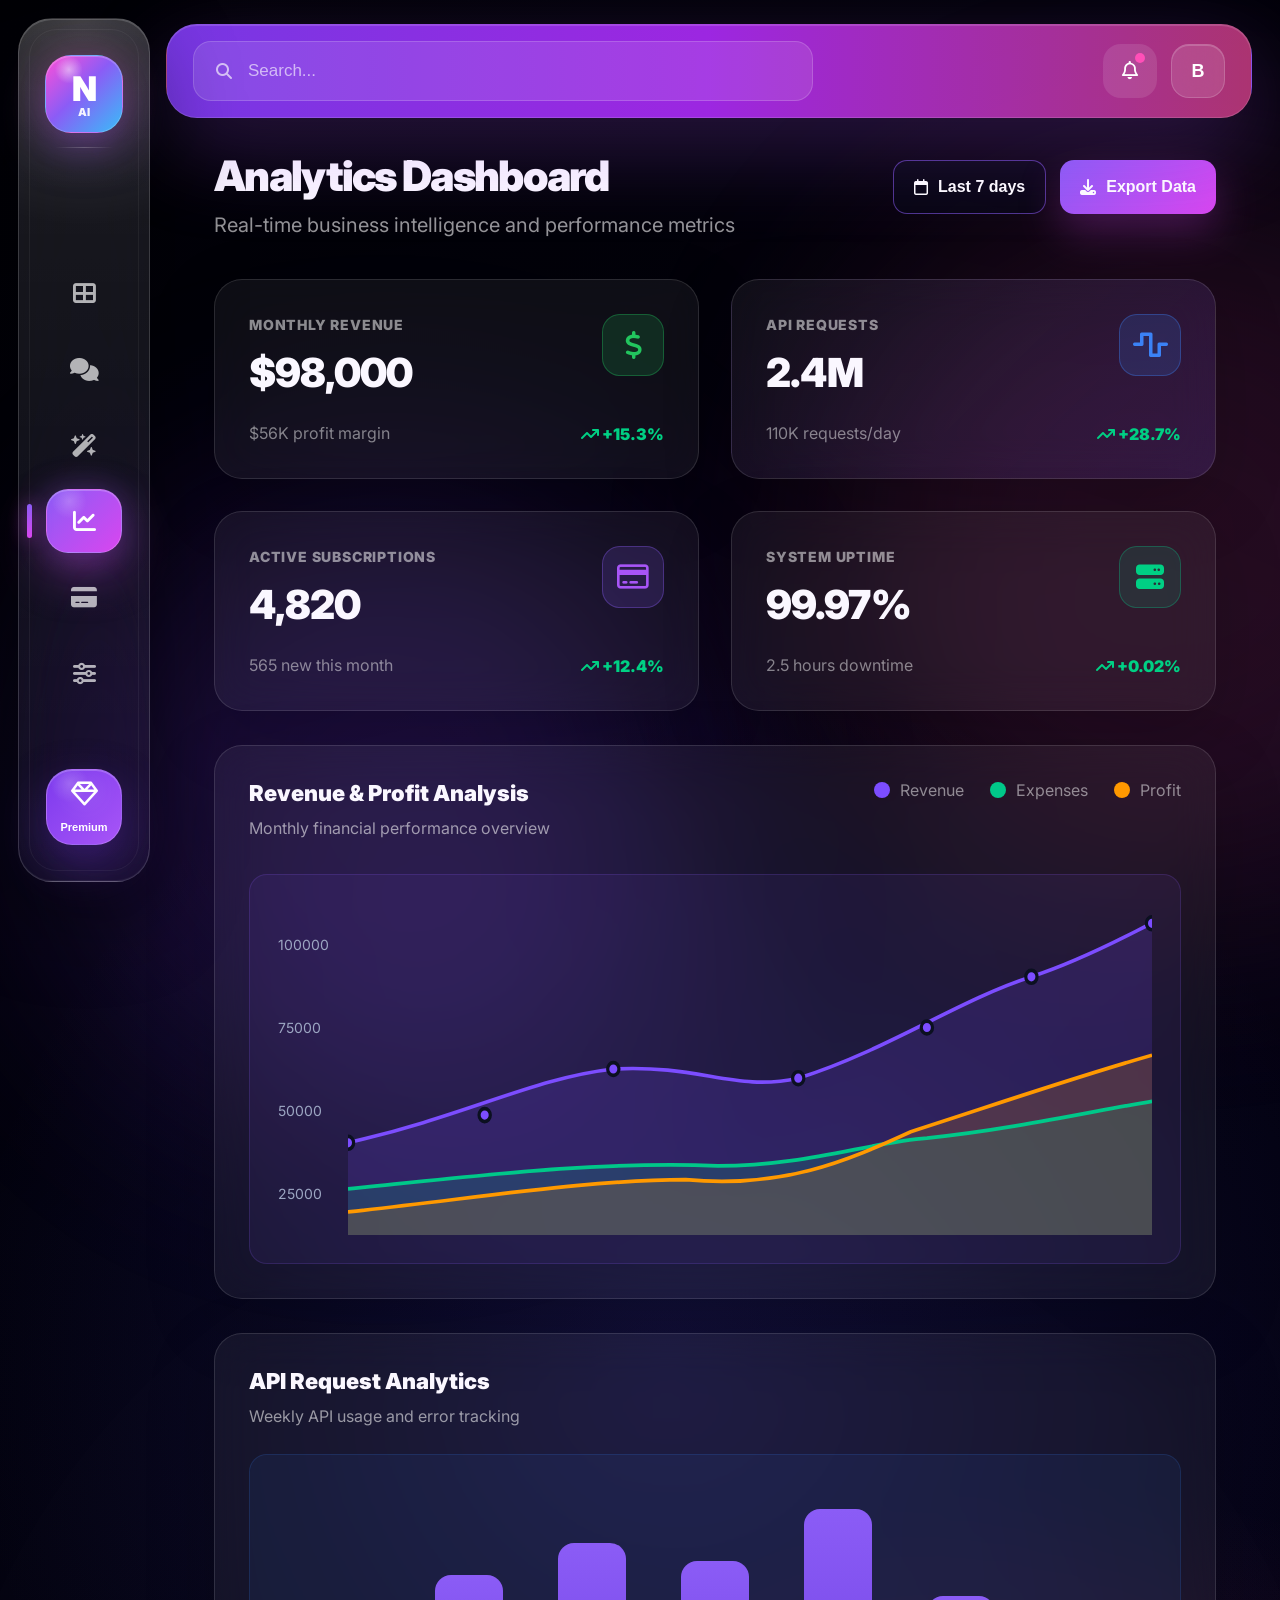
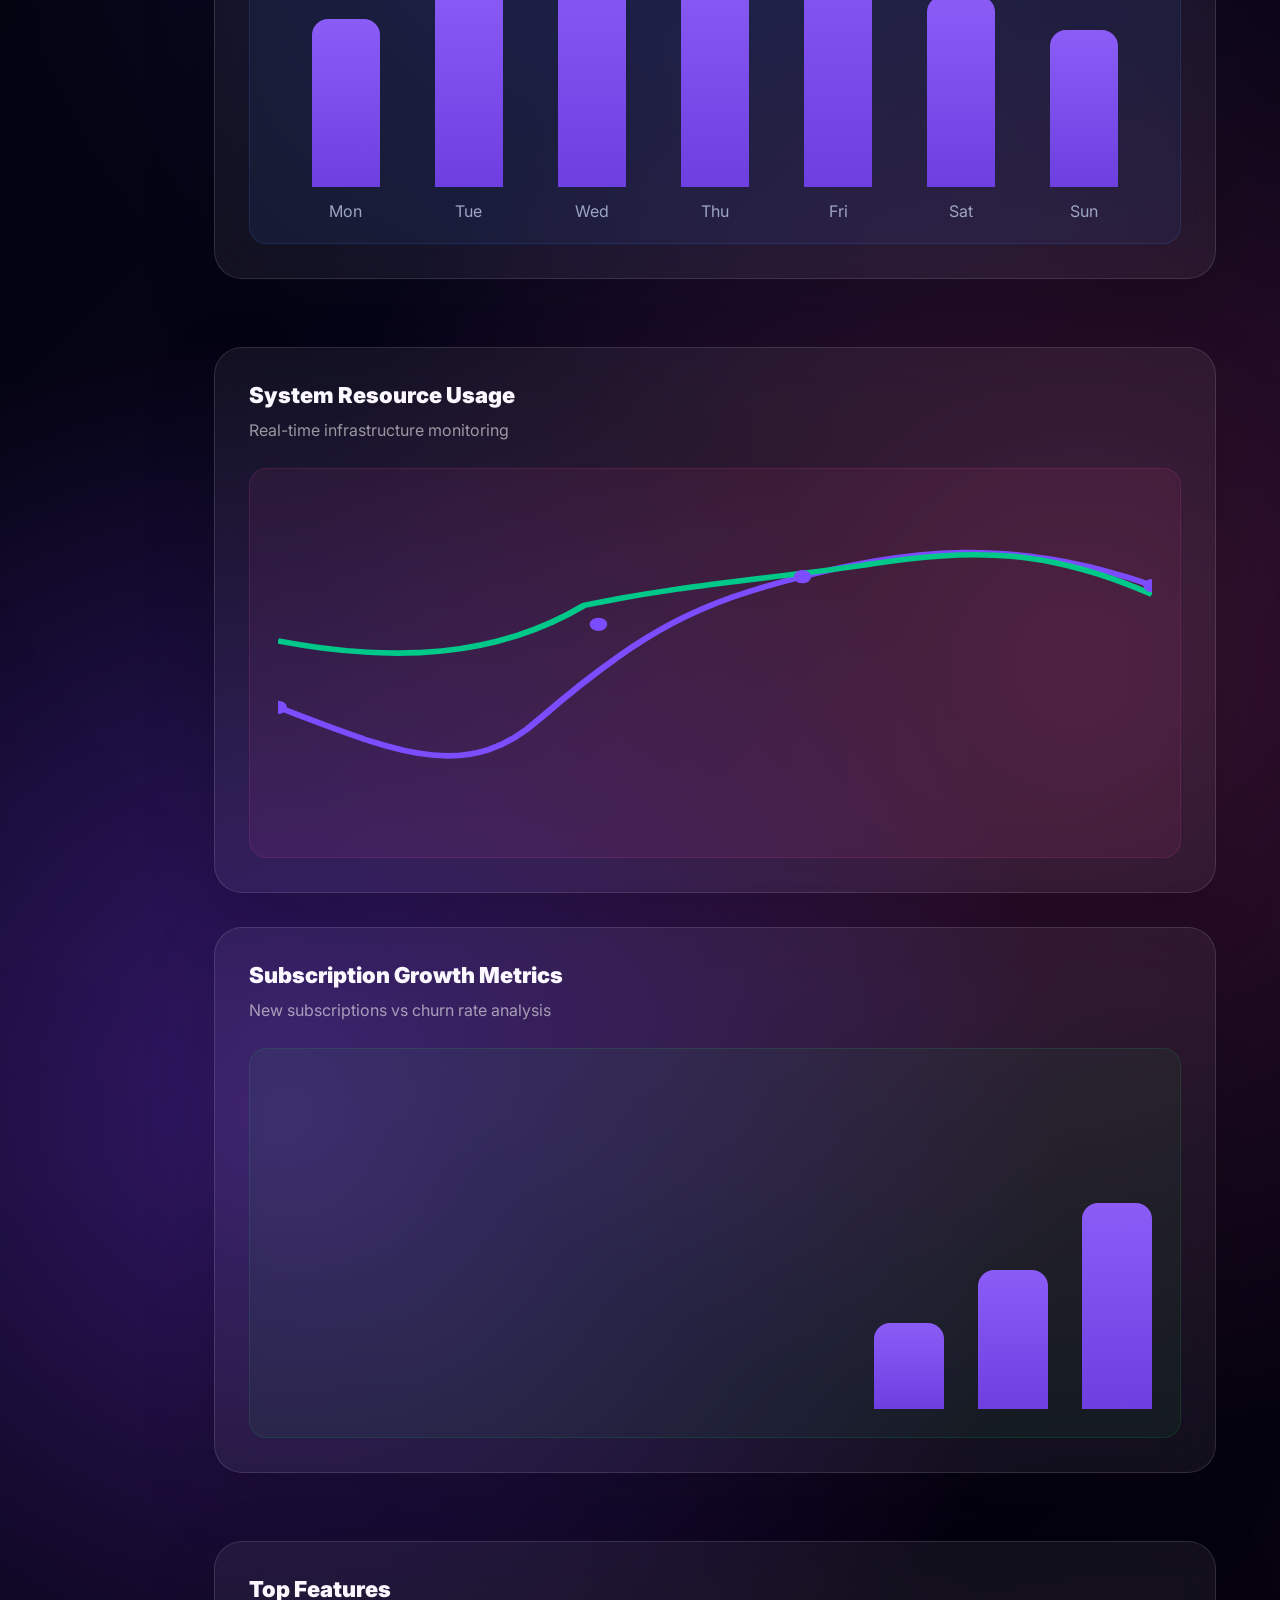
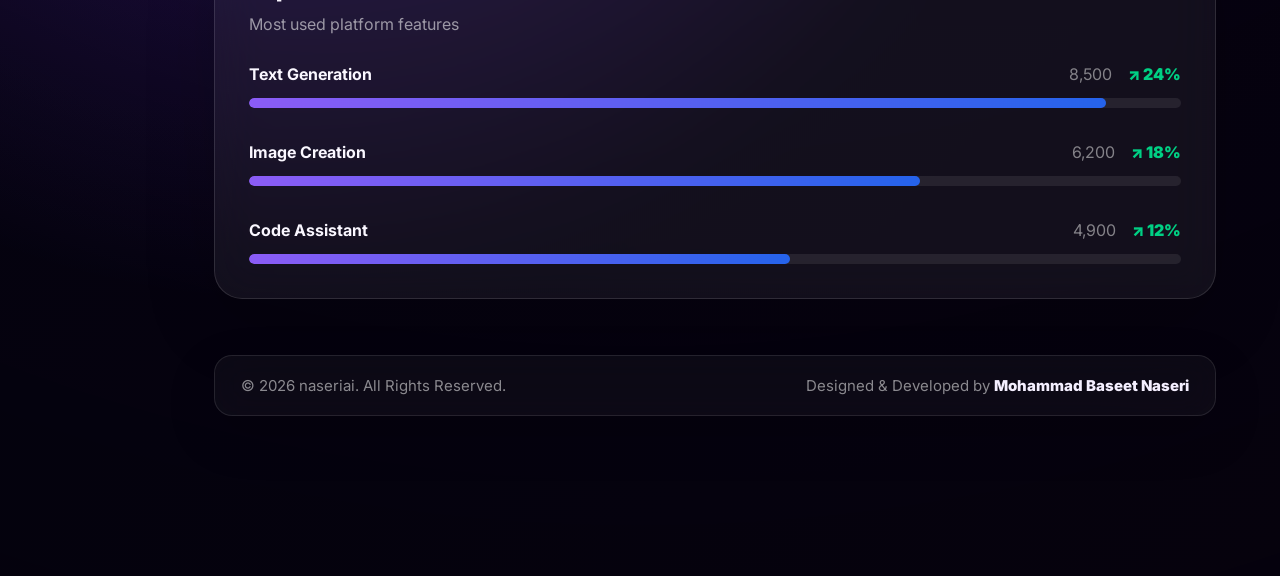
<file: analytics.html>
<!DOCTYPE html>
<html lang="en">
<head>
  <meta charset="UTF-8" />
  <meta name="viewport" content="width=device-width, initial-scale=1.0" />
  <title>NASERI AI - Analytics Dashboard</title>

  <link rel="stylesheet" href="css/style.css" />
  <link rel="stylesheet" href="css/analytics.css" />
  <link href="https://cdnjs.cloudflare.com/ajax/libs/font-awesome/6.5.2/css/all.min.css" rel="stylesheet">
  <link rel="stylesheet" href="css/global-chat-history.css" />
</head>

<body>
  <div class="analytics-app">
    <div class="analytics-grid-bg"></div>
    <div class="analytics-blob left"></div>
    <div class="analytics-blob right"></div>

    <aside class="sidebar">
      <div class="logo" onclick="safeHome()" title="Home">
        <strong>N</strong>
        <span>AI</span>
      </div>

      <nav class="nav">
        <button data-label="Dashboard" onclick="goPage('dashboard.html')"><i class="fa-solid fa-table-cells-large"></i><small>Dashboard</small></button>
        <button data-label="Chat" onclick="openGlobalChatHistory(event)"><i class="fa-solid fa-comments"></i><small>Chat</small></button>
        <button data-label="Content Tools" onclick="goPage('content-tools.html')"><i class="fa-solid fa-wand-magic-sparkles"></i><small>Content Tools</small></button>
        <button class="active" data-label="Analytics" onclick="goPage('analytics.html')"><i class="fa-solid fa-chart-line"></i><small>Analytics</small></button>
        <button data-label="Subscription" onclick="goPage('subscription.html')"><i class="fa-solid fa-credit-card"></i><small>Subscription</small></button>
        <button data-label="Settings" onclick="goPage('settings.html')"><i class="fa-solid fa-sliders"></i><small>Settings</small></button>
      </nav>

      <button class="premium">
        <i class="fa-regular fa-gem"></i>
        <small>Premium</small>
      </button>
    </aside>

    <header class="analytics-topbar">
      <button class="analytics-menu" id="mobileMenuBtn">
        <i class="fa-solid fa-bars"></i>
      </button>

      <div class="analytics-search">
        <i class="fa-solid fa-magnifying-glass"></i>
        <input type="text" placeholder="Search..." />
      </div>

      <div class="analytics-top-actions">
        <button class="icon-btn"><i class="fa-regular fa-bell"></i><span></span></button>
        <button class="avatar">B</button>
      </div>
    </header>

    <aside class="analytics-mobile-drawer" id="mobileDrawer">
      <div class="drawer-header">
        <div class="mobile-logo">
          <strong>N</strong>
          <span>AI</span>
        </div>

        <button id="closeMobileDrawer">
          <i class="fa-solid fa-xmark"></i>
        </button>
      </div>

      <div class="drawer-search">
        <i class="fa-solid fa-magnifying-glass"></i>
        <input type="text" placeholder="Search analytics..." />
      </div>

      <nav class="drawer-nav">
        <button onclick="goPage('dashboard.html')"><i class="fa-solid fa-table-cells-large"></i> Dashboard</button>
        <button onclick="openGlobalChatHistory(event)"><i class="fa-solid fa-comments"></i> Chat</button>
        <button onclick="goPage('content-tools.html')"><i class="fa-solid fa-wand-magic-sparkles"></i> Content Tools</button>
        <button class="active" onclick="goPage('analytics.html')"><i class="fa-solid fa-chart-line"></i> Analytics</button>
        <button onclick="goPage('subscription.html')"><i class="fa-solid fa-credit-card"></i> Subscription</button>
        <button onclick="goPage('settings.html')"><i class="fa-solid fa-sliders"></i> Settings</button>
      </nav>
    </aside>

    <div class="drawer-overlay" id="drawerOverlay"></div>

    <main class="analytics-main">
      <section class="analytics-title-row">
        <div>
          <h1>Analytics Dashboard</h1>
          <p>Real-time business intelligence and performance metrics</p>
        </div>

        <div class="analytics-actions">
          <button class="outline-btn">
            <i class="fa-regular fa-calendar"></i>
            Last 7 days
          </button>

          <button class="primary-btn" id="exportData">
            <i class="fa-solid fa-download"></i>
            Export Data
          </button>
        </div>
      </section>

      <section class="analytics-metrics">
        <article class="analytics-card">
          <div>
            <span>MONTHLY REVENUE</span>
            <strong>$98,000</strong>
            <p>$56K profit margin</p>
          </div>
          <div class="analytics-icon green"><i class="fa-solid fa-dollar-sign"></i></div>
          <small class="positive"><i class="fa-solid fa-arrow-trend-up"></i> +15.3%</small>
        </article>

        <article class="analytics-card purple">
          <div>
            <span>API REQUESTS</span>
            <strong>2.4M</strong>
            <p>110K requests/day</p>
          </div>
          <div class="analytics-icon blue"><i class="fa-solid fa-wave-square"></i></div>
          <small class="positive"><i class="fa-solid fa-arrow-trend-up"></i> +28.7%</small>
        </article>

        <article class="analytics-card">
          <div>
            <span>ACTIVE SUBSCRIPTIONS</span>
            <strong>4,820</strong>
            <p>565 new this month</p>
          </div>
          <div class="analytics-icon purple-icon"><i class="fa-regular fa-credit-card"></i></div>
          <small class="positive"><i class="fa-solid fa-arrow-trend-up"></i> +12.4%</small>
        </article>

        <article class="analytics-card">
          <div>
            <span>SYSTEM UPTIME</span>
            <strong>99.97%</strong>
            <p>2.5 hours downtime</p>
          </div>
          <div class="analytics-icon cyan"><i class="fa-solid fa-server"></i></div>
          <small class="positive"><i class="fa-solid fa-arrow-trend-up"></i> +0.02%</small>
        </article>
      </section>

      <section class="analytics-panel revenue-panel">
        <div class="analytics-panel-head">
          <div>
            <h2>Revenue & Profit Analysis</h2>
            <p>Monthly financial performance overview</p>
          </div>

          <div class="legend">
            <span><i class="rev"></i> Revenue</span>
            <span><i class="exp"></i> Expenses</span>
            <span><i class="prof"></i> Profit</span>
          </div>
        </div>

        <div class="interactive-chart" id="revenueChart">
          <div class="tooltip" id="chartTooltip">Jan — Revenue $44K</div>
          <div class="axis-y">
            <span>100000</span>
            <span>75000</span>
            <span>50000</span>
            <span>25000</span>
          </div>

          <svg viewBox="0 0 1000 360" preserveAspectRatio="none">
            <path class="area revenue-area" d="M0,260 C150,230 230,190 330,180 C440,175 480,205 560,190 C670,160 760,105 850,80 C920,60 980,30 1000,22 L1000,360 L0,360 Z"></path>
            <path class="area expenses-area" d="M0,310 C170,295 310,280 460,285 C570,285 645,260 720,255 C830,245 930,225 1000,215 L1000,360 L0,360 Z"></path>
            <path class="area profit-area" d="M0,335 C160,320 300,300 420,300 C540,310 620,280 700,248 C800,220 900,190 1000,165 L1000,360 L0,360 Z"></path>

            <path class="line revenue-line" d="M0,260 C150,230 230,190 330,180 C440,175 480,205 560,190 C670,160 760,105 850,80 C920,60 980,30 1000,22"></path>
            <path class="line expenses-line" d="M0,310 C170,295 310,280 460,285 C570,285 645,260 720,255 C830,245 930,225 1000,215"></path>
            <path class="line profit-line" d="M0,335 C160,320 300,300 420,300 C540,310 620,280 700,248 C800,220 900,190 1000,165"></path>

            <g class="chart-points">
              <circle data-month="Jan" data-revenue="$44K" cx="0" cy="260" r="7"></circle>
              <circle data-month="Feb" data-revenue="$52K" cx="170" cy="230" r="7"></circle>
              <circle data-month="Mar" data-revenue="$61K" cx="330" cy="180" r="7"></circle>
              <circle data-month="Apr" data-revenue="$58K" cx="560" cy="190" r="7"></circle>
              <circle data-month="May" data-revenue="$72K" cx="720" cy="135" r="7"></circle>
              <circle data-month="Jun" data-revenue="$86K" cx="850" cy="80" r="7"></circle>
              <circle data-month="Jul" data-revenue="$101K" cx="1000" cy="22" r="7"></circle>
            </g>
          </svg>
        </div>
      </section>

      <section class="analytics-two-grid">
        <article class="analytics-panel">
          <div class="analytics-panel-head">
            <div>
              <h2>API Request Analytics</h2>
              <p>Weekly API usage and error tracking</p>
            </div>
          </div>

          <div class="bar-widget">
            <div class="bar" style="height:58%"><span>Mon</span></div>
            <div class="bar" style="height:73%"><span>Tue</span></div>
            <div class="bar" style="height:84%"><span>Wed</span></div>
            <div class="bar" style="height:78%"><span>Thu</span></div>
            <div class="bar" style="height:96%"><span>Fri</span></div>
            <div class="bar" style="height:66%"><span>Sat</span></div>
            <div class="bar" style="height:54%"><span>Sun</span></div>
          </div>
        </article>

        <article class="analytics-panel">
          <div class="analytics-panel-head">
            <div>
              <h2>System Resource Usage</h2>
              <p>Real-time infrastructure monitoring</p>
            </div>
          </div>

          <div class="resource-chart">
            <svg viewBox="0 0 600 300" preserveAspectRatio="none">
              <path class="resource-purple" d="M0,190 C80,230 130,260 180,200 C250,120 290,95 360,72 C430,48 505,35 600,80"></path>
              <path class="resource-green" d="M0,130 C80,150 150,145 210,98 C275,80 330,75 400,62 C480,45 530,48 600,88"></path>
              <circle cx="0" cy="190" r="6"></circle>
              <circle cx="220" cy="115" r="6"></circle>
              <circle cx="360" cy="72" r="6"></circle>
              <circle cx="600" cy="80" r="6"></circle>
            </svg>
          </div>
        </article>
      </section>

      <section class="analytics-two-grid bottom">
        <article class="analytics-panel">
          <div class="analytics-panel-head">
            <div>
              <h2>Subscription Growth Metrics</h2>
              <p>New subscriptions vs churn rate analysis</p>
            </div>
          </div>

          <div class="growth-box">
            <div class="growth-bar small"></div>
            <div class="growth-bar medium"></div>
            <div class="growth-bar large"></div>
          </div>
        </article>

        <article class="analytics-panel features">
          <div class="analytics-panel-head">
            <div>
              <h2>Top Features</h2>
              <p>Most used platform features</p>
            </div>
          </div>

          <div class="feature-list">
            <div class="feature-row">
              <div><strong>Text Generation</strong><span>8,500</span><em>↗ 24%</em></div>
              <i><b style="width:92%"></b></i>
            </div>
            <div class="feature-row">
              <div><strong>Image Creation</strong><span>6,200</span><em>↗ 18%</em></div>
              <i><b style="width:72%"></b></i>
            </div>
            <div class="feature-row">
              <div><strong>Code Assistant</strong><span>4,900</span><em>↗ 12%</em></div>
              <i><b style="width:58%"></b></i>
            </div>
          </div>
        </article>
      </section>

      <footer class="site-footer">
        <span>© 2026 naseriai. All Rights Reserved.</span>
        <span>Designed &amp; Developed by <strong>Mohammad Baseet Naseri</strong></span>
      </footer>

    </main>
  </div>

  <script src="js/analytics.js"></script>
  
  <script src="js/safe-navigation.js"></script>
  <script src="js/professional-sidebar.js"></script>
  <script src="js/global-chat-history.js"></script>
  <script src="js/chat-navigation-guard.js"></script>
  <script src="js/spa-router.js"></script>
</body>
</html>
</file>
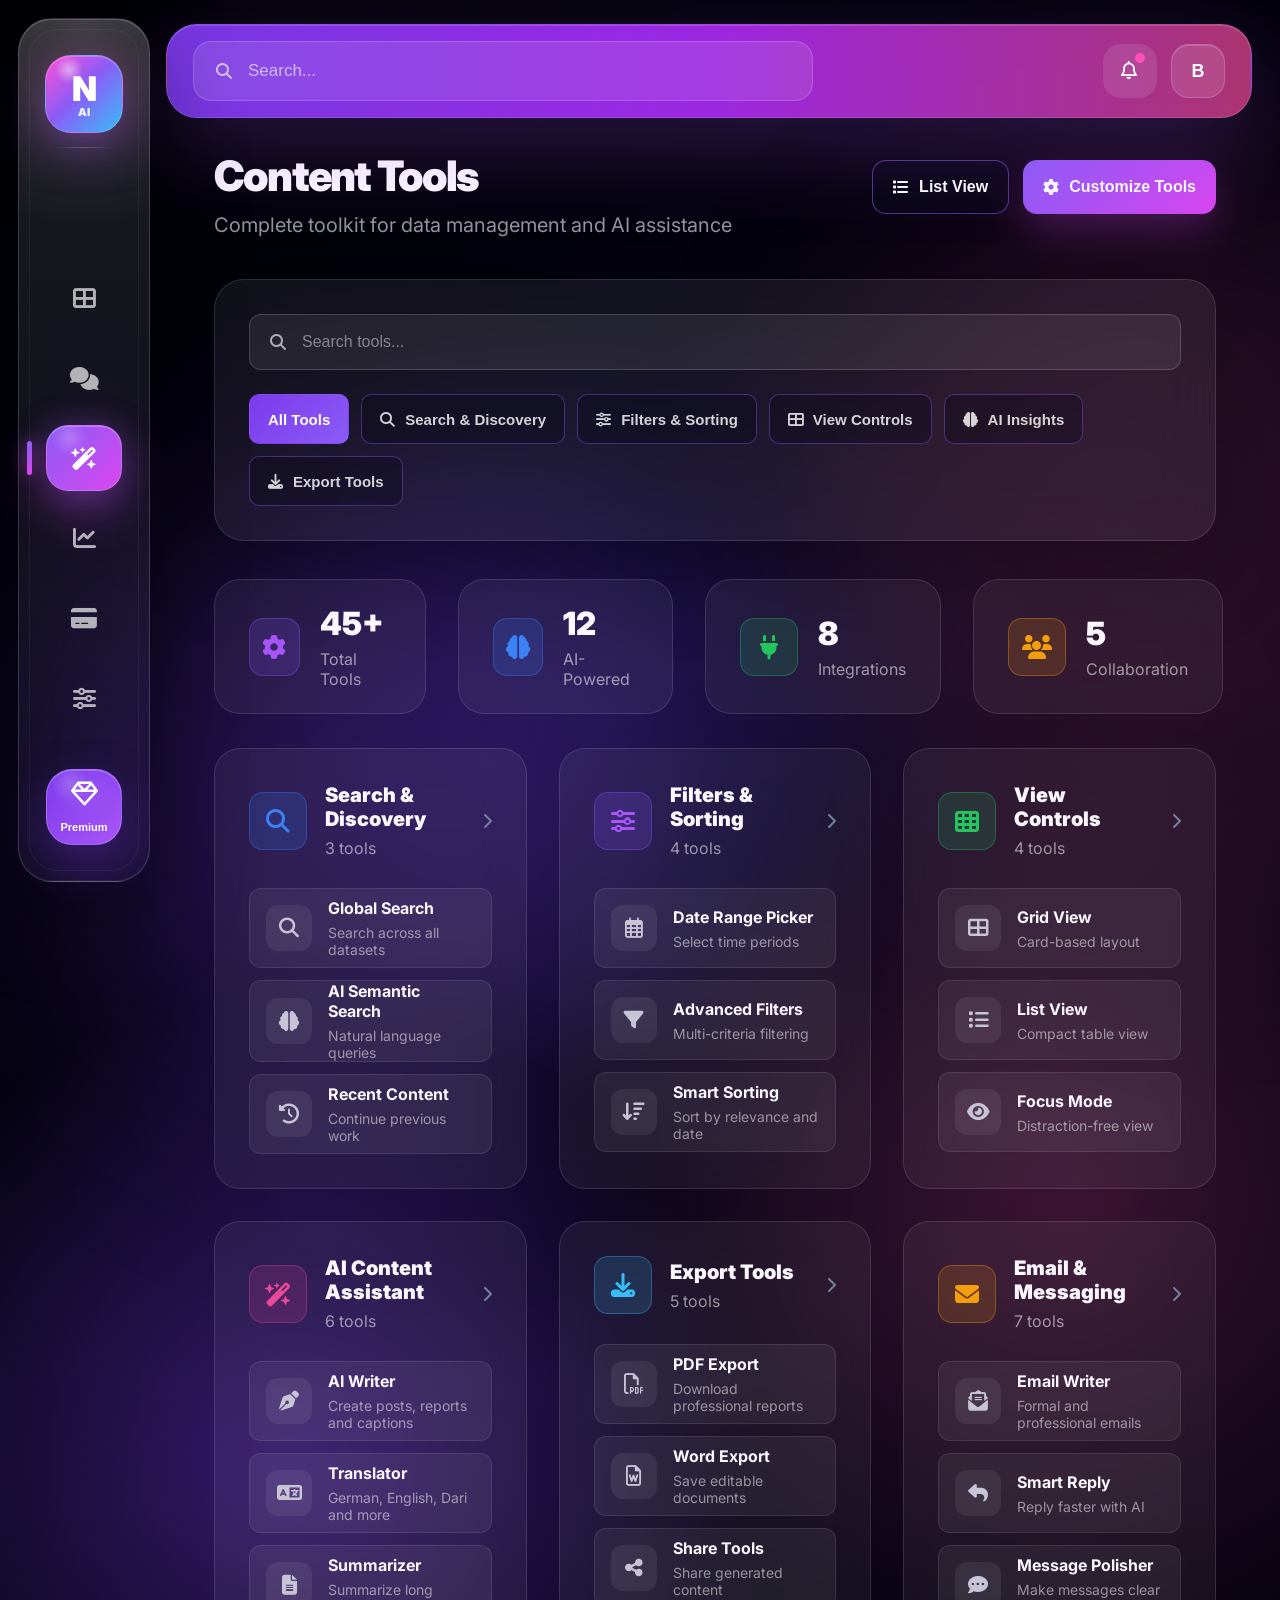
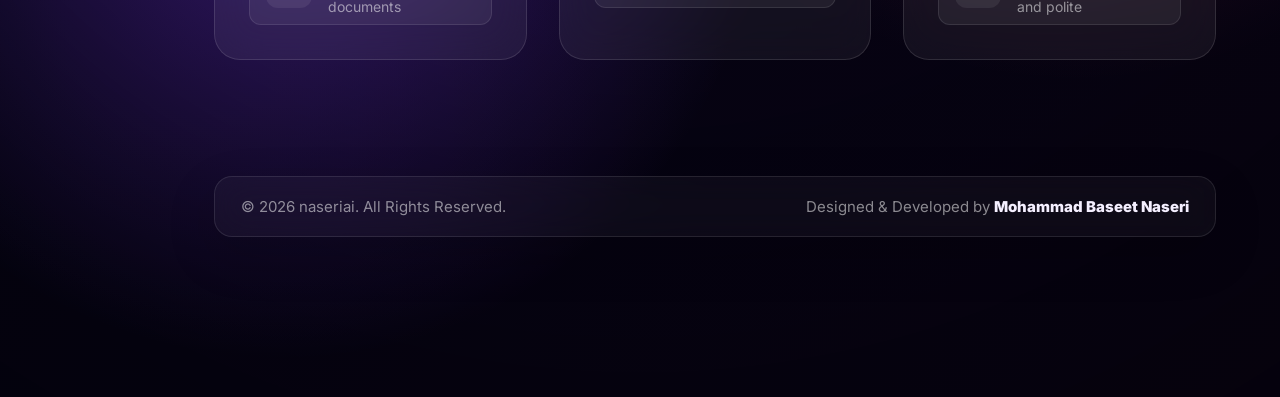
<file: content-tools.html>
<!DOCTYPE html>
<html lang="en">
<head>
  <meta charset="UTF-8" />
  <meta name="viewport" content="width=device-width, initial-scale=1.0" />
  <title>NASERI AI - Content Tools</title>

  <link rel="stylesheet" href="css/style.css" />
  <link rel="stylesheet" href="css/content-tools.css" />
  <link href="https://cdnjs.cloudflare.com/ajax/libs/font-awesome/6.5.2/css/all.min.css" rel="stylesheet">
  <link rel="stylesheet" href="css/global-chat-history.css" />
</head>

<body>
  <div class="content-app">
    <div class="content-grid"></div>
    <div class="content-blob left"></div>
    <div class="content-blob right"></div>

    <aside class="sidebar">
      <div class="logo" onclick="safeHome()" title="Home">
        <strong>N</strong>
        <span>AI</span>
      </div>

      <nav class="nav">
        <button data-label="Dashboard" onclick="goPage('dashboard.html')"><i class="fa-solid fa-table-cells-large"></i><small>Dashboard</small></button>
        <button data-label="Chat" onclick="openGlobalChatHistory(event)"><i class="fa-solid fa-comments"></i><small>Chat</small></button>
        <button class="active" data-label="Content Tools" onclick="goPage('content-tools.html')"><i class="fa-solid fa-wand-magic-sparkles"></i><small>Content Tools</small></button>
        <button data-label="Analytics" onclick="goPage('analytics.html')"><i class="fa-solid fa-chart-line"></i><small>Analytics</small></button>
        <button data-label="Subscription" onclick="goPage('subscription.html')"><i class="fa-solid fa-credit-card"></i><small>Subscription</small></button>
        <button data-label="Settings" onclick="goPage('settings.html')"><i class="fa-solid fa-sliders"></i><small>Settings</small></button>
      </nav>

      <button class="premium">
        <i class="fa-regular fa-gem"></i>
        <small>Premium</small>
      </button>
    </aside>

    <header class="content-topbar">
      <button class="content-menu" id="mobileMenuBtn">
        <i class="fa-solid fa-bars"></i>
      </button>

      <div class="content-search">
        <i class="fa-solid fa-magnifying-glass"></i>
        <input id="toolSearch" type="text" placeholder="Search..." />
      </div>

      <div class="content-top-actions">
        <button class="icon-btn"><i class="fa-regular fa-bell"></i><span></span></button>
        <button class="avatar">B</button>
      </div>
    </header>

    <aside class="content-mobile-drawer" id="mobileDrawer">
      <div class="drawer-header">
        <div class="mobile-logo">
          <strong>N</strong>
          <span>AI</span>
        </div>

        <button id="closeMobileDrawer">
          <i class="fa-solid fa-xmark"></i>
        </button>
      </div>

      <div class="drawer-search">
        <i class="fa-solid fa-magnifying-glass"></i>
        <input type="text" placeholder="Search tools..." />
      </div>

      <nav class="drawer-nav">
        <button onclick="goPage('dashboard.html')"><i class="fa-solid fa-table-cells-large"></i> Dashboard</button>
        <button onclick="openGlobalChatHistory(event)"><i class="fa-solid fa-comments"></i> Chat</button>
        <button class="active" onclick="goPage('content-tools.html')"><i class="fa-solid fa-wand-magic-sparkles"></i> Content Tools</button>
        <button onclick="goPage('analytics.html')"><i class="fa-solid fa-chart-line"></i> Analytics</button>
        <button onclick="goPage('subscription.html')"><i class="fa-solid fa-credit-card"></i> Subscription</button>
        <button onclick="goPage('settings.html')"><i class="fa-solid fa-sliders"></i> Settings</button>
      </nav>
    </aside>

    <div class="drawer-overlay" id="drawerOverlay"></div>

    <main class="content-main">
      <section class="content-title-row">
        <div>
          <h1>Content Tools</h1>
          <p>Complete toolkit for data management and AI assistance</p>
        </div>

        <div class="content-actions">
          <button class="outline-btn" id="listViewBtn">
            <i class="fa-solid fa-list"></i>
            List View
          </button>

          <button class="primary-btn">
            <i class="fa-solid fa-gear"></i>
            Customize Tools
          </button>
        </div>
      </section>

      <section class="tools-filter-panel">
        <div class="big-search">
          <i class="fa-solid fa-magnifying-glass"></i>
          <input id="bigToolSearch" type="text" placeholder="Search tools..." />
        </div>

        <div class="filter-tabs">
          <button class="active" data-filter="all">All Tools</button>
          <button data-filter="search"><i class="fa-solid fa-magnifying-glass"></i> Search & Discovery</button>
          <button data-filter="filters"><i class="fa-solid fa-sliders"></i> Filters & Sorting</button>
          <button data-filter="view"><i class="fa-solid fa-table-cells-large"></i> View Controls</button>
          <button data-filter="ai"><i class="fa-solid fa-brain"></i> AI Insights</button>
          <button data-filter="export"><i class="fa-solid fa-download"></i> Export Tools</button>
        </div>
      </section>

      <section class="stats-grid">
        <div class="stat-card">
          <div class="stat-icon purple"><i class="fa-solid fa-gear"></i></div>
          <div>
            <strong>45+</strong>
            <span>Total Tools</span>
          </div>
        </div>

        <div class="stat-card">
          <div class="stat-icon blue"><i class="fa-solid fa-brain"></i></div>
          <div>
            <strong>12</strong>
            <span>AI-Powered</span>
          </div>
        </div>

        <div class="stat-card">
          <div class="stat-icon green"><i class="fa-solid fa-plug"></i></div>
          <div>
            <strong>8</strong>
            <span>Integrations</span>
          </div>
        </div>

        <div class="stat-card">
          <div class="stat-icon amber"><i class="fa-solid fa-users"></i></div>
          <div>
            <strong>5</strong>
            <span>Collaboration</span>
          </div>
        </div>
      </section>

      <section class="tool-groups" id="toolGroups">
        <article class="group-card" data-category="search">
          <div class="group-head">
            <div class="group-icon blue"><i class="fa-solid fa-magnifying-glass"></i></div>
            <div>
              <h3>Search & Discovery</h3>
              <p>3 tools</p>
            </div>
            <i class="fa-solid fa-chevron-right"></i>
          </div>

          <div class="tool-list">
            <div class="tool-row">
              <span><i class="fa-solid fa-magnifying-glass"></i></span>
              <div><strong>Global Search</strong><p>Search across all datasets</p></div>
            </div>

            <div class="tool-row">
              <span><i class="fa-solid fa-brain"></i></span>
              <div><strong>AI Semantic Search</strong><p>Natural language queries</p></div>
            </div>

            <div class="tool-row">
              <span><i class="fa-solid fa-clock-rotate-left"></i></span>
              <div><strong>Recent Content</strong><p>Continue previous work</p></div>
            </div>
          </div>
        </article>

        <article class="group-card" data-category="filters">
          <div class="group-head">
            <div class="group-icon purple"><i class="fa-solid fa-sliders"></i></div>
            <div>
              <h3>Filters & Sorting</h3>
              <p>4 tools</p>
            </div>
            <i class="fa-solid fa-chevron-right"></i>
          </div>

          <div class="tool-list">
            <div class="tool-row">
              <span><i class="fa-regular fa-calendar-days"></i></span>
              <div><strong>Date Range Picker</strong><p>Select time periods</p></div>
            </div>

            <div class="tool-row">
              <span><i class="fa-solid fa-filter"></i></span>
              <div><strong>Advanced Filters</strong><p>Multi-criteria filtering</p></div>
            </div>

            <div class="tool-row">
              <span><i class="fa-solid fa-arrow-down-wide-short"></i></span>
              <div><strong>Smart Sorting</strong><p>Sort by relevance and date</p></div>
            </div>
          </div>
        </article>

        <article class="group-card" data-category="view">
          <div class="group-head">
            <div class="group-icon green"><i class="fa-solid fa-table-cells"></i></div>
            <div>
              <h3>View Controls</h3>
              <p>4 tools</p>
            </div>
            <i class="fa-solid fa-chevron-right"></i>
          </div>

          <div class="tool-list">
            <div class="tool-row">
              <span><i class="fa-solid fa-table-cells-large"></i></span>
              <div><strong>Grid View</strong><p>Card-based layout</p></div>
            </div>

            <div class="tool-row">
              <span><i class="fa-solid fa-list"></i></span>
              <div><strong>List View</strong><p>Compact table view</p></div>
            </div>

            <div class="tool-row">
              <span><i class="fa-solid fa-eye"></i></span>
              <div><strong>Focus Mode</strong><p>Distraction-free view</p></div>
            </div>
          </div>
        </article>

        <article class="group-card" data-category="ai">
          <div class="group-head">
            <div class="group-icon pink"><i class="fa-solid fa-wand-magic-sparkles"></i></div>
            <div>
              <h3>AI Content Assistant</h3>
              <p>6 tools</p>
            </div>
            <i class="fa-solid fa-chevron-right"></i>
          </div>

          <div class="tool-list">
            <div class="tool-row">
              <span><i class="fa-solid fa-pen-nib"></i></span>
              <div><strong>AI Writer</strong><p>Create posts, reports and captions</p></div>
            </div>

            <div class="tool-row">
              <span><i class="fa-solid fa-language"></i></span>
              <div><strong>Translator</strong><p>German, English, Dari and more</p></div>
            </div>

            <div class="tool-row">
              <span><i class="fa-solid fa-file-lines"></i></span>
              <div><strong>Summarizer</strong><p>Summarize long documents</p></div>
            </div>
          </div>
        </article>

        <article class="group-card" data-category="export">
          <div class="group-head">
            <div class="group-icon cyan"><i class="fa-solid fa-download"></i></div>
            <div>
              <h3>Export Tools</h3>
              <p>5 tools</p>
            </div>
            <i class="fa-solid fa-chevron-right"></i>
          </div>

          <div class="tool-list">
            <div class="tool-row">
              <span><i class="fa-regular fa-file-pdf"></i></span>
              <div><strong>PDF Export</strong><p>Download professional reports</p></div>
            </div>

            <div class="tool-row">
              <span><i class="fa-regular fa-file-word"></i></span>
              <div><strong>Word Export</strong><p>Save editable documents</p></div>
            </div>

            <div class="tool-row">
              <span><i class="fa-solid fa-share-nodes"></i></span>
              <div><strong>Share Tools</strong><p>Share generated content</p></div>
            </div>
          </div>
        </article>

        <article class="group-card" data-category="ai">
          <div class="group-head">
            <div class="group-icon amber"><i class="fa-solid fa-envelope"></i></div>
            <div>
              <h3>Email & Messaging</h3>
              <p>7 tools</p>
            </div>
            <i class="fa-solid fa-chevron-right"></i>
          </div>

          <div class="tool-list">
            <div class="tool-row">
              <span><i class="fa-solid fa-envelope-open-text"></i></span>
              <div><strong>Email Writer</strong><p>Formal and professional emails</p></div>
            </div>

            <div class="tool-row">
              <span><i class="fa-solid fa-reply"></i></span>
              <div><strong>Smart Reply</strong><p>Reply faster with AI</p></div>
            </div>

            <div class="tool-row">
              <span><i class="fa-solid fa-comment-dots"></i></span>
              <div><strong>Message Polisher</strong><p>Make messages clear and polite</p></div>
            </div>
          </div>
        </article>
      </section>

      <footer class="site-footer">
        <span>© 2026 naseriai. All Rights Reserved.</span>
        <span>Designed &amp; Developed by <strong>Mohammad Baseet Naseri</strong></span>
      </footer>

    </main>
  </div>

  <script src="js/content-tools.js"></script>

  <script src="js/safe-navigation.js"></script>
  <script src="js/professional-sidebar.js"></script>
  <script src="js/global-chat-history.js"></script>
  <script src="js/chat-navigation-guard.js"></script>
  <script src="js/spa-router.js"></script>
</body>
</html>
</file>
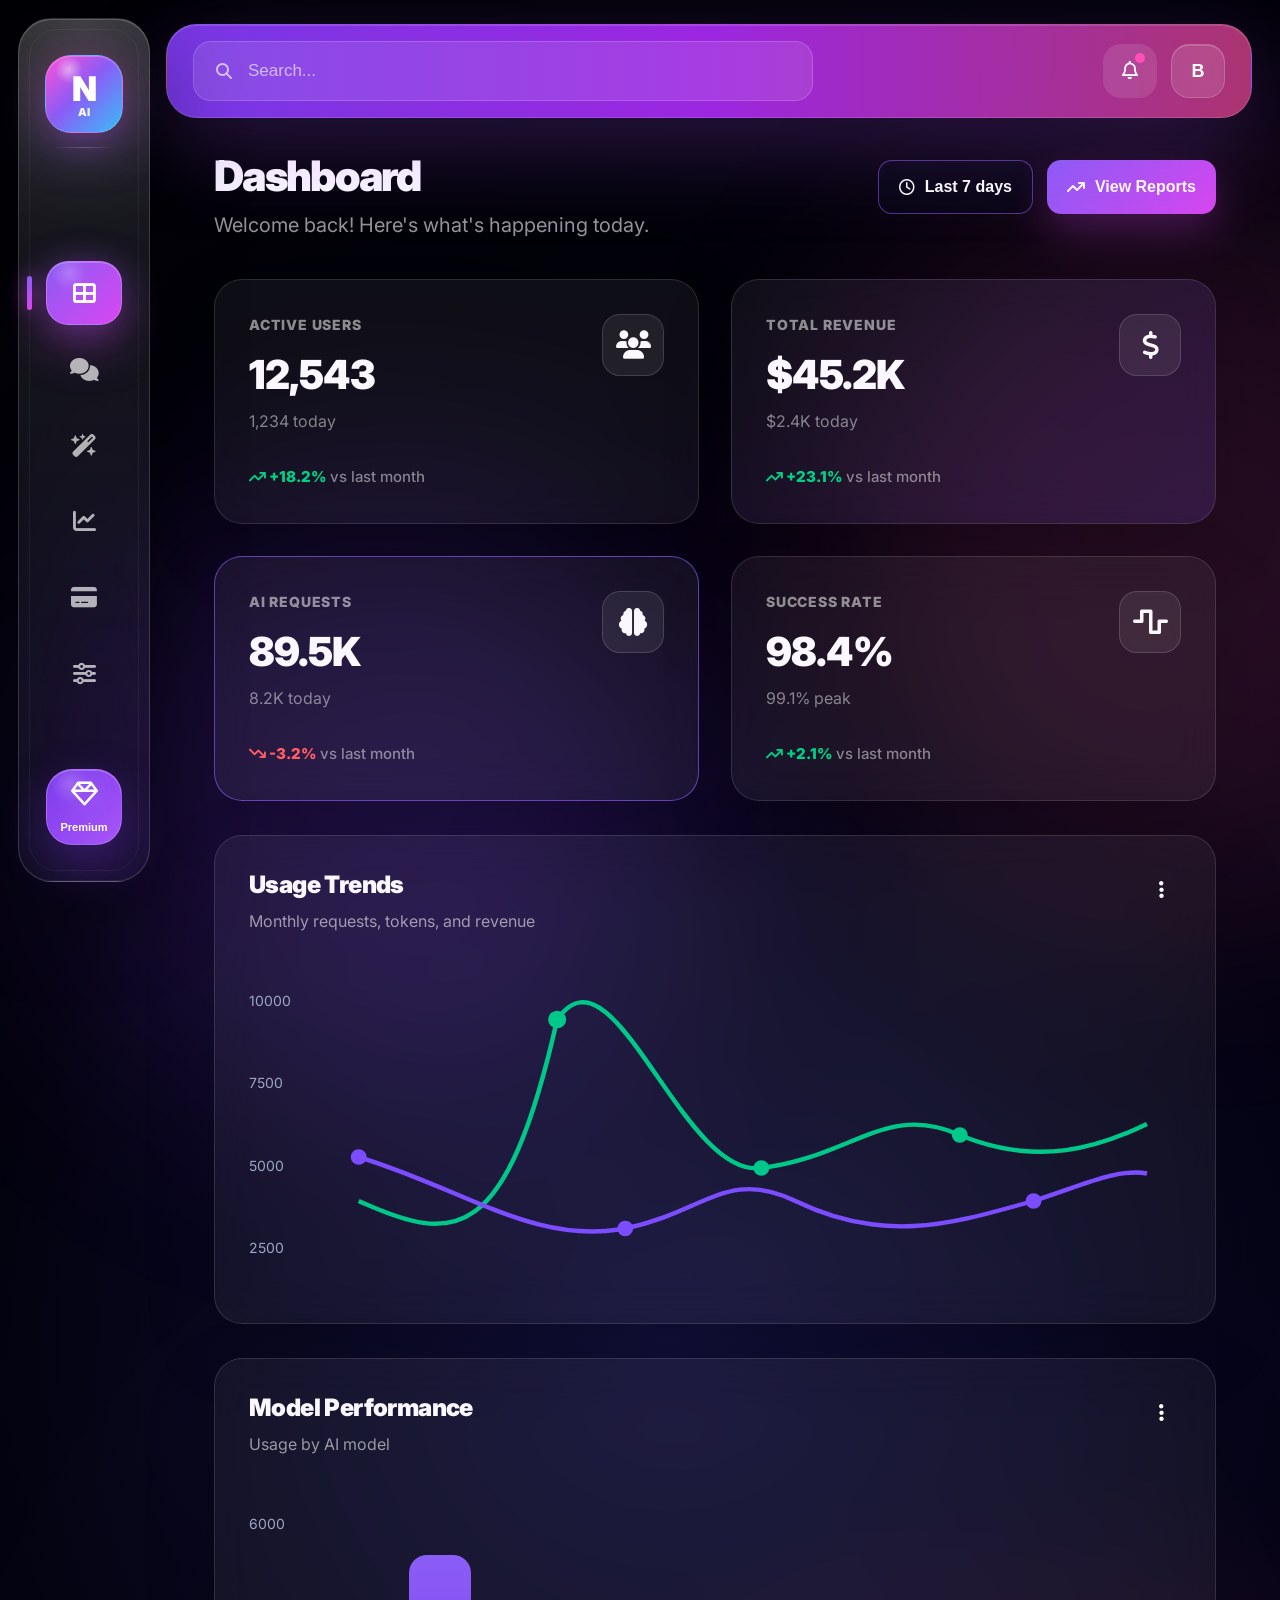
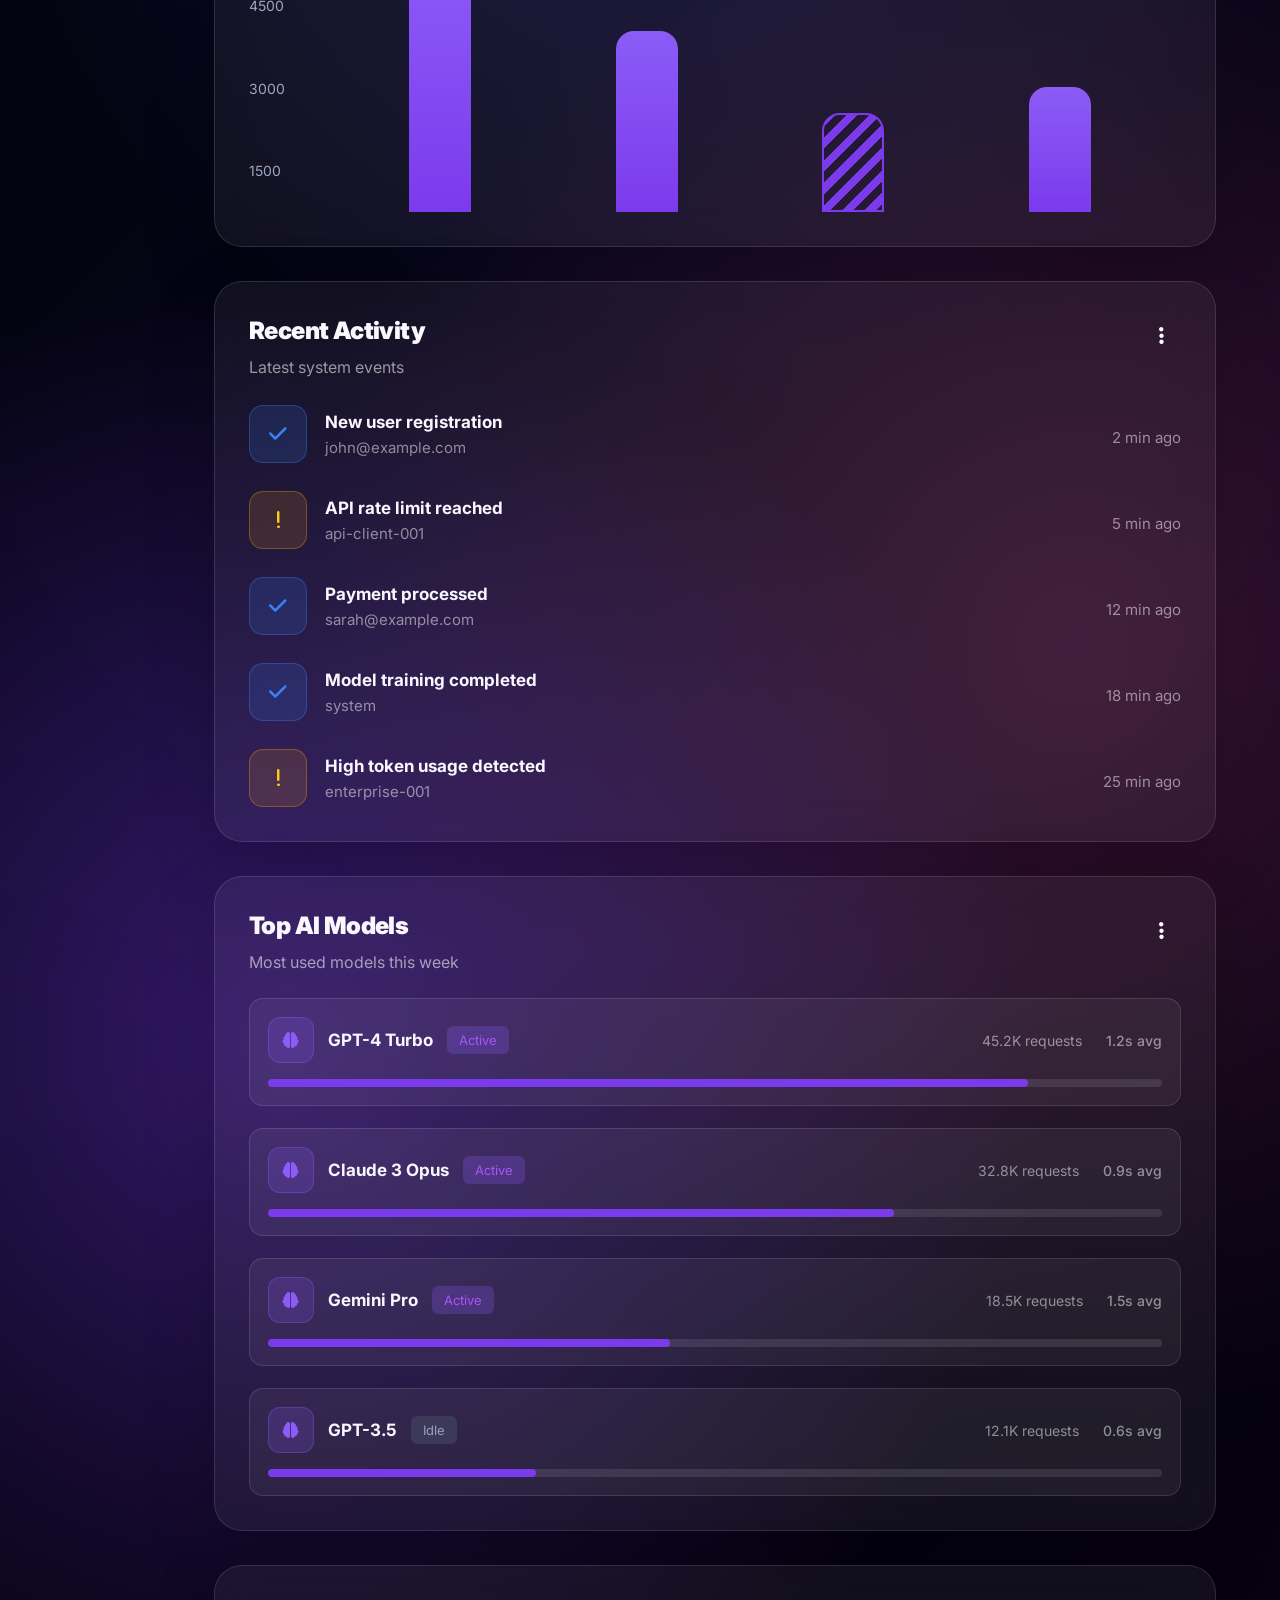
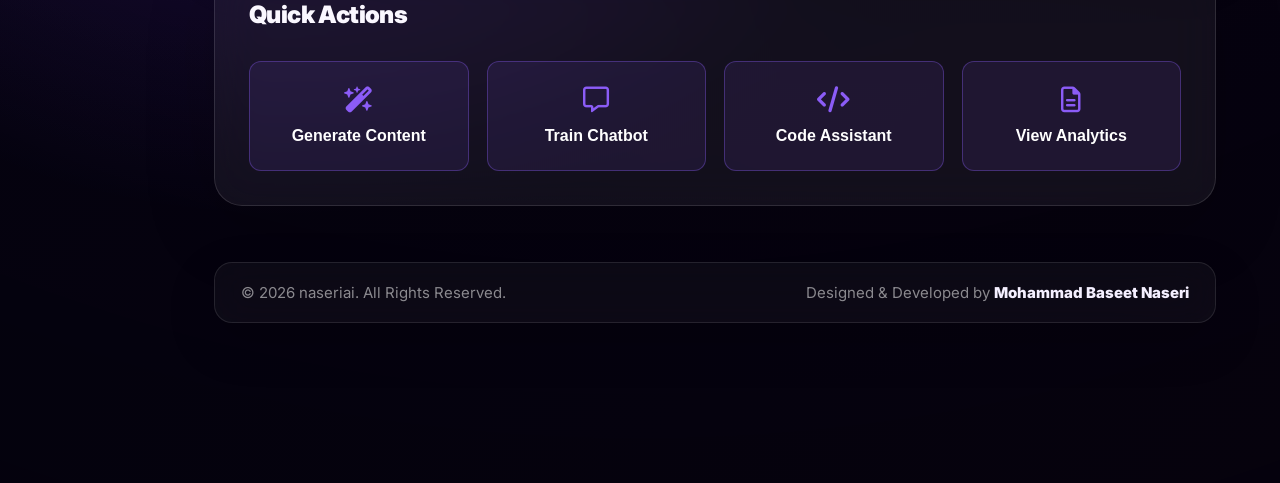
<file: dashboard.html>
<!DOCTYPE html>
<html lang="en">
<head>
  <meta charset="UTF-8" />
  <meta name="viewport" content="width=device-width, initial-scale=1.0" />
  <title>NASERI AI - Dashboard</title>

  <link rel="stylesheet" href="css/style.css" />
  <link rel="stylesheet" href="css/dashboard.css" />
  <link href="https://cdnjs.cloudflare.com/ajax/libs/font-awesome/6.5.2/css/all.min.css" rel="stylesheet">
  <link rel="stylesheet" href="css/global-chat-history.css" />
</head>

<body>
  <div class="dashboard-app">
    <div class="dash-grid"></div>
    <div class="dash-blob left"></div>
    <div class="dash-blob right"></div>

    <aside class="sidebar">
      <div class="logo" onclick="safeHome()" title="Home">
        <strong>N</strong>
        <span>AI</span>
      </div>

      <nav class="nav">
        <button class="active" data-label="Dashboard" onclick="goPage('dashboard.html')"><i class="fa-solid fa-table-cells-large"></i><small>Dashboard</small></button>
        <button data-label="Chat" onclick="openGlobalChatHistory(event)"><i class="fa-solid fa-comments"></i><small>Chat</small></button>
        <button data-label="Content Tools" onclick="goPage('content-tools.html')"><i class="fa-solid fa-wand-magic-sparkles"></i><small>Content Tools</small></button>
        <button data-label="Analytics" onclick="goPage('analytics.html')"><i class="fa-solid fa-chart-line"></i><small>Analytics</small></button>
        <button data-label="Subscription" onclick="goPage('subscription.html')"><i class="fa-solid fa-credit-card"></i><small>Subscription</small></button>
        <button data-label="Settings" onclick="goPage('settings.html')"><i class="fa-solid fa-sliders"></i><small>Settings</small></button>
      </nav>

      <button class="premium">
        <i class="fa-regular fa-gem"></i>
        <small>Premium</small>
      </button>
    </aside>

    <header class="dash-topbar">
      <button class="dash-menu" id="mobileMenuBtn">
        <i class="fa-solid fa-bars"></i>
      </button>

      <div class="dash-search">
        <i class="fa-solid fa-magnifying-glass"></i>
        <input type="text" placeholder="Search..." />
      </div>

      <div class="dash-top-actions">
        <button class="icon-btn"><i class="fa-regular fa-bell"></i><span></span></button>
        <button class="avatar">B</button>
      </div>
    </header>

    <aside class="dash-mobile-drawer" id="mobileDrawer">
      <div class="drawer-header">
        <div class="mobile-logo">
          <strong>N</strong>
          <span>AI</span>
        </div>

        <button id="closeMobileDrawer">
          <i class="fa-solid fa-xmark"></i>
        </button>
      </div>

      <div class="drawer-search">
        <i class="fa-solid fa-magnifying-glass"></i>
        <input type="text" placeholder="Search dashboard..." />
      </div>

      <nav class="drawer-nav">
        <button class="active" onclick="goPage('dashboard.html')"><i class="fa-solid fa-table-cells-large"></i> Dashboard</button>
        <button onclick="openGlobalChatHistory(event)"><i class="fa-solid fa-comments"></i> Chat</button>
        <button onclick="goPage('content-tools.html')"><i class="fa-solid fa-wand-magic-sparkles"></i> Content Tools</button>
        <button onclick="goPage('analytics.html')"><i class="fa-solid fa-chart-line"></i> Analytics</button>
        <button onclick="goPage('subscription.html')"><i class="fa-solid fa-credit-card"></i> Subscription</button>
        <button onclick="goPage('settings.html')"><i class="fa-solid fa-sliders"></i> Settings</button>
      </nav>
    </aside>

    <div class="drawer-overlay" id="drawerOverlay"></div>

    <main class="dashboard-main">
      <section class="dashboard-title-row">
        <div>
          <h1>Dashboard</h1>
          <p>Welcome back! Here's what's happening today.</p>
        </div>

        <div class="dashboard-actions">
          <button class="outline-btn">
            <i class="fa-regular fa-clock"></i>
            Last 7 days
          </button>

          <button class="primary-btn">
            <i class="fa-solid fa-arrow-trend-up"></i>
            View Reports
          </button>
        </div>
      </section>

      <section class="metrics-grid">
        <article class="metric-card">
          <div>
            <span>ACTIVE USERS</span>
            <strong>12,543</strong>
            <p>1,234 today</p>
            <small class="up"><i class="fa-solid fa-arrow-trend-up"></i> +18.2% <em>vs last month</em></small>
          </div>
          <div class="metric-icon"><i class="fa-solid fa-users"></i></div>
        </article>

        <article class="metric-card purple">
          <div>
            <span>TOTAL REVENUE</span>
            <strong>$45.2K</strong>
            <p>$2.4K today</p>
            <small class="up"><i class="fa-solid fa-arrow-trend-up"></i> +23.1% <em>vs last month</em></small>
          </div>
          <div class="metric-icon"><i class="fa-solid fa-dollar-sign"></i></div>
        </article>

        <article class="metric-card active-border">
          <div>
            <span>AI REQUESTS</span>
            <strong>89.5K</strong>
            <p>8.2K today</p>
            <small class="down"><i class="fa-solid fa-arrow-trend-down"></i> -3.2% <em>vs last month</em></small>
          </div>
          <div class="metric-icon"><i class="fa-solid fa-brain"></i></div>
        </article>

        <article class="metric-card">
          <div>
            <span>SUCCESS RATE</span>
            <strong>98.4%</strong>
            <p>99.1% peak</p>
            <small class="up"><i class="fa-solid fa-arrow-trend-up"></i> +2.1% <em>vs last month</em></small>
          </div>
          <div class="metric-icon"><i class="fa-solid fa-wave-square"></i></div>
        </article>
      </section>

      <section class="charts-grid">
        <article class="dash-panel large">
          <div class="panel-header">
            <div>
              <h2>Usage Trends</h2>
              <p>Monthly requests, tokens, and revenue</p>
            </div>
            <button><i class="fa-solid fa-ellipsis-vertical"></i></button>
          </div>

          <div class="line-chart">
            <div class="chart-y">
              <span>10000</span>
              <span>7500</span>
              <span>5000</span>
              <span>2500</span>
            </div>
            <svg viewBox="0 0 760 300" preserveAspectRatio="none">
              <path class="green-line" d="M35,220 C120,260 165,260 210,55 C260,-20 320,200 390,190 C470,180 500,130 565,160 C635,190 690,170 730,150"></path>
              <path class="purple-line" d="M35,180 C130,210 190,260 270,245 C340,230 360,190 420,220 C500,260 560,240 630,220 C675,205 705,190 730,195"></path>

              <circle class="green-dot" cx="210" cy="55" r="8"></circle>
              <circle class="green-dot" cx="390" cy="190" r="7"></circle>
              <circle class="green-dot" cx="565" cy="160" r="7"></circle>
              <circle class="purple-dot" cx="35" cy="180" r="7"></circle>
              <circle class="purple-dot" cx="270" cy="245" r="7"></circle>
              <circle class="purple-dot" cx="630" cy="220" r="7"></circle>
            </svg>
          </div>
        </article>

        <article class="dash-panel">
          <div class="panel-header">
            <div>
              <h2>Model Performance</h2>
              <p>Usage by AI model</p>
            </div>
            <button><i class="fa-solid fa-ellipsis-vertical"></i></button>
          </div>

          <div class="bar-chart">
            <div class="bar-y">
              <span>6000</span>
              <span>4500</span>
              <span>3000</span>
              <span>1500</span>
            </div>

            <div class="bars">
              <div class="bar" style="height:78%"></div>
              <div class="bar" style="height:55%"></div>
              <div class="bar striped" style="height:30%"></div>
              <div class="bar" style="height:38%"></div>
            </div>
          </div>
        </article>
      </section>

      <section class="bottom-grid">
        <article class="dash-panel activity-panel">
          <div class="panel-header">
            <div>
              <h2>Recent Activity</h2>
              <p>Latest system events</p>
            </div>
            <button><i class="fa-solid fa-ellipsis-vertical"></i></button>
          </div>

          <div class="activity-list">
            <div class="activity-item">
              <span class="activity-icon blue"><i class="fa-solid fa-check"></i></span>
              <div><strong>New user registration</strong><p>john@example.com</p></div>
              <time>2 min ago</time>
            </div>

            <div class="activity-item">
              <span class="activity-icon amber"><i class="fa-solid fa-exclamation"></i></span>
              <div><strong>API rate limit reached</strong><p>api-client-001</p></div>
              <time>5 min ago</time>
            </div>

            <div class="activity-item">
              <span class="activity-icon blue"><i class="fa-solid fa-check"></i></span>
              <div><strong>Payment processed</strong><p>sarah@example.com</p></div>
              <time>12 min ago</time>
            </div>

            <div class="activity-item">
              <span class="activity-icon blue"><i class="fa-solid fa-check"></i></span>
              <div><strong>Model training completed</strong><p>system</p></div>
              <time>18 min ago</time>
            </div>

            <div class="activity-item">
              <span class="activity-icon amber"><i class="fa-solid fa-exclamation"></i></span>
              <div><strong>High token usage detected</strong><p>enterprise-001</p></div>
              <time>25 min ago</time>
            </div>
          </div>
        </article>

        <article class="dash-panel models-panel">
          <div class="panel-header">
            <div>
              <h2>Top AI Models</h2>
              <p>Most used models this week</p>
            </div>
            <button><i class="fa-solid fa-ellipsis-vertical"></i></button>
          </div>

          <div class="model-list">
            <div class="model-row">
              <div class="model-top">
                <div class="model-name">
                  <span><i class="fa-solid fa-brain"></i></span>
                  <strong>GPT-4 Turbo</strong>
                  <em>Active</em>
                </div>
                <p>45.2K requests <b>1.2s avg</b></p>
              </div>
              <div class="progress"><i style="width:85%"></i></div>
            </div>

            <div class="model-row">
              <div class="model-top">
                <div class="model-name">
                  <span><i class="fa-solid fa-brain"></i></span>
                  <strong>Claude 3 Opus</strong>
                  <em>Active</em>
                </div>
                <p>32.8K requests <b>0.9s avg</b></p>
              </div>
              <div class="progress"><i style="width:70%"></i></div>
            </div>

            <div class="model-row">
              <div class="model-top">
                <div class="model-name">
                  <span><i class="fa-solid fa-brain"></i></span>
                  <strong>Gemini Pro</strong>
                  <em>Active</em>
                </div>
                <p>18.5K requests <b>1.5s avg</b></p>
              </div>
              <div class="progress"><i style="width:45%"></i></div>
            </div>

            <div class="model-row">
              <div class="model-top">
                <div class="model-name">
                  <span><i class="fa-solid fa-brain"></i></span>
                  <strong>GPT-3.5</strong>
                  <em class="idle">Idle</em>
                </div>
                <p>12.1K requests <b>0.6s avg</b></p>
              </div>
              <div class="progress"><i style="width:30%"></i></div>
            </div>
          </div>
        </article>
      </section>

      <section class="quick-actions">
        <h2>Quick Actions</h2>

        <div class="quick-grid">
          <button onclick="goPage('content-tools.html')">
            <i class="fa-solid fa-wand-magic-sparkles"></i>
            Generate Content
          </button>

          <button onclick="goPage('index.html')">
            <i class="fa-regular fa-message"></i>
            Train Chatbot
          </button>

          <button>
            <i class="fa-solid fa-code"></i>
            Code Assistant
          </button>

          <button>
            <i class="fa-regular fa-file-lines"></i>
            View Analytics
          </button>
        </div>
      </section>

      <footer class="site-footer">
        <span>© 2026 naseriai. All Rights Reserved.</span>
        <span>Designed &amp; Developed by <strong>Mohammad Baseet Naseri</strong></span>
      </footer>

    </main>
  </div>

  <script src="js/dashboard.js"></script>

  <script src="js/safe-navigation.js"></script>
  <script src="js/professional-sidebar.js"></script>
  <script src="js/global-chat-history.js"></script>
  <script src="js/chat-navigation-guard.js"></script>
  <script src="js/spa-router.js"></script>
</body>
</html>
</file>
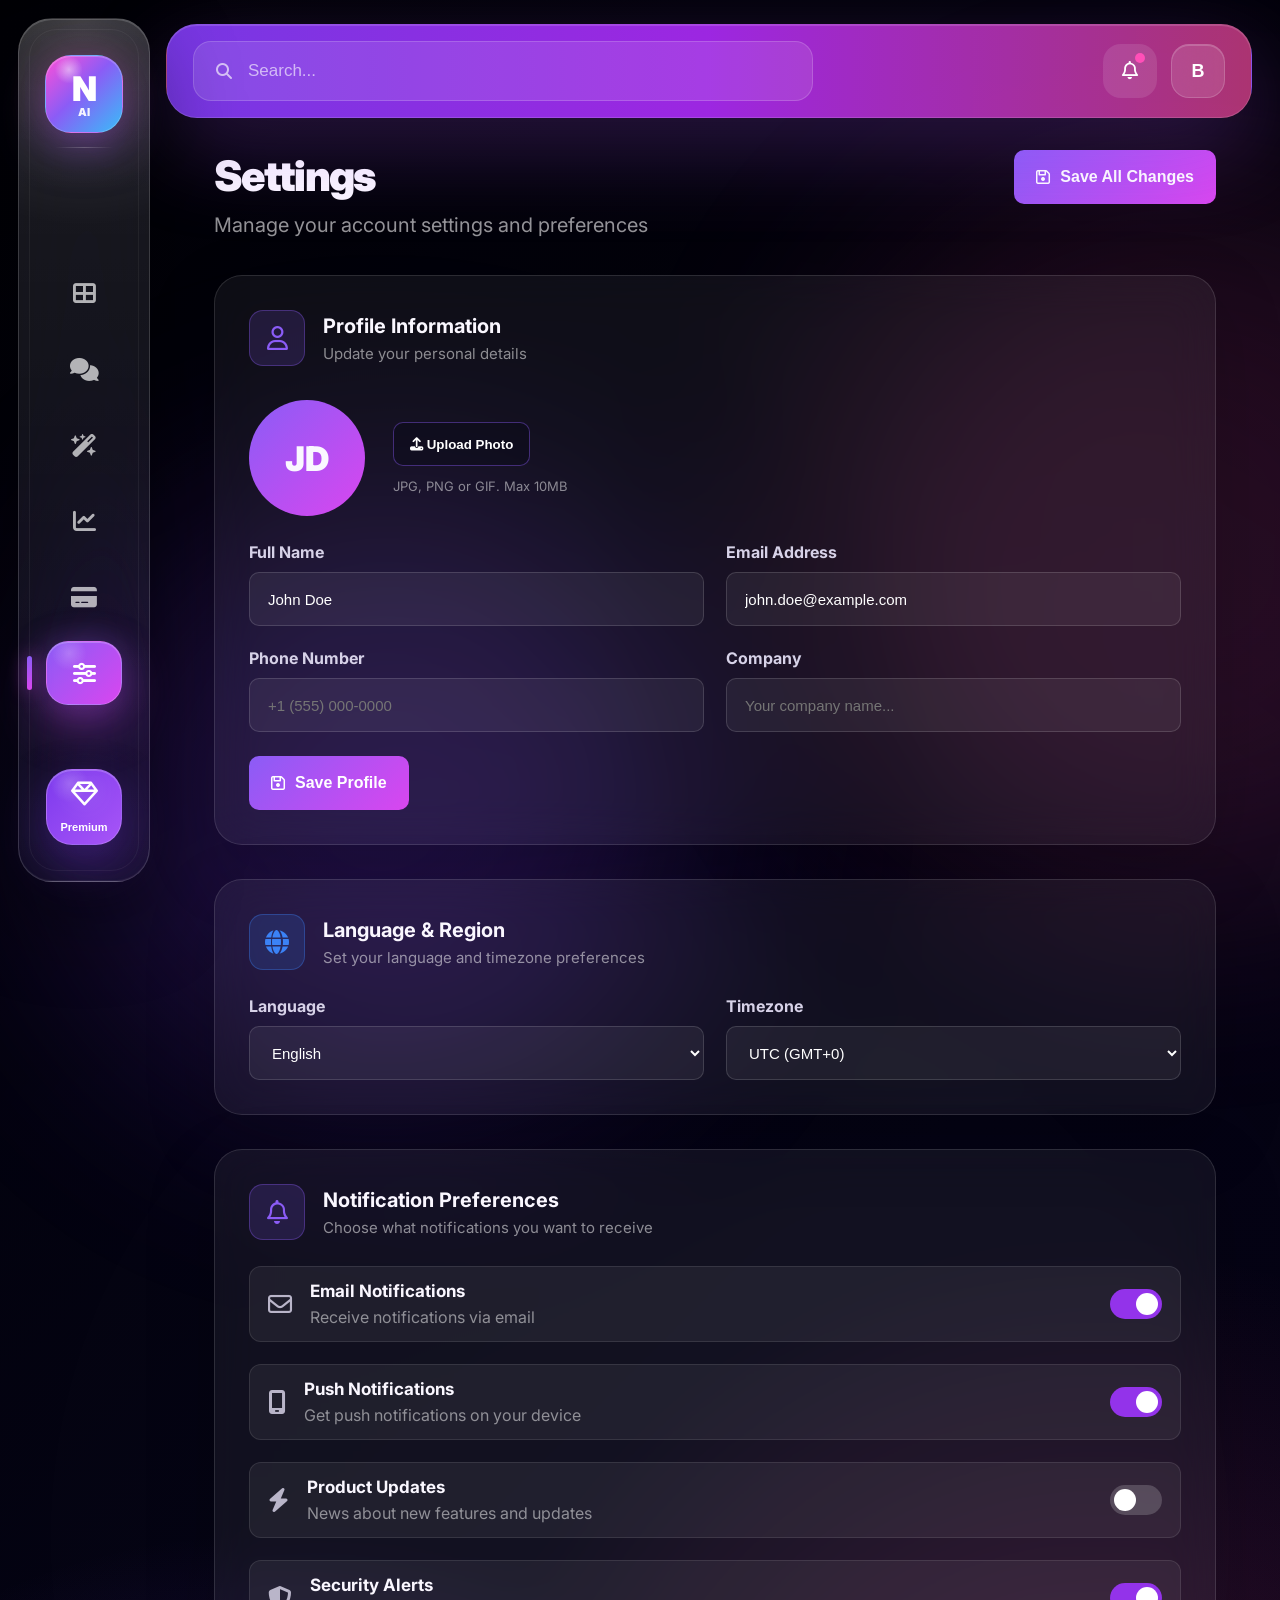
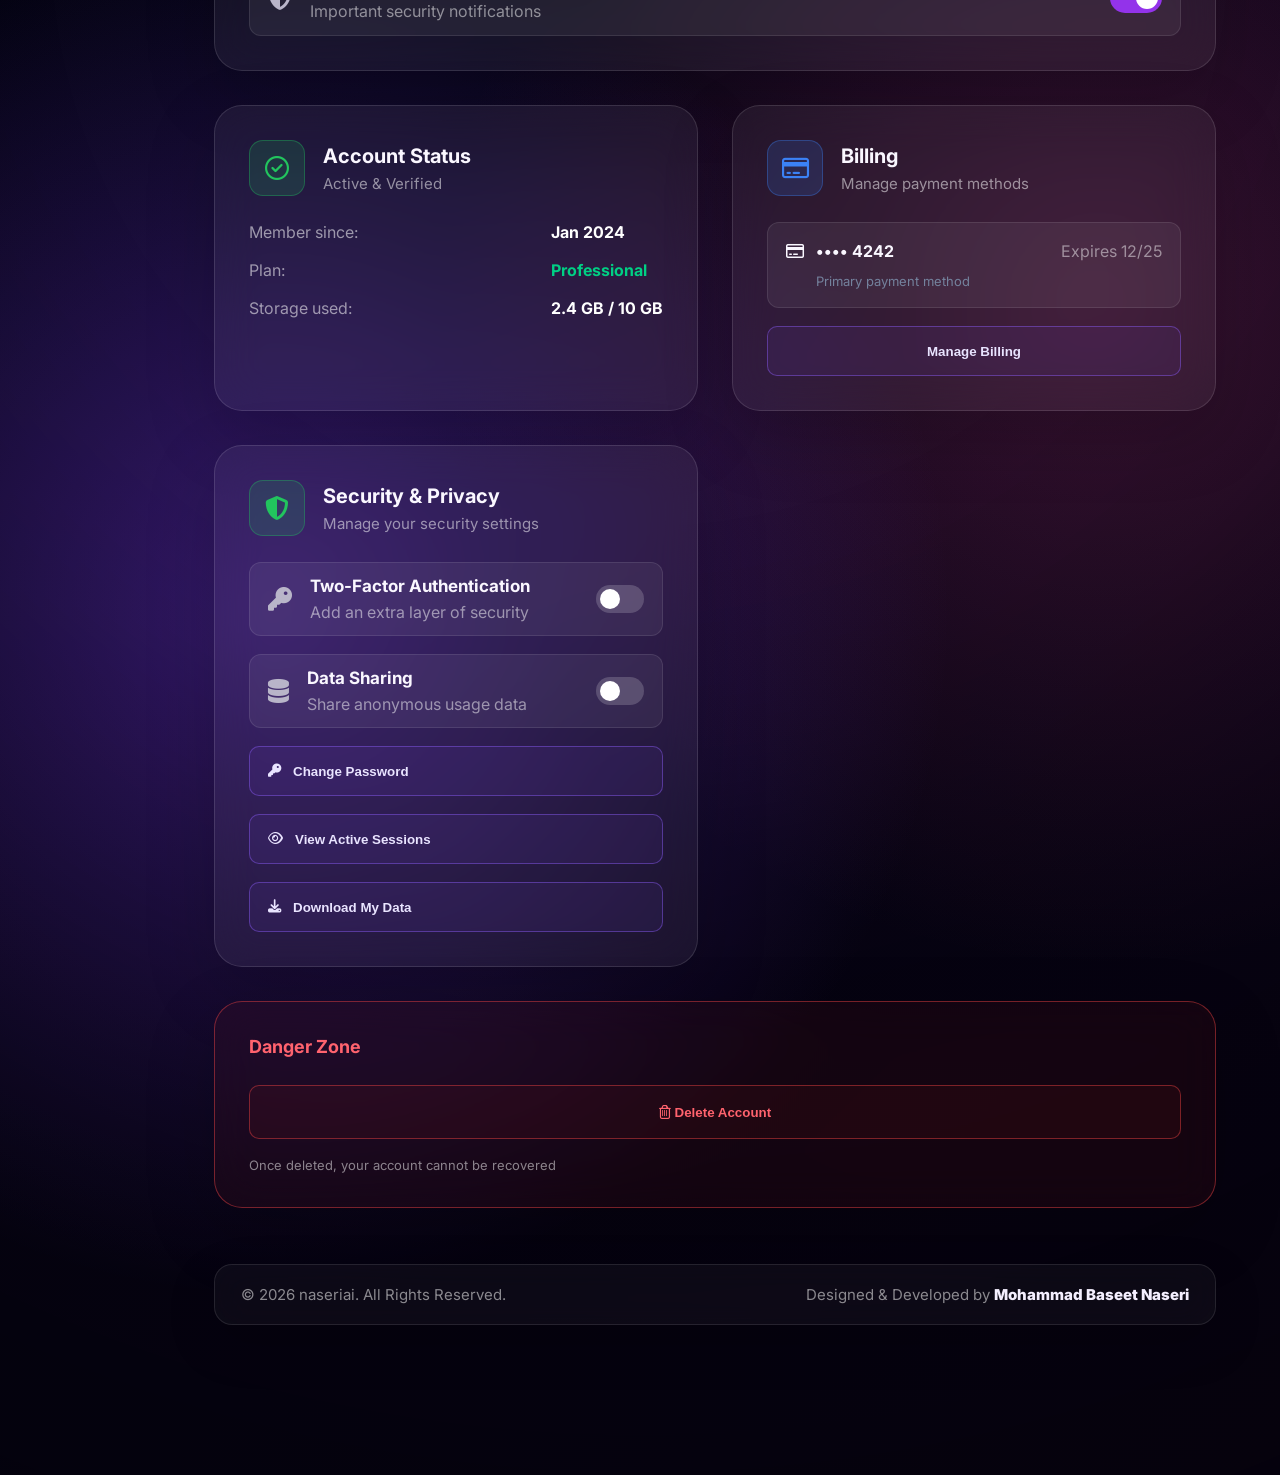
<file: settings.html>
<!DOCTYPE html>
<html lang="en">
<head>
  <meta charset="UTF-8" />
  <meta name="viewport" content="width=device-width, initial-scale=1.0" />
  <title>NASERI AI - Settings</title>

  <link rel="stylesheet" href="css/style.css" />
  <link rel="stylesheet" href="css/settings.css" />
  <link href="https://cdnjs.cloudflare.com/ajax/libs/font-awesome/6.5.2/css/all.min.css" rel="stylesheet">
  <link rel="stylesheet" href="css/global-chat-history.css" />
</head>

<body>
  <div class="settings-app">
    <div class="settings-grid-bg"></div>
    <div class="settings-blob left"></div>
    <div class="settings-blob right"></div>

    <aside class="sidebar">
      <div class="logo" onclick="safeHome()" title="Home">
        <strong>N</strong>
        <span>AI</span>
      </div>

      <nav class="nav">
        <button data-label="Dashboard" onclick="goPage('dashboard.html')"><i class="fa-solid fa-table-cells-large"></i><small>Dashboard</small></button>
        <button data-label="Chat" onclick="openGlobalChatHistory(event)"><i class="fa-solid fa-comments"></i><small>Chat</small></button>
        <button data-label="Content Tools" onclick="goPage('content-tools.html')"><i class="fa-solid fa-wand-magic-sparkles"></i><small>Content Tools</small></button>
        <button data-label="Analytics" onclick="goPage('analytics.html')"><i class="fa-solid fa-chart-line"></i><small>Analytics</small></button>
        <button data-label="Subscription" onclick="goPage('subscription.html')"><i class="fa-solid fa-credit-card"></i><small>Subscription</small></button>
        <button class="active" data-label="Settings" onclick="goPage('settings.html')"><i class="fa-solid fa-sliders"></i><small>Settings</small></button>
      </nav>

      <button class="premium">
        <i class="fa-regular fa-gem"></i>
        <small>Premium</small>
      </button>
    </aside>

    <header class="settings-topbar">
      <button class="settings-menu" id="mobileMenuBtn">
        <i class="fa-solid fa-bars"></i>
      </button>

      <div class="settings-search">
        <i class="fa-solid fa-magnifying-glass"></i>
        <input type="text" placeholder="Search..." />
      </div>

      <div class="settings-top-actions">
        <button class="icon-btn"><i class="fa-regular fa-bell"></i><span></span></button>
        <button class="avatar">B</button>
      </div>
    </header>

    <aside class="settings-mobile-drawer" id="mobileDrawer">
      <div class="drawer-header">
        <div class="mobile-logo">
          <strong>N</strong>
          <span>AI</span>
        </div>

        <button id="closeMobileDrawer">
          <i class="fa-solid fa-xmark"></i>
        </button>
      </div>

      <div class="drawer-search">
        <i class="fa-solid fa-magnifying-glass"></i>
        <input type="text" placeholder="Search settings..." />
      </div>

      <nav class="drawer-nav">
        <button onclick="goPage('dashboard.html')"><i class="fa-solid fa-table-cells-large"></i> Dashboard</button>
        <button onclick="openGlobalChatHistory(event)"><i class="fa-solid fa-comments"></i> Chat</button>
        <button onclick="goPage('content-tools.html')"><i class="fa-solid fa-wand-magic-sparkles"></i> Content Tools</button>
        <button onclick="goPage('analytics.html')"><i class="fa-solid fa-chart-line"></i> Analytics</button>
        <button onclick="goPage('subscription.html')"><i class="fa-solid fa-credit-card"></i> Subscription</button>
        <button class="active"><i class="fa-solid fa-sliders"></i> Settings</button>
      </nav>
    </aside>

    <div class="drawer-overlay" id="drawerOverlay"></div>

    <main class="settings-main">
      <section class="settings-title-row">
        <div>
          <h1>Settings</h1>
          <p>Manage your account settings and preferences</p>
        </div>

        <button class="save-all">
          <i class="fa-regular fa-floppy-disk"></i>
          Save All Changes
        </button>
      </section>

      <section class="settings-layout">
        <div class="settings-left">
          <article class="settings-card profile-card">
            <div class="settings-card-head">
              <span class="settings-icon purple"><i class="fa-regular fa-user"></i></span>
              <div>
                <h2>Profile Information</h2>
                <p>Update your personal details</p>
              </div>
            </div>

            <div class="avatar-upload">
              <div class="big-avatar">JD</div>
              <div>
                <button class="upload-btn"><i class="fa-solid fa-upload"></i> Upload Photo</button>
                <p>JPG, PNG or GIF. Max 10MB</p>
              </div>
            </div>

            <div class="profile-grid">
              <label>
                Full Name
                <input class="profile-field" type="text" value="John Doe">
              </label>

              <label>
                Email Address
                <input class="profile-field" type="email" value="john.doe@example.com">
              </label>

              <label>
                Phone Number
                <input class="profile-field" type="text" placeholder="+1 (555) 000-0000">
              </label>

              <label>
                Company
                <input class="profile-field" type="text" placeholder="Your company name...">
              </label>
            </div>

            <button class="save-profile"><i class="fa-regular fa-floppy-disk"></i> Save Profile</button>
          </article>

          <article class="settings-card">
            <div class="settings-card-head">
              <span class="settings-icon blue"><i class="fa-solid fa-globe"></i></span>
              <div>
                <h2>Language & Region</h2>
                <p>Set your language and timezone preferences</p>
              </div>
            </div>

            <div class="select-grid">
              <label>
                Language
                <select>
                  <option>English</option>
                  <option>German</option>
                  <option>Dari / Farsi</option>
                </select>
              </label>

              <label>
                Timezone
                <select>
                  <option>UTC (GMT+0)</option>
                  <option>Europe/Berlin</option>
                  <option>Asia/Kabul</option>
                </select>
              </label>
            </div>
          </article>

          <article class="settings-card">
            <div class="settings-card-head">
              <span class="settings-icon purple"><i class="fa-regular fa-bell"></i></span>
              <div>
                <h2>Notification Preferences</h2>
                <p>Choose what notifications you want to receive</p>
              </div>
            </div>

            <div class="setting-list">
              <div class="setting-row">
                <i class="fa-regular fa-envelope"></i>
                <div><strong>Email Notifications</strong><p>Receive notifications via email</p></div>
                <label class="switch"><input type="checkbox" checked><span></span></label>
              </div>

              <div class="setting-row">
                <i class="fa-solid fa-mobile-screen"></i>
                <div><strong>Push Notifications</strong><p>Get push notifications on your device</p></div>
                <label class="switch"><input type="checkbox" checked><span></span></label>
              </div>

              <div class="setting-row">
                <i class="fa-solid fa-bolt"></i>
                <div><strong>Product Updates</strong><p>News about new features and updates</p></div>
                <label class="switch"><input type="checkbox"><span></span></label>
              </div>

              <div class="setting-row">
                <i class="fa-solid fa-shield-halved"></i>
                <div><strong>Security Alerts</strong><p>Important security notifications</p></div>
                <label class="switch"><input type="checkbox" checked><span></span></label>
              </div>
            </div>
          </article>
        </div>

        <aside class="settings-right">
          <article class="settings-side-card account-status">
            <div class="settings-card-head">
              <span class="settings-icon green"><i class="fa-regular fa-circle-check"></i></span>
              <div>
                <h2>Account Status</h2>
                <p>Active & Verified</p>
              </div>
            </div>

            <div class="status-list">
              <span>Member since:</span><strong>Jan 2024</strong>
              <span>Plan:</span><strong class="success">Professional</strong>
              <span>Storage used:</span><strong>2.4 GB / 10 GB</strong>
            </div>
          </article>

          <article class="settings-side-card">
            <div class="settings-card-head">
              <span class="settings-icon blue"><i class="fa-regular fa-credit-card"></i></span>
              <div>
                <h2>Billing</h2>
                <p>Manage payment methods</p>
              </div>
            </div>

            <div class="billing-method">
              <i class="fa-regular fa-credit-card"></i>
              <strong>•••• 4242</strong>
              <span>Expires 12/25</span>
              <p>Primary payment method</p>
            </div>

            <button class="outline-wide">Manage Billing</button>
          </article>

          <article class="settings-side-card">
            <div class="settings-card-head">
              <span class="settings-icon green"><i class="fa-solid fa-shield-halved"></i></span>
              <div>
                <h2>Security & Privacy</h2>
                <p>Manage your security settings</p>
              </div>
            </div>

            <div class="privacy-list">
              <div class="setting-row compact">
                <i class="fa-solid fa-key"></i>
                <div><strong>Two-Factor Authentication</strong><p>Add an extra layer of security</p></div>
                <label class="switch small"><input type="checkbox"><span></span></label>
              </div>

              <div class="setting-row compact">
                <i class="fa-solid fa-database"></i>
                <div><strong>Data Sharing</strong><p>Share anonymous usage data</p></div>
                <label class="switch small"><input type="checkbox"><span></span></label>
              </div>

              <button class="outline-action"><i class="fa-solid fa-key"></i> Change Password</button>
              <button class="outline-action"><i class="fa-regular fa-eye"></i> View Active Sessions</button>
              <button class="outline-action"><i class="fa-solid fa-download"></i> Download My Data</button>
            </div>
          </article>

          <article class="danger-zone">
            <h2>Danger Zone</h2>
            <button><i class="fa-regular fa-trash-can"></i> Delete Account</button>
            <p>Once deleted, your account cannot be recovered</p>
          </article>
        </aside>
      </section>

      <footer class="site-footer">
        <span>© 2026 naseriai. All Rights Reserved.</span>
        <span>Designed &amp; Developed by <strong>Mohammad Baseet Naseri</strong></span>
      </footer>

    </main>
  </div>

  <script src="js/settings.js"></script>
  
  <script src="js/safe-navigation.js"></script>
  <script src="js/professional-sidebar.js"></script>
  <script src="js/global-chat-history.js"></script>
  <script src="js/chat-navigation-guard.js"></script>
  <script src="js/spa-router.js"></script>
</body>
</html>
</file>
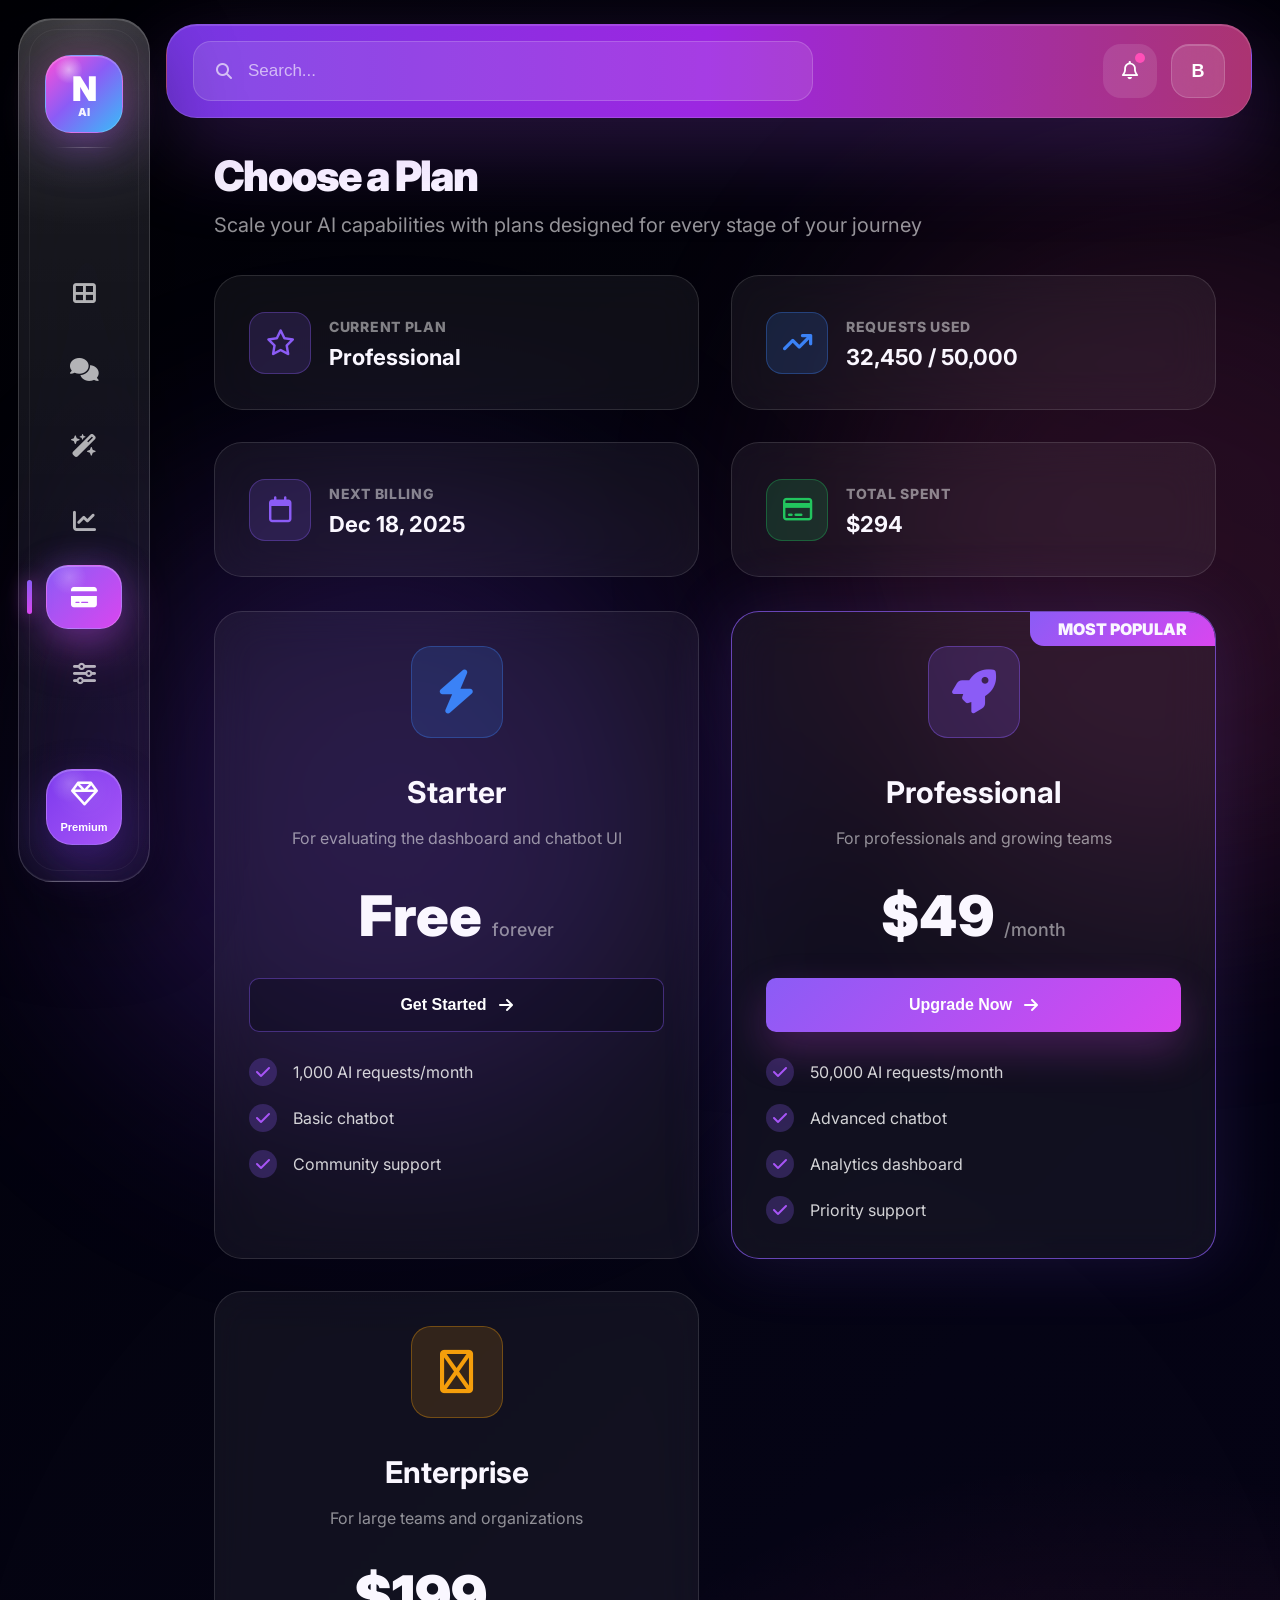
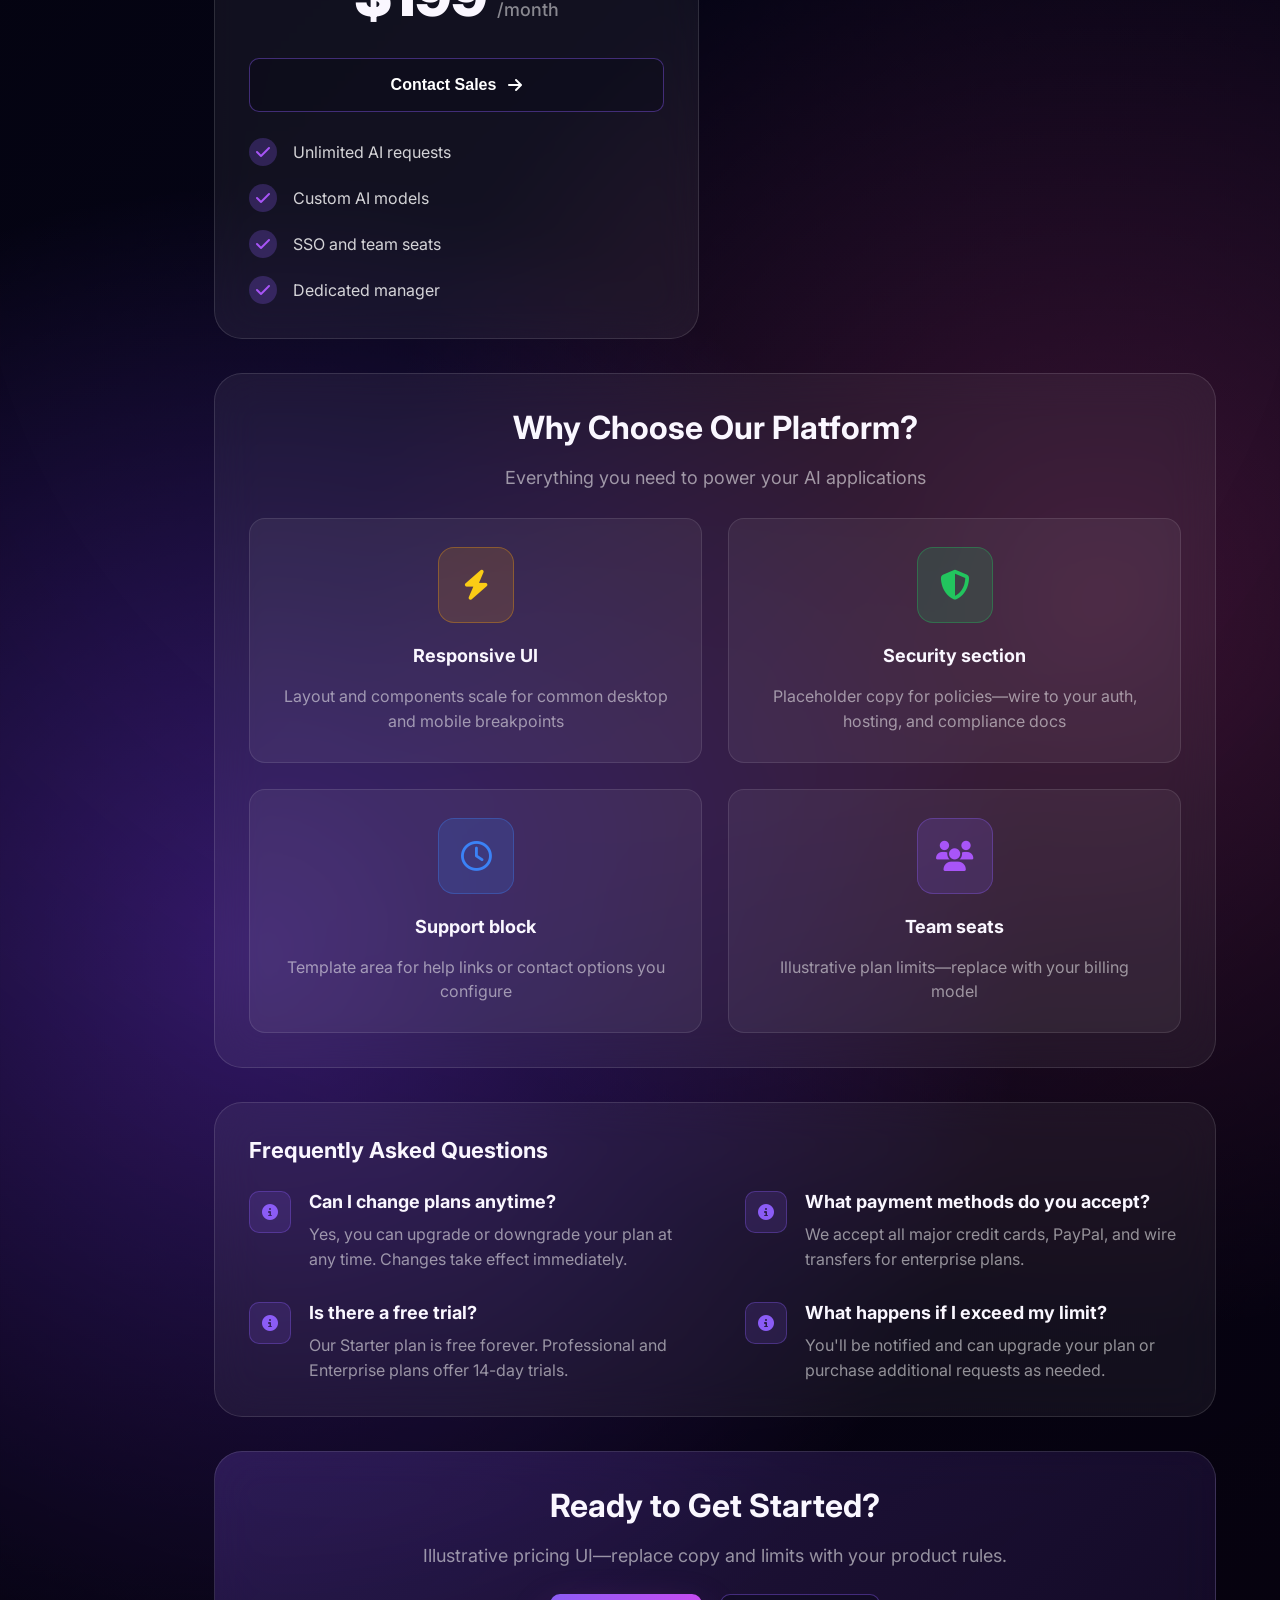
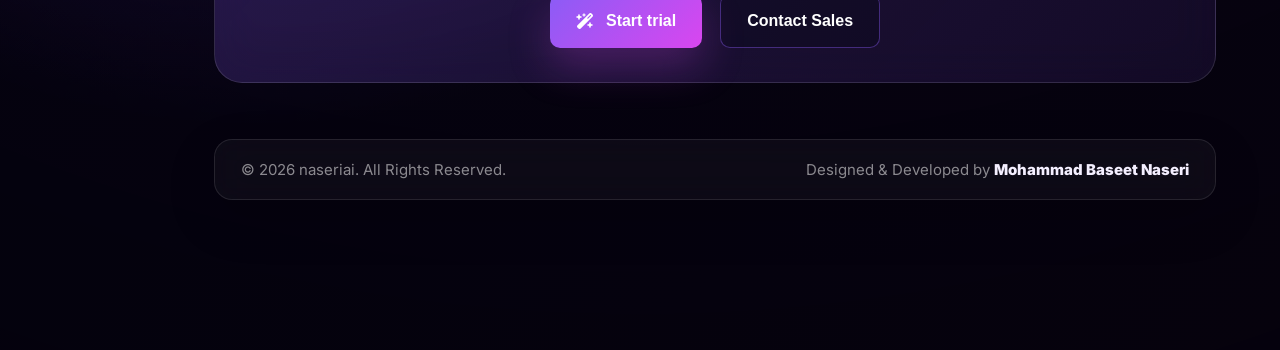
<file: subscription.html>
<!DOCTYPE html>
<html lang="en">
<head>
  <meta charset="UTF-8" />
  <meta name="viewport" content="width=device-width, initial-scale=1.0" />
  <title>NASERI AI - Subscription</title>

  <link rel="stylesheet" href="css/style.css" />
  <link rel="stylesheet" href="css/subscription.css" />
  <link href="https://cdnjs.cloudflare.com/ajax/libs/font-awesome/6.5.2/css/all.min.css" rel="stylesheet">
  <link rel="stylesheet" href="css/global-chat-history.css" />
</head>

<body>
  <div class="subscription-app">
    <div class="sub-grid"></div>
    <div class="sub-blob left"></div>
    <div class="sub-blob right"></div>

    <aside class="sidebar">
      <div class="logo" onclick="safeHome()" title="Home">
        <strong>N</strong>
        <span>AI</span>
      </div>

      <nav class="nav">
        <button data-label="Dashboard" onclick="goPage('dashboard.html')"><i class="fa-solid fa-table-cells-large"></i><small>Dashboard</small></button>
        <button data-label="Chat" onclick="openGlobalChatHistory(event)"><i class="fa-solid fa-comments"></i><small>Chat</small></button>
        <button data-label="Content Tools" onclick="goPage('content-tools.html')"><i class="fa-solid fa-wand-magic-sparkles"></i><small>Content Tools</small></button>
        <button data-label="Analytics" onclick="goPage('analytics.html')"><i class="fa-solid fa-chart-line"></i><small>Analytics</small></button>
        <button class="active" data-label="Subscription" onclick="goPage('subscription.html')"><i class="fa-solid fa-credit-card"></i><small>Subscription</small></button>
        <button data-label="Settings" onclick="goPage('settings.html')"><i class="fa-solid fa-sliders"></i><small>Settings</small></button>
      </nav>

      <button class="premium">
        <i class="fa-regular fa-gem"></i>
        <small>Premium</small>
      </button>
    </aside>

    <header class="sub-topbar">
      <button class="sub-menu" id="mobileMenuBtn">
        <i class="fa-solid fa-bars"></i>
      </button>

      <div class="sub-search">
        <i class="fa-solid fa-magnifying-glass"></i>
        <input type="text" placeholder="Search..." />
      </div>

      <div class="sub-top-actions">
        <button class="icon-btn"><i class="fa-regular fa-bell"></i><span></span></button>
        <button class="avatar">B</button>
      </div>
    </header>

    <aside class="sub-mobile-drawer" id="mobileDrawer">
      <div class="drawer-header">
        <div class="mobile-logo">
          <strong>N</strong>
          <span>AI</span>
        </div>

        <button id="closeMobileDrawer">
          <i class="fa-solid fa-xmark"></i>
        </button>
      </div>

      <div class="drawer-search">
        <i class="fa-solid fa-magnifying-glass"></i>
        <input type="text" placeholder="Search..." />
      </div>

      <nav class="drawer-nav">
        <button onclick="goPage('dashboard.html')"><i class="fa-solid fa-table-cells-large"></i> Dashboard</button>
        <button onclick="openGlobalChatHistory(event)"><i class="fa-solid fa-comments"></i> Chat</button>
        <button onclick="goPage('content-tools.html')"><i class="fa-solid fa-wand-magic-sparkles"></i> Content Tools</button>
        <button onclick="goPage('analytics.html')"><i class="fa-solid fa-chart-line"></i> Analytics</button>
        <button class="active" onclick="goPage('subscription.html')"><i class="fa-solid fa-credit-card"></i> Subscription</button>
        <button onclick="goPage('settings.html')"><i class="fa-solid fa-sliders"></i> Settings</button>
      </nav>
    </aside>

    <div class="drawer-overlay" id="drawerOverlay"></div>

    <main class="sub-main">
      <section class="sub-title">
        <h1>Choose a Plan</h1>
        <p>Scale your AI capabilities with plans designed for every stage of your journey</p>
      </section>

      <section class="sub-stats">
        <article>
          <span class="stat-icon purple"><i class="fa-regular fa-star"></i></span>
          <div><small>CURRENT PLAN</small><strong>Professional</strong></div>
        </article>
        <article>
          <span class="stat-icon blue"><i class="fa-solid fa-arrow-trend-up"></i></span>
          <div><small>REQUESTS USED</small><strong>32,450 / 50,000</strong></div>
        </article>
        <article>
          <span class="stat-icon purple"><i class="fa-regular fa-calendar"></i></span>
          <div><small>NEXT BILLING</small><strong>Dec 18, 2025</strong></div>
        </article>
        <article>
          <span class="stat-icon green"><i class="fa-regular fa-credit-card"></i></span>
          <div><small>TOTAL SPENT</small><strong>$294</strong></div>
        </article>
      </section>

      <section class="plans-grid">
        <article class="plan-card">
          <div class="plan-icon blue"><i class="fa-solid fa-bolt"></i></div>
          <h2>Starter</h2>
          <p>For evaluating the dashboard and chatbot UI</p>
          <div class="price">Free <span>forever</span></div>
          <button class="outline-plan">Get Started <i class="fa-solid fa-arrow-right"></i></button>
          <ul>
            <li><i class="fa-solid fa-check"></i> 1,000 AI requests/month</li>
            <li><i class="fa-solid fa-check"></i> Basic chatbot</li>
            <li><i class="fa-solid fa-check"></i> Community support</li>
          </ul>
        </article>

        <article class="plan-card popular">
          <div class="popular-badge">MOST POPULAR</div>
          <div class="plan-icon purple"><i class="fa-solid fa-rocket"></i></div>
          <h2>Professional</h2>
          <p>For professionals and growing teams</p>
          <div class="price">$49 <span>/month</span></div>
          <button class="primary-plan">Upgrade Now <i class="fa-solid fa-arrow-right"></i></button>
          <ul>
            <li><i class="fa-solid fa-check"></i> 50,000 AI requests/month</li>
            <li><i class="fa-solid fa-check"></i> Advanced chatbot</li>
            <li><i class="fa-solid fa-check"></i> Analytics dashboard</li>
            <li><i class="fa-solid fa-check"></i> Priority support</li>
          </ul>
        </article>

        <article class="plan-card">
          <div class="plan-icon amber"><i class="fa-regular fa-crown"></i></div>
          <h2>Enterprise</h2>
          <p>For large teams and organizations</p>
          <div class="price">$199 <span>/month</span></div>
          <button class="outline-plan">Contact Sales <i class="fa-solid fa-arrow-right"></i></button>
          <ul>
            <li><i class="fa-solid fa-check"></i> Unlimited AI requests</li>
            <li><i class="fa-solid fa-check"></i> Custom AI models</li>
            <li><i class="fa-solid fa-check"></i> SSO and team seats</li>
            <li><i class="fa-solid fa-check"></i> Dedicated manager</li>
          </ul>
        </article>
      </section>

      <section class="why-section">
        <h2>Why Choose Our Platform?</h2>
        <p>Everything you need to power your AI applications</p>

        <div class="why-grid">
          <article><span class="amber"><i class="fa-solid fa-bolt"></i></span><h3>Responsive UI</h3><p>Layout and components scale for common desktop and mobile breakpoints</p></article>
          <article><span class="green"><i class="fa-solid fa-shield-halved"></i></span><h3>Security section</h3><p>Placeholder copy for policies—wire to your auth, hosting, and compliance docs</p></article>
          <article><span class="blue"><i class="fa-regular fa-clock"></i></span><h3>Support block</h3><p>Template area for help links or contact options you configure</p></article>
          <article><span class="purple"><i class="fa-solid fa-users"></i></span><h3>Team seats</h3><p>Illustrative plan limits—replace with your billing model</p></article>
        </div>
      </section>

      <section class="faq-section">
        <h2>Frequently Asked Questions</h2>

        <div class="faq-grid">
          <div class="faq-item"><i class="fa-solid fa-circle-info"></i><div><h3>Can I change plans anytime?</h3><p>Yes, you can upgrade or downgrade your plan at any time. Changes take effect immediately.</p></div></div>
          <div class="faq-item"><i class="fa-solid fa-circle-info"></i><div><h3>What payment methods do you accept?</h3><p>We accept all major credit cards, PayPal, and wire transfers for enterprise plans.</p></div></div>
          <div class="faq-item"><i class="fa-solid fa-circle-info"></i><div><h3>Is there a free trial?</h3><p>Our Starter plan is free forever. Professional and Enterprise plans offer 14-day trials.</p></div></div>
          <div class="faq-item"><i class="fa-solid fa-circle-info"></i><div><h3>What happens if I exceed my limit?</h3><p>You'll be notified and can upgrade your plan or purchase additional requests as needed.</p></div></div>
        </div>
      </section>

      <section class="cta-section">
        <h2>Ready to Get Started?</h2>
        <p>Illustrative pricing UI—replace copy and limits with your product rules.</p>
        <div>
          <button class="primary-plan"><i class="fa-solid fa-wand-magic-sparkles"></i> Start trial</button>
          <button class="outline-plan">Contact Sales</button>
        </div>
      </section>

      <footer class="site-footer">
        <span>© 2026 naseriai. All Rights Reserved.</span>
        <span>Designed &amp; Developed by <strong>Mohammad Baseet Naseri</strong></span>
      </footer>

    </main>
  </div>

  <script src="js/subscription.js"></script>
  
  <script src="js/safe-navigation.js"></script>
  <script src="js/professional-sidebar.js"></script>
  <script src="js/global-chat-history.js"></script>
  <script src="js/chat-navigation-guard.js"></script>
  <script src="js/spa-router.js"></script>
</body>
</html>
</file>
<file: css/style.css>
@import url('https://fonts.googleapis.com/css2?family=Inter:wght@300;400;500;600;700;800;900&display=swap');

*{margin:0;padding:0;box-sizing:border-box}
:root{--text:#faf7ff;--muted:#a7a1b8;--purple:#8b5cf6;--pink:#ec4899;--blue:#4f46e5;--cyan:#38bdf8;--glass:rgba(255,255,255,.075);--line:rgba(168,85,247,.28)}
body{width:100%;min-height:100vh;font-family:'Inter',sans-serif;background:#020207;color:var(--text);overflow:hidden}

/* PAGE LOADER */
.page-loader{position:fixed;inset:0;z-index:999;background:radial-gradient(circle at 50% 40%,rgba(124,58,237,.28),transparent 28%),radial-gradient(circle at 70% 70%,rgba(236,72,153,.18),transparent 30%),#03030b;display:flex;flex-direction:column;align-items:center;justify-content:center;transition:opacity .8s ease,visibility .8s ease}
.page-loader.hide{opacity:0;visibility:hidden}
.loader-orb{position:relative;width:150px;height:150px;display:grid;place-items:center}
.loader-ring{position:absolute;border-radius:50%;border:1px solid rgba(139,92,246,.35)}
.loader-ring.ring-1{width:130px;height:130px;animation:spin 2.2s linear infinite}
.loader-ring.ring-2{width:95px;height:95px;border-color:rgba(236,72,153,.45);animation:spinReverse 1.7s linear infinite}
.loader-core{width:62px;height:62px;border-radius:50%;background:linear-gradient(135deg,#8b5cf6,#ec4899,#38bdf8);box-shadow:0 0 45px rgba(236,72,153,.65);animation:pulseGlow 1.7s ease-in-out infinite}
.loader-text{margin-top:22px;text-align:center}.loader-text span{font-size:22px;font-weight:900;letter-spacing:1px}.loader-text p{margin-top:8px;color:rgba(255,255,255,.58);font-size:14px}
.loader-line{margin-top:24px;width:260px;height:4px;border-radius:999px;background:rgba(255,255,255,.09);overflow:hidden}.loader-line span{display:block;height:100%;width:45%;border-radius:999px;background:linear-gradient(90deg,#8b5cf6,#ec4899);animation:loadingLine 1.4s ease-in-out infinite}
@keyframes loadingLine{0%{transform:translateX(-110%)}100%{transform:translateX(240%)}}

/* APP */
.app{position:relative;width:100vw;height:100vh;overflow:hidden;opacity:0;transform:scale(.985);transition:opacity .9s ease,transform .9s ease;background:radial-gradient(circle at 20% 74%,rgba(100,42,202,.52),transparent 25%),radial-gradient(circle at 86% 64%,rgba(236,72,153,.28),transparent 28%),radial-gradient(circle at 53% 39%,rgba(79,70,229,.22),transparent 26%),linear-gradient(135deg,#020209 0%,#050415 48%,#090314 100%)}
.app.show{opacity:1;transform:scale(1)}
.app::after{content:"";position:absolute;inset:0;z-index:1;pointer-events:none;background:radial-gradient(circle at center,transparent 35%,rgba(0,0,0,.35) 100%),linear-gradient(180deg,rgba(255,255,255,.03),transparent 18%)}
.grid{position:absolute;inset:0;z-index:1;opacity:.28;pointer-events:none;background:linear-gradient(90deg,rgba(255,255,255,.018) 1px,transparent 1px),linear-gradient(rgba(255,255,255,.018) 1px,transparent 1px);background-size:78px 78px;mask-image:linear-gradient(to bottom,transparent,black 10%,black 88%,transparent)}
.blob{position:absolute;border-radius:999px;filter:blur(120px);pointer-events:none;z-index:0}.blob-left{width:640px;height:640px;left:70px;bottom:-180px;background:#7c3aed;opacity:.35}.blob-right{width:760px;height:760px;right:-260px;top:170px;background:#ec4899;opacity:.22}.blob-center{width:520px;height:520px;left:43%;top:150px;background:#2563eb;opacity:.14}

/* SIDEBAR */
.sidebar{position:absolute;z-index:20;left:20px;top:18px;bottom:18px;width:132px;border-radius:34px;background:linear-gradient(180deg,rgba(255,255,255,.125),rgba(255,255,255,.035));border:1px solid rgba(255,255,255,.13);backdrop-filter:blur(34px);-webkit-backdrop-filter:blur(34px);box-shadow:0 38px 100px rgba(0,0,0,.48),inset 0 1px 0 rgba(255,255,255,.16);display:flex;flex-direction:column;align-items:center;justify-content:space-between;padding:28px 0}
.logo{width:70px;height:70px;border-radius:22px;display:grid;place-items:center;background:radial-gradient(circle at 30% 18%,rgba(255,255,255,.45),transparent 18%),linear-gradient(135deg,#ff4fd8,#8b5cf6 54%,#38bdf8);box-shadow:0 0 40px rgba(236,72,153,.45),inset 0 1px 0 rgba(255,255,255,.34)}
.logo strong{grid-area:1/1;font-size:34px;line-height:.8;font-weight:900;transform:translateY(-5px)}.logo span{grid-area:1/1;font-size:11px;font-weight:900;transform:translateY(18px);color:#f5d9ff}
.nav{display:flex;flex-direction:column;gap:10px;align-items:center}.nav button{width:76px;height:70px;border:0;border-radius:22px;background:transparent;color:rgba(255,255,255,.70);display:flex;flex-direction:column;justify-content:center;align-items:center;gap:6px;font-size:23px;transition:.25s ease}.nav button small{font-size:12px;font-weight:700}.nav button:hover{background:rgba(255,255,255,.075);color:white;transform:translateY(-3px)}.nav button.active{color:white;background:linear-gradient(135deg,#7c3aed,#d946ef);box-shadow:0 0 32px rgba(217,70,239,.50)}
.premium{width:72px;height:74px;border:0;border-radius:24px;background:linear-gradient(135deg,#8b5cf6,#5b21b6);color:white;box-shadow:0 20px 55px rgba(124,58,237,.45);display:flex;flex-direction:column;align-items:center;justify-content:center;gap:6px;font-size:27px}.premium small{font-size:11px;font-weight:800}

/* TOPBAR */
.topbar{position:absolute;z-index:16;top:24px;left:166px;right:28px;height:94px;border-radius:31px;background:linear-gradient(90deg,rgba(124,58,237,.96),rgba(178,44,255,.88),rgba(236,72,153,.72));border:1px solid rgba(255,255,255,.14);display:flex;justify-content:space-between;align-items:center;padding:0 26px;box-shadow:0 30px 90px rgba(168,85,247,.25),inset 0 1px 0 rgba(255,255,255,.14)}
.search{width:700px;height:62px;border-radius:19px;background:rgba(255,255,255,.105);border:1px solid rgba(255,255,255,.17);display:flex;align-items:center;gap:16px;padding:0 22px;color:rgba(255,255,255,.65)}.search input{flex:1;border:0;outline:0;background:transparent;color:white;font-size:17px}.search input::placeholder{color:rgba(255,255,255,.62)}.search kbd{padding:5px 12px;border-radius:11px;background:rgba(255,255,255,.08);border:1px solid rgba(255,255,255,.12);font-size:13px;color:#ddd6fe}
.top-actions{display:flex;align-items:center;gap:14px}.top-actions button{width:54px;height:54px;border:0;border-radius:18px;background:rgba(255,255,255,.105);color:white;font-size:20px;transition:.25s ease}.top-actions button:hover{background:rgba(255,255,255,.18);transform:translateY(-2px)}.notification{position:relative}.notification span{position:absolute;top:9px;right:12px;width:10px;height:10px;border-radius:50%;background:#ff4fb8;box-shadow:0 0 14px #ff4fb8}.avatar{background:linear-gradient(135deg,#8b5cf6,#ec4899)!important;font-weight:900}

/* MAIN */
.main{position:relative;z-index:8;height:100vh;margin-left:166px;padding:152px 64px 0 48px}.hero{display:flex;justify-content:space-between;align-items:flex-start}.badge{height:36px;display:inline-flex;align-items:center;gap:9px;border-radius:999px;padding:0 16px;background:rgba(255,255,255,.06);border:1px solid rgba(255,255,255,.12);font-size:14px;font-weight:800;color:#f4ecff;margin-bottom:22px}.badge i{color:#fbbf24}.hero h1{margin:0;font-size:62px;line-height:.95;letter-spacing:-3px;font-weight:900;background:linear-gradient(135deg,#fff,#eee7ff 45%,#b855ff);-webkit-background-clip:text;-webkit-text-fill-color:transparent}.hero p{max-width:540px;margin-top:22px;color:rgba(255,255,255,.66);font-size:20px;line-height:1.6}.actions{display:flex;gap:14px;margin-top:54px}.actions button{height:56px;padding:0 24px;border:1px solid rgba(255,255,255,.13);border-radius:16px;background:rgba(255,255,255,.055);color:white;display:flex;align-items:center;gap:10px;font-size:16px;font-weight:850;backdrop-filter:blur(18px);transition:.25s ease}.actions button:hover{transform:translateY(-3px);border-color:rgba(236,72,153,.48)}

/* ORB */
.orb-stage{height:395px;display:flex;flex-direction:column;justify-content:center;align-items:center;position:relative;transition:.35s ease}.orb-stage.hide{opacity:0;visibility:hidden;transform:scale(.96) translateY(-20px);height:0;overflow:hidden}
.orb-system{width:440px;height:315px;display:grid;place-items:center;position:relative;transform:translateY(-35px)}.stars{position:absolute;inset:-30px;opacity:.45;background-image:radial-gradient(circle,rgba(255,255,255,.8) 1px,transparent 1px),radial-gradient(circle,rgba(236,72,153,.85) 1px,transparent 1px),radial-gradient(circle,rgba(139,92,246,.9) 1px,transparent 1px);background-size:90px 100px,120px 95px,70px 85px;mask-image:radial-gradient(circle,black 0%,transparent 72%)}
.orbit{position:absolute;border-radius:50%;border:1px solid rgba(139,92,246,.24)}.orbit-1{width:250px;height:250px;animation:spin 16s linear infinite;border-color:rgba(139,92,246,.42)}.orbit-2{width:300px;height:300px;border-color:rgba(236,72,153,.28);animation:spinReverse 22s linear infinite}.orbit-3{width:350px;height:350px;border-style:dashed;border-color:rgba(139,92,246,.25);animation:spin 32s linear infinite}.orbit-4{width:285px;height:92px;border-color:rgba(236,72,153,.55);transform:rotate(-15deg);box-shadow:0 0 32px rgba(236,72,153,.22)}
.sat{position:absolute;width:12px;height:12px;border-radius:50%;background:#ec4899;box-shadow:0 0 22px #ec4899;z-index:5;animation:pulse 1.8s infinite}.sat-1{top:58px;right:92px}.sat-2{top:106px;right:75px;animation-delay:.25s}.sat-3{top:160px;right:94px;animation-delay:.5s}.sat-4{top:139px;left:82px;background:#4f46e5;box-shadow:0 0 22px #4f46e5;animation-delay:.75s}
.orb-light{width:260px;height:260px;border-radius:50%;position:absolute;background:radial-gradient(circle,rgba(236,72,153,.30),transparent 70%);filter:blur(24px);animation:pulseGlow 4.5s ease-in-out infinite}.orb{width:172px;height:172px;border-radius:50%;position:relative;z-index:4;background:radial-gradient(circle at 30% 24%,rgba(255,255,255,.72) 0 4%,rgba(255,255,255,.14) 12%,transparent 25%),radial-gradient(circle at 74% 76%,rgba(56,189,248,.38),transparent 30%),linear-gradient(135deg,#4f46e5,#7c3aed 38%,#ec4899 74%,#ff4db8);box-shadow:0 0 80px rgba(236,72,153,.55),0 0 140px rgba(124,58,237,.32),inset 0 0 42px rgba(255,255,255,.22);animation:floatOrb 5s ease-in-out infinite}.orb-shine{position:absolute;width:80px;height:52px;border-radius:50%;background:rgba(255,255,255,.17);left:34px;top:27px;filter:blur(4px);transform:rotate(-34deg)}.orb-ring-line{position:absolute;width:270px;height:90px;left:50%;top:50%;transform:translate(-50%,-50%) rotate(-15deg);border-radius:50%;border:1px solid rgba(236,72,153,.55);box-shadow:0 0 30px rgba(236,72,153,.25)}
.floor-ring{position:absolute;border-radius:50%;bottom:-2px}.ring-a{width:350px;height:74px;border:1px solid rgba(236,72,153,.30);box-shadow:0 0 45px rgba(236,72,153,.22)}.ring-b{width:250px;height:48px;border:1px solid rgba(139,92,246,.30)}
.listening-status{margin-top:18px;display:flex;align-items:center;gap:13px;font-size:15px;font-weight:850;color:white;padding:8px 16px;border-radius:999px;background:rgba(255,255,255,.035);border:1px solid rgba(255,255,255,.08);backdrop-filter:blur(12px);position:relative;z-index:12}.equalizer{display:flex;gap:4px;align-items:center}.equalizer span{width:4px;height:16px;border-radius:10px;background:linear-gradient(#8b5cf6,#ec4899);animation:wave 1s infinite ease-in-out}.equalizer span:nth-child(2){height:23px;animation-delay:.1s}.equalizer span:nth-child(3){height:13px;animation-delay:.2s}.equalizer span:nth-child(4){height:21px;animation-delay:.3s}.equalizer span:nth-child(5){height:15px;animation-delay:.4s}

/* CHAT VIEW */
.chat-view{position:absolute;left:48px;right:64px;top:285px;bottom:190px;display:none;z-index:9}.chat-view.show{display:block;animation:fadeUp .35s ease forwards}
.assistant-row{display:flex;align-items:flex-start;gap:18px;margin-left:34px;margin-top:20px}.assistant-icon{width:52px;height:52px;border-radius:16px;background:linear-gradient(135deg,#8b5cf6,#d946ef);display:grid;place-items:center;box-shadow:0 0 25px rgba(217,70,239,.35)}
.assistant-message{width:520px;min-height:260px;border-radius:18px;background:rgba(22,28,50,.82);border:1px solid rgba(139,92,246,.34);padding:22px 26px;color:#f6f3ff;font-size:17px;line-height:1.55;box-shadow:0 20px 60px rgba(0,0,0,.24)}.assistant-message ul{margin:22px 0 22px 18px}.assistant-message strong{font-weight:850}
.user-message{position:absolute;right:70px;top:14px;background:linear-gradient(135deg,#7c3aed,#8b5cf6);border-radius:22px;padding:18px 24px;color:white;font-size:17px;box-shadow:0 18px 45px rgba(124,58,237,.30)}
@keyframes fadeUp{from{opacity:0;transform:translateY(12px)}to{opacity:1;transform:translateY(0)}}

/* COMPOSER */
.composer-zone{position:absolute;left:50%;transform:translateX(-50%);bottom:38px;width:1120px;display:flex;flex-direction:column;align-items:center}.composer{width:100%;height:138px;border-radius:34px;position:relative;padding:28px;background:linear-gradient(rgba(15,18,35,.84),rgba(15,18,35,.84)) padding-box,linear-gradient(135deg,rgba(139,92,246,.95),rgba(236,72,153,.75),rgba(56,189,248,.35)) border-box;border:1px solid transparent;backdrop-filter:blur(30px);box-shadow:0 34px 95px rgba(0,0,0,.40),0 0 70px rgba(124,58,237,.16)}.composer input{width:calc(100% - 165px);border:0;outline:0;background:transparent;color:white;font-size:22px}.composer input::placeholder{color:rgba(255,255,255,.46)}.tools{position:absolute;bottom:22px;left:28px;display:flex;gap:14px}.tools button{width:50px;height:50px;border:0;border-radius:17px;background:rgba(255,255,255,.065);color:rgba(255,255,255,.72);font-size:18px;transition:.25s ease}.tools button:hover{color:white;background:rgba(255,255,255,.12);transform:translateY(-3px)}.mic,.send{position:absolute;bottom:22px;width:62px;height:62px;border:0;border-radius:22px;color:white;font-size:21px;transition:.25s ease}.mic{right:96px;background:rgba(255,255,255,.09)}.send{right:24px;background:linear-gradient(135deg,#8b5cf6,#ec4899);box-shadow:0 0 34px rgba(236,72,153,.48)}.mic:hover,.send:hover{transform:translateY(-3px)}.helper-text{margin-top:14px;color:#8790ac;font-size:14px}

/* FULLSCREEN VOICE PAGE */
.voice-screen{position:fixed;inset:0;z-index:500;opacity:0;visibility:hidden;transition:opacity .35s ease,visibility .35s ease;display:flex;align-items:center;justify-content:center;overflow:hidden}
.voice-screen.show{opacity:1;visibility:visible}
.voice-blur-bg{position:absolute;inset:0;background:rgba(3,3,11,.48);backdrop-filter:blur(18px) saturate(1.2);-webkit-backdrop-filter:blur(18px) saturate(1.2)}
.voice-screen::before{content:"";position:absolute;inset:0;background:radial-gradient(circle at 50% 33%,rgba(139,92,246,.20),transparent 26%),radial-gradient(circle at 50% 78%,rgba(236,72,153,.18),transparent 30%);z-index:1}
.voice-exit{position:absolute;right:34px;top:32px;z-index:4;width:50px;height:50px;border:0;border-radius:17px;background:rgba(255,255,255,.075);color:white;font-size:20px;backdrop-filter:blur(12px)}
.voice-content{position:relative;z-index:3;width:100%;height:100%;display:flex;flex-direction:column;align-items:center;justify-content:center;transform:scale(.96);transition:transform .45s cubic-bezier(.2,.8,.2,1)}
.voice-screen.show .voice-content{transform:scale(1)}
.voice-orb-wrap{position:relative;width:520px;height:420px;display:grid;place-items:center;margin-top:-20px}
.voice-outer-ring{position:absolute;width:420px;height:420px;border-radius:50%;border:2px solid rgba(255,255,255,.24);box-shadow:0 0 45px rgba(139,92,246,.16);animation:voicePulse 2.6s ease-in-out infinite}
.voice-outer-ring.ring-large{width:490px;height:490px;border-color:rgba(139,92,246,.14);animation:voicePulse 3.2s ease-in-out infinite}
.voice-main-circle{position:relative;width:320px;height:320px;border-radius:50%;display:grid;place-items:center;background:linear-gradient(135deg,#8b5cf6,#b832f5,#d22cff);box-shadow:0 0 90px rgba(217,70,239,.42),inset 0 1px 0 rgba(255,255,255,.18)}
.voice-main-circle::before{content:"";position:absolute;inset:28px;border-radius:50%;background:radial-gradient(circle at 35% 24%,rgba(255,255,255,.24),transparent 16%),rgba(255,255,255,.025)}
.voice-main-circle i{position:relative;z-index:4;color:white;font-size:88px;text-shadow:0 0 30px rgba(255,255,255,.40)}
.voice-core-glass{position:absolute;inset:54px;border-radius:50%;background:rgba(255,255,255,.025);z-index:2}
.voice-radial-lines{position:absolute;inset:0;border-radius:50%;animation:voiceSpin 12s linear infinite}
.voice-radial-lines span{position:absolute;left:50%;top:50%;width:2px;height:74px;background:rgba(255,255,255,.42);border-radius:999px;transform:rotate(calc(var(--i) * 6deg)) translateY(-132px);transform-origin:0 0}
.voice-bottom-glow{position:absolute;bottom:16px;width:120px;height:80px;border-radius:50%;background:rgba(139,92,246,.56);filter:blur(24px);animation:pulseGlow 2s ease-in-out infinite}
.voice-timer-area{text-align:center;margin-top:42px}.voice-time{display:flex;align-items:center;justify-content:center;gap:14px}.record-dot{width:14px;height:14px;border-radius:50%;background:#ef4444;box-shadow:0 0 18px #ef4444;animation:redPulse 1.2s ease-in-out infinite}.voice-time strong{font-size:40px;font-weight:900;letter-spacing:3px;font-family:ui-monospace,SFMono-Regular,Menlo,Monaco,Consolas,"Liberation Mono","Courier New",monospace}.voice-timer-area p{margin-top:10px;color:#aab3c9;font-size:17px}
.record-actions{margin-top:72px;display:flex;align-items:center;gap:22px}.record-actions button{height:62px;border:0;border-radius:999px;color:white;font-size:17px;font-weight:850;padding:0 28px;display:flex;align-items:center;gap:11px;transition:.25s ease}.record-actions button:hover{transform:translateY(-3px)}.delete-record{background:linear-gradient(135deg,#ff5b6e,#ef4444)}.stop-record{background:rgba(255,255,255,.065);border:1px solid rgba(139,92,246,.42)!important;backdrop-filter:blur(12px)}.send-record{background:linear-gradient(135deg,#8b5cf6,#d946ef);box-shadow:0 0 30px rgba(217,70,239,.34)}
.voice-screen.paused .voice-radial-lines,.voice-screen.paused .voice-outer-ring,.voice-screen.paused .voice-bottom-glow{animation-play-state:paused}

/* ANIMATIONS */
@keyframes spin{to{transform:rotate(360deg)}}@keyframes spinReverse{to{transform:rotate(-360deg)}}@keyframes floatOrb{0%,100%{transform:translateY(0) scale(1)}50%{transform:translateY(-15px) scale(1.035)}}@keyframes pulse{0%,100%{transform:scale(1);opacity:.7}50%{transform:scale(1.4);opacity:1}}@keyframes pulseGlow{0%,100%{opacity:.65;transform:scale(1)}50%{opacity:1;transform:scale(1.14)}}@keyframes wave{0%,100%{transform:scaleY(.5)}50%{transform:scaleY(1.25)}}@keyframes voiceSpin{to{transform:rotate(360deg)}}@keyframes voicePulse{0%,100%{opacity:.55;transform:scale(.96)}50%{opacity:1;transform:scale(1.04)}}@keyframes redPulse{0%,100%{opacity:.7;transform:scale(1)}50%{opacity:1;transform:scale(1.28)}}

/* FULLSCREEN MODE */
.app:fullscreen{background:#020209}.app:fullscreen .topbar{top:20px}.app:fullscreen .sidebar{top:20px;bottom:20px}.app:fullscreen .composer-zone{bottom:34px}

/* RESPONSIVE */
@media(max-width:1250px){body{overflow:auto}.app{height:auto;min-height:100vh;padding-bottom:40px}.composer-zone{position:relative;left:auto;transform:none;width:calc(100% - 64px);margin:0 auto 40px;bottom:auto}}
@media(max-width:900px){.sidebar{display:none}.topbar{left:18px;right:18px;height:82px}.search{width:60%}.main{margin-left:0;padding:128px 22px 0}.hero{flex-direction:column}.hero h1{font-size:44px}.actions{margin-top:22px}.orb-stage{height:360px}.orb-system{transform:scale(.78) translateY(-30px)}.composer{height:150px}.voice-orb-wrap{transform:scale(.72)}.record-actions{gap:10px}.record-actions button{padding:0 18px}.chat-view{left:22px;right:22px}.assistant-message{width:80vw}}


/* ===== V7 CHAT FIXES ===== */

.hero.chat-hidden{
  opacity:0;
  visibility:hidden;
  transform:translateY(-18px);
  height:0;
  margin:0;
  overflow:hidden;
  transition:.35s ease;
}

.chat-view{
  position:absolute;
  left:48px;
  right:64px;
  top:188px;
  bottom:205px;
  display:none;
  z-index:12;
  pointer-events:none;
}

.chat-view.show{
  display:block;
  animation:fadeUp .35s ease forwards;
  pointer-events:auto;
}

.assistant-row{
  display:flex;
  align-items:flex-start;
  gap:18px;
  margin-left:40px;
  margin-top:96px;
}

.assistant-icon{
  width:54px;
  height:54px;
  border-radius:17px;
  background:linear-gradient(135deg,#8b5cf6,#d946ef);
  display:grid;
  place-items:center;
  box-shadow:0 0 28px rgba(217,70,239,.42);
  flex-shrink:0;
}

.assistant-message{
  width:560px;
  min-height:270px;
  border-radius:20px;
  background:rgba(22,28,50,.86);
  border:1px solid rgba(139,92,246,.36);
  padding:24px 28px;
  color:#f6f3ff;
  font-size:17px;
  line-height:1.58;
  box-shadow:0 24px 70px rgba(0,0,0,.28);
  backdrop-filter:blur(18px);
}

.assistant-message ul{
  margin:22px 0 24px 20px;
}

.assistant-message li{
  margin:4px 0;
}

.user-message{
  position:absolute;
  right:70px;
  top:58px;
  max-width:360px;
  background:linear-gradient(135deg,#7c3aed,#8b5cf6);
  border-radius:22px;
  padding:18px 25px;
  color:white;
  font-size:17px;
  line-height:1.35;
  box-shadow:0 18px 45px rgba(124,58,237,.34);
  word-break:break-word;
}

/* when chat is active, keep composer clean and lower */
.composer-zone.chat-active{
  bottom:34px;
}

.helper-text{
  margin-top:14px;
  color:#8790ac;
  font-size:14px;
}

@media(max-width:900px){
  .chat-view{
    left:22px;
    right:22px;
    top:170px;
    bottom:210px;
  }

  .assistant-row{
    margin-left:0;
    margin-top:120px;
  }

  .assistant-message{
    width:calc(100vw - 110px);
    font-size:15px;
  }

  .user-message{
    right:10px;
    top:70px;
  }
}


/* ===== V8 NEW CHAT + HISTORY SLIDER ===== */

.topbar-center-actions{
  display:flex;
  align-items:center;
  justify-content:center;
  margin-left:auto;
  margin-right:18px;
}

.new-chat-btn{
  height:48px;
  padding:0 18px;
  border:1px solid rgba(255,255,255,.16);
  border-radius:16px;
  background:rgba(255,255,255,.105);
  color:white;
  display:flex;
  align-items:center;
  gap:10px;
  font-size:15px;
  font-weight:850;
  cursor:pointer;
  transition:.25s ease;
}

.new-chat-btn:hover{
  transform:translateY(-2px);
  background:rgba(255,255,255,.18);
  box-shadow:0 16px 38px rgba(124,58,237,.20);
}

.history-overlay{
  position:fixed;
  inset:0;
  z-index:39;
  background:rgba(2,2,8,.30);
  backdrop-filter:blur(3px);
  opacity:0;
  visibility:hidden;
  transition:.28s ease;
}

.history-overlay.show{
  opacity:1;
  visibility:visible;
}

.history-panel{
  position:fixed;
  z-index:40;
  left:160px;
  top:24px;
  bottom:24px;
  width:390px;
  border-radius:30px;
  background:
    linear-gradient(180deg,rgba(18,22,43,.92),rgba(8,10,24,.90));
  border:1px solid rgba(255,255,255,.13);
  backdrop-filter:blur(32px);
  -webkit-backdrop-filter:blur(32px);
  box-shadow:
    0 35px 100px rgba(0,0,0,.45),
    0 0 65px rgba(124,58,237,.18);
  padding:22px;
  transform:translateX(-120%) scale(.98);
  opacity:0;
  visibility:hidden;
  transition:.32s cubic-bezier(.2,.8,.2,1);
}

.history-panel.show{
  transform:translateX(0) scale(1);
  opacity:1;
  visibility:visible;
}

.history-header{
  display:flex;
  align-items:flex-start;
  justify-content:space-between;
  gap:14px;
}

.history-header h3{
  margin:0;
  font-size:22px;
  font-weight:900;
  letter-spacing:-.6px;
}

.history-header p{
  margin:7px 0 0;
  color:#9ca3bf;
  font-size:13px;
}

.history-header button{
  width:42px;
  height:42px;
  border:0;
  border-radius:14px;
  background:rgba(255,255,255,.07);
  color:white;
  cursor:pointer;
  transition:.25s ease;
}

.history-header button:hover{
  background:rgba(255,255,255,.13);
}

.history-actions{
  margin-top:22px;
  display:flex;
  gap:10px;
}

.history-actions button{
  height:44px;
  border:0;
  border-radius:15px;
  color:white;
  cursor:pointer;
  transition:.25s ease;
}

#historyNewChat{
  flex:1;
  background:linear-gradient(135deg,#8b5cf6,#d946ef);
  font-weight:850;
  display:flex;
  align-items:center;
  justify-content:center;
  gap:9px;
  box-shadow:0 16px 38px rgba(217,70,239,.22);
}

#clearHistory{
  width:48px;
  background:rgba(255,255,255,.075);
  border:1px solid rgba(255,255,255,.10);
}

.history-actions button:hover{
  transform:translateY(-2px);
}

.history-list{
  margin-top:20px;
  height:calc(100% - 140px);
  overflow:auto;
  padding-right:4px;
}

.history-list::-webkit-scrollbar{
  width:6px;
}

.history-list::-webkit-scrollbar-thumb{
  background:rgba(139,92,246,.45);
  border-radius:99px;
}

.history-empty{
  height:160px;
  border:1px dashed rgba(255,255,255,.14);
  border-radius:22px;
  display:grid;
  place-items:center;
  color:#9ca3bf;
  text-align:center;
  font-size:14px;
  line-height:1.5;
  padding:20px;
}

.history-item{
  width:100%;
  min-height:74px;
  border-radius:20px;
  border:1px solid rgba(255,255,255,.09);
  background:rgba(255,255,255,.045);
  margin-bottom:12px;
  padding:14px 12px 12px 16px;
  display:flex;
  justify-content:space-between;
  gap:12px;
  cursor:pointer;
  transition:.25s ease;
}

.history-item:hover{
  transform:translateY(-2px);
  border-color:rgba(217,70,239,.45);
  background:rgba(255,255,255,.075);
  box-shadow:0 18px 45px rgba(124,58,237,.16);
}

.history-item.active{
  border-color:rgba(217,70,239,.65);
  background:linear-gradient(135deg,rgba(139,92,246,.18),rgba(217,70,239,.12));
}

.history-main{
  min-width:0;
}

.history-title{
  display:block;
  color:white;
  font-size:15px;
  font-weight:850;
  white-space:nowrap;
  overflow:hidden;
  text-overflow:ellipsis;
  max-width:250px;
}

.history-preview{
  display:block;
  color:#9ca3bf;
  margin-top:7px;
  font-size:12px;
  white-space:nowrap;
  overflow:hidden;
  text-overflow:ellipsis;
  max-width:250px;
}

.history-controls{
  display:flex;
  align-items:center;
  gap:6px;
}

.history-controls button{
  width:34px;
  height:34px;
  border:0;
  border-radius:12px;
  background:rgba(255,255,255,.06);
  color:#d8d6e7;
  cursor:pointer;
  transition:.2s ease;
}

.history-controls button:hover{
  background:rgba(255,255,255,.13);
  color:white;
}

.renaming-box{
  width:100%;
  height:38px;
  border-radius:13px;
  border:1px solid rgba(139,92,246,.45);
  background:rgba(3,5,18,.65);
  color:white;
  outline:0;
  padding:0 12px;
  font-size:14px;
  font-weight:800;
}

.chat-view.empty{
  display:none;
}

.chat-view.show{
  display:block;
}

@media(max-width:900px){
  .topbar-center-actions{
    display:none;
  }

  .history-panel{
    left:16px;
    right:16px;
    width:auto;
  }
}


/* ===== V9 OPTIONS DROPDOWN + DOWNLOADS ===== */

.actions-wrap{
  position:relative;
}

.options-menu{
  position:absolute;
  right:0;
  top:72px;
  width:300px;
  border-radius:18px;
  background:rgba(24,24,34,.92);
  border:1px solid rgba(255,255,255,.13);
  backdrop-filter:blur(24px);
  -webkit-backdrop-filter:blur(24px);
  box-shadow:0 26px 80px rgba(0,0,0,.38);
  padding:10px;
  opacity:0;
  visibility:hidden;
  transform:translateY(-10px) scale(.97);
  transition:.24s ease;
  z-index:80;
}

.options-menu.show{
  opacity:1;
  visibility:visible;
  transform:translateY(0) scale(1);
}

.options-menu button{
  width:100%;
  height:62px;
  border:0;
  border-radius:14px;
  background:transparent;
  color:#f6f3ff;
  display:flex;
  align-items:center;
  gap:18px;
  padding:0 18px;
  font-size:18px;
  font-weight:700;
  cursor:pointer;
  transition:.2s ease;
}

.options-menu button i{
  width:26px;
  font-size:22px;
  color:#b9b5c9;
}

.options-menu button:hover{
  background:rgba(255,255,255,.07);
}

.options-menu .danger{
  color:#ff656f;
}

.options-menu .danger i{
  color:#ff656f;
}

.menu-divider{
  height:1px;
  background:rgba(255,255,255,.12);
  margin:8px -10px;
}

.downloads-toggle{
  position:fixed;
  z-index:35;
  right:32px;
  top:50%;
  transform:translateY(-50%);
  width:62px;
  height:62px;
  border:0;
  border-radius:50%;
  background:linear-gradient(135deg,#8b5cf6,#d946ef);
  color:white;
  font-size:22px;
  cursor:pointer;
  box-shadow:0 20px 55px rgba(217,70,239,.40);
  transition:.25s ease;
}

.downloads-toggle:hover{
  transform:translateY(-50%) scale(1.06);
}

.downloads-toggle span{
  position:absolute;
  right:-3px;
  top:-4px;
  min-width:22px;
  height:22px;
  border-radius:999px;
  background:#ff4f87;
  color:white;
  font-size:12px;
  font-weight:900;
  display:grid;
  place-items:center;
  border:2px solid #0a0615;
}

.downloads-panel{
  position:fixed;
  z-index:42;
  right:28px;
  top:120px;
  bottom:38px;
  width:360px;
  border-radius:28px;
  background:linear-gradient(180deg,rgba(18,22,43,.94),rgba(8,10,24,.92));
  border:1px solid rgba(255,255,255,.13);
  backdrop-filter:blur(30px);
  -webkit-backdrop-filter:blur(30px);
  box-shadow:0 35px 100px rgba(0,0,0,.46),0 0 65px rgba(217,70,239,.18);
  padding:22px;
  transform:translateX(120%) scale(.98);
  opacity:0;
  visibility:hidden;
  transition:.32s cubic-bezier(.2,.8,.2,1);
}

.downloads-panel.show{
  transform:translateX(0) scale(1);
  opacity:1;
  visibility:visible;
}

.downloads-header{
  display:flex;
  justify-content:space-between;
  align-items:flex-start;
  gap:14px;
}

.downloads-header h3{
  margin:0;
  font-size:22px;
  font-weight:900;
  letter-spacing:-.6px;
}

.downloads-header p{
  margin:7px 0 0;
  color:#9ca3bf;
  font-size:13px;
}

.downloads-header button{
  width:42px;
  height:42px;
  border:0;
  border-radius:14px;
  background:rgba(255,255,255,.07);
  color:white;
  cursor:pointer;
}

.downloads-list{
  margin-top:22px;
  height:calc(100% - 75px);
  overflow:auto;
}

.downloads-empty{
  height:140px;
  border:1px dashed rgba(255,255,255,.14);
  border-radius:22px;
  display:grid;
  place-items:center;
  color:#9ca3bf;
  text-align:center;
  font-size:14px;
  line-height:1.5;
  padding:20px;
}

.download-item{
  border-radius:20px;
  border:1px solid rgba(255,255,255,.10);
  background:rgba(255,255,255,.055);
  padding:16px;
  margin-bottom:12px;
  display:flex;
  align-items:center;
  justify-content:space-between;
  gap:14px;
  transition:.25s ease;
}

.download-item:hover{
  transform:translateY(-2px);
  border-color:rgba(217,70,239,.45);
  box-shadow:0 18px 45px rgba(124,58,237,.16);
}

.file-info{
  min-width:0;
  display:flex;
  align-items:center;
  gap:12px;
}

.file-icon{
  width:42px;
  height:42px;
  border-radius:15px;
  display:grid;
  place-items:center;
  background:linear-gradient(135deg,#8b5cf6,#d946ef);
  color:white;
  flex-shrink:0;
}

.file-meta{
  min-width:0;
}

.file-name{
  display:block;
  font-size:14px;
  font-weight:850;
  color:white;
  white-space:nowrap;
  overflow:hidden;
  text-overflow:ellipsis;
  max-width:180px;
}

.file-size{
  display:block;
  font-size:12px;
  color:#9ca3bf;
  margin-top:5px;
}

.download-file-btn{
  width:42px;
  height:42px;
  border:0;
  border-radius:15px;
  background:rgba(255,255,255,.08);
  color:white;
  cursor:pointer;
  transition:.2s ease;
}

.download-file-btn:hover{
  background:linear-gradient(135deg,#8b5cf6,#d946ef);
}

.toast{
  position:fixed;
  z-index:1000;
  left:50%;
  bottom:32px;
  transform:translateX(-50%) translateY(20px);
  min-width:260px;
  height:52px;
  padding:0 22px;
  border-radius:999px;
  background:rgba(20,24,44,.92);
  border:1px solid rgba(255,255,255,.12);
  color:white;
  display:flex;
  align-items:center;
  justify-content:center;
  font-weight:800;
  opacity:0;
  visibility:hidden;
  transition:.28s ease;
  backdrop-filter:blur(18px);
  box-shadow:0 20px 50px rgba(0,0,0,.35);
}

.toast.show{
  opacity:1;
  visibility:visible;
  transform:translateX(-50%) translateY(0);
}

@media(max-width:900px){
  .downloads-toggle{
    right:20px;
    bottom:145px;
    top:auto;
    transform:none;
  }

  .downloads-toggle:hover{
    transform:scale(1.05);
  }

  .downloads-panel{
    left:16px;
    right:16px;
    width:auto;
  }

  .options-menu{
    right:auto;
    left:0;
  }
}


/* ===== V10 FIX OPTIONS POSITION + TOP DOWNLOAD BUTTON ===== */

.options-menu{
  top:86px !important;
  right:0 !important;
  width:315px;
}

.top-downloads{
  position:relative;
}

.top-downloads span{
  position:absolute;
  right:-4px;
  top:-5px;
  min-width:21px;
  height:21px;
  border-radius:999px;
  background:#ff4f87;
  color:white;
  font-size:11px;
  font-weight:900;
  display:grid;
  place-items:center;
  border:2px solid rgba(15,8,34,.95);
}

.downloads-toggle{
  display:none !important;
}

.downloads-panel{
  top:132px !important;
  right:28px !important;
  bottom:38px !important;
}

@media(max-width:900px){
  .options-menu{
    top:76px !important;
    left:0 !important;
    right:auto !important;
  }

  .downloads-panel{
    top:110px !important;
    left:16px !important;
    right:16px !important;
    width:auto !important;
  }
}


/* ===== V11 FINAL OPTIONS DROPDOWN + GLASS DOWNLOAD BUTTON ===== */

.actions-wrap{
  position:relative;
  display:flex;
  flex-direction:column;
  align-items:flex-end;
}

.actions{
  position:relative;
  z-index:82;
}

.actions button{
  border-color:rgba(139,92,246,.55) !important;
  background:rgba(7,8,22,.52) !important;
  box-shadow:0 16px 34px rgba(0,0,0,.16);
}

.options-menu{
  position:absolute !important;
  top:66px !important;
  right:0 !important;
  width:510px !important;
  padding:0 !important;
  overflow:hidden;
  border-radius:18px !important;
  background:rgba(22,22,34,.88) !important;
  border:1px solid rgba(255,255,255,.16) !important;
  box-shadow:0 26px 80px rgba(0,0,0,.42), inset 0 1px 0 rgba(255,255,255,.08) !important;
  backdrop-filter:blur(26px) saturate(1.15) !important;
  -webkit-backdrop-filter:blur(26px) saturate(1.15) !important;
}

.options-menu button{
  height:86px !important;
  border-radius:0 !important;
  padding:0 44px !important;
  font-size:26px !important;
  font-weight:500 !important;
  gap:26px !important;
  color:#f6f3ff !important;
}

.options-menu button i{
  font-size:30px !important;
  width:34px !important;
  color:#b9b5c9 !important;
}

.options-menu button:hover{
  background:rgba(255,255,255,.055) !important;
}

.options-menu .danger{
  color:#ff5f6b !important;
}

.options-menu .danger i{
  color:#ff5f6b !important;
}

.menu-divider{
  height:1px !important;
  margin:0 !important;
  background:rgba(255,255,255,.13) !important;
}

/* Top download button glassmorphism */
.top-downloads{
  position:relative !important;
  background:rgba(255,255,255,.105) !important;
  border:1px solid rgba(255,255,255,.16) !important;
  box-shadow:
    inset 0 1px 0 rgba(255,255,255,.18),
    0 12px 28px rgba(0,0,0,.12) !important;
  backdrop-filter:blur(18px) !important;
  -webkit-backdrop-filter:blur(18px) !important;
}

.top-downloads i{
  color:white !important;
  opacity:.92;
}

.top-downloads:hover{
  background:rgba(255,255,255,.19) !important;
  transform:translateY(-2px);
}

.top-downloads span{
  background:linear-gradient(135deg,#ff4fa3,#ec4899) !important;
  border:2px solid rgba(180,55,210,.42) !important;
  box-shadow:0 0 14px rgba(236,72,153,.65);
}

/* notification/avatar keep glass balance */
.top-actions .notification{
  background:rgba(255,255,255,.105) !important;
  border:1px solid rgba(255,255,255,.12);
  backdrop-filter:blur(18px);
}

.top-actions .avatar{
  background:rgba(255,255,255,.16) !important;
  border:1px solid rgba(255,255,255,.14);
  box-shadow:inset 0 1px 0 rgba(255,255,255,.18);
}

@media(max-width:900px){
  .options-menu{
    width:calc(100vw - 44px) !important;
    right:auto !important;
    left:0 !important;
    top:66px !important;
  }

  .options-menu button{
    font-size:20px !important;
    height:72px !important;
    padding:0 28px !important;
  }
}


/* ===== V12 REAL FIX FOR OPTIONS DROPDOWN ===== */

/* make the wrapper only as wide as the two buttons */
.actions-wrap{
  position:relative !important;
  display:flex !important;
  flex-direction:column !important;
  align-items:flex-end !important;
  width:max-content !important;
  z-index:90 !important;
}

.actions{
  display:flex !important;
  gap:14px !important;
  position:relative !important;
  z-index:92 !important;
}

/* exact dropdown size like reference */
.options-menu{
  position:absolute !important;
  top:72px !important;
  right:0 !important;
  width:430px !important;
  padding:0 !important;
  overflow:hidden !important;
  border-radius:16px !important;
  background:rgba(22,22,34,.92) !important;
  border:1px solid rgba(255,255,255,.16) !important;
  box-shadow:
    0 24px 70px rgba(0,0,0,.40),
    inset 0 1px 0 rgba(255,255,255,.08) !important;
  backdrop-filter:blur(26px) saturate(1.15) !important;
  -webkit-backdrop-filter:blur(26px) saturate(1.15) !important;
  transform:translateY(-8px) scale(.97) !important;
}

.options-menu.show{
  opacity:1 !important;
  visibility:visible !important;
  transform:translateY(0) scale(1) !important;
}

.options-menu button{
  height:80px !important;
  border-radius:0 !important;
  padding:0 36px !important;
  font-size:24px !important;
  font-weight:500 !important;
  gap:24px !important;
  color:#f6f3ff !important;
  justify-content:flex-start !important;
}

.options-menu button i{
  font-size:28px !important;
  width:30px !important;
  color:#b9b5c9 !important;
}

.options-menu .danger{
  color:#ff636e !important;
}

.options-menu .danger i{
  color:#ff636e !important;
}

.menu-divider{
  height:1px !important;
  margin:0 !important;
  background:rgba(255,255,255,.13) !important;
}

/* keep action buttons above but not overlapping dropdown */
.actions button{
  height:56px !important;
  border-radius:16px !important;
  background:rgba(7,8,22,.55) !important;
  border:1px solid rgba(139,92,246,.55) !important;
  padding:0 22px !important;
  font-size:16px !important;
}

/* top download button glass clean */
.top-downloads{
  background:rgba(255,255,255,.115) !important;
  border:1px solid rgba(255,255,255,.18) !important;
  box-shadow:inset 0 1px 0 rgba(255,255,255,.18) !important;
}

.top-downloads span{
  background:linear-gradient(135deg,#ff4fa3,#ec4899) !important;
  border:2px solid rgba(255,255,255,.22) !important;
}

@media(max-width:900px){
  .actions-wrap{
    width:100% !important;
    align-items:flex-start !important;
  }

  .options-menu{
    width:calc(100vw - 44px) !important;
    top:70px !important;
    left:0 !important;
    right:auto !important;
  }

  .options-menu button{
    height:70px !important;
    font-size:20px !important;
    padding:0 26px !important;
  }
}


/* ===== V13 FULL RESPONSIVE FIXES ===== */

.mobile-menu-btn{
  display:none;
  width:52px;
  height:52px;
  border:0;
  border-radius:17px;
  background:rgba(255,255,255,.11);
  color:white;
  font-size:21px;
  backdrop-filter:blur(18px);
}

.mobile-drawer,
.mobile-drawer-overlay{
  display:none;
}

/* Better desktop option dropdown alignment */
.actions-wrap{
  position:relative !important;
  width:max-content !important;
}

.options-menu{
  top:68px !important;
  right:0 !important;
  width:430px !important;
  max-width:430px !important;
}

/* topbar download glass clean */
.top-downloads{
  background:rgba(255,255,255,.12) !important;
  border:1px solid rgba(255,255,255,.18) !important;
  backdrop-filter:blur(18px);
}

/* Tablet */
@media(max-width:1100px){
  body{
    overflow:auto !important;
  }

  .app{
    min-height:100vh !important;
    height:auto !important;
    overflow:hidden !important;
    padding-bottom:42px;
  }

  .sidebar{
    display:none !important;
  }

  .mobile-menu-btn{
    display:grid;
    place-items:center;
    flex-shrink:0;
  }

  .topbar{
    left:20px !important;
    right:20px !important;
    top:18px !important;
    height:86px !important;
    padding:0 18px !important;
    gap:14px;
  }

  .desktop-search{
    flex:1 !important;
    width:auto !important;
    min-width:0 !important;
    max-width:none !important;
  }

  .search kbd{
    display:none;
  }

  .topbar-center-actions{
    display:none !important;
  }

  .top-actions{
    gap:10px !important;
  }

  .top-actions button{
    width:50px !important;
    height:50px !important;
  }

  .main{
    margin-left:0 !important;
    padding:124px 30px 0 !important;
    min-height:100vh;
  }

  .hero{
    flex-direction:column !important;
    gap:22px !important;
  }

  .hero h1{
    font-size:54px !important;
  }

  .hero p{
    font-size:19px !important;
    max-width:650px !important;
  }

  .actions-wrap{
    align-items:flex-start !important;
    width:max-content !important;
  }

  .actions{
    margin-top:0 !important;
  }

  .actions button{
    height:54px !important;
    padding:0 20px !important;
  }

  .options-menu{
    left:0 !important;
    right:auto !important;
    top:68px !important;
    width:390px !important;
  }

  .options-menu button{
    height:70px !important;
    font-size:21px !important;
    padding:0 28px !important;
  }

  .orb-stage{
    height:460px !important;
    margin-top:6px;
  }

  .orb-system{
    transform:scale(.82) translateY(-42px) !important;
  }

  .listening-status{
    margin-top:0 !important;
    transform:translateY(-22px) !important;
  }

  .composer-zone{
    position:relative !important;
    left:auto !important;
    transform:none !important;
    bottom:auto !important;
    width:100% !important;
    margin:8px auto 30px !important;
  }

  .composer{
    width:100% !important;
  }

  .helper-text{
    text-align:center;
  }

  .chat-view{
    position:relative !important;
    left:auto !important;
    right:auto !important;
    top:auto !important;
    bottom:auto !important;
    min-height:470px;
    margin-top:24px;
  }

  .assistant-row{
    margin-left:0 !important;
    margin-top:30px !important;
  }

  .assistant-message{
    width:min(620px, calc(100vw - 135px)) !important;
  }

  .user-message{
    right:16px !important;
    top:10px !important;
  }

  .history-panel{
    left:20px !important;
    top:110px !important;
    bottom:24px !important;
    width:min(390px, calc(100vw - 40px)) !important;
  }

  .downloads-panel{
    right:20px !important;
    top:110px !important;
    bottom:24px !important;
    width:min(360px, calc(100vw - 40px)) !important;
  }

  /* Mobile drawer */
  .mobile-drawer{
    display:block;
    position:fixed;
    z-index:120;
    left:18px;
    top:18px;
    bottom:18px;
    width:min(360px, calc(100vw - 36px));
    border-radius:30px;
    background:linear-gradient(180deg,rgba(18,22,43,.96),rgba(8,10,24,.94));
    border:1px solid rgba(255,255,255,.13);
    backdrop-filter:blur(32px);
    box-shadow:0 35px 100px rgba(0,0,0,.50),0 0 70px rgba(124,58,237,.18);
    padding:22px;
    transform:translateX(-115%);
    opacity:0;
    visibility:hidden;
    transition:.32s cubic-bezier(.2,.8,.2,1);
  }

  .mobile-drawer.show{
    transform:translateX(0);
    opacity:1;
    visibility:visible;
  }

  .mobile-drawer-overlay{
    display:block;
    position:fixed;
    inset:0;
    z-index:119;
    background:rgba(2,2,8,.45);
    backdrop-filter:blur(4px);
    opacity:0;
    visibility:hidden;
    transition:.25s ease;
  }

  .mobile-drawer-overlay.show{
    opacity:1;
    visibility:visible;
  }

  .mobile-drawer-header{
    display:flex;
    align-items:center;
    justify-content:space-between;
  }

  .mobile-logo{
    width:68px;
    height:68px;
    border-radius:22px;
    display:grid;
    place-items:center;
    background:radial-gradient(circle at 30% 18%,rgba(255,255,255,.45),transparent 18%),linear-gradient(135deg,#ff4fd8,#8b5cf6 54%,#38bdf8);
    box-shadow:0 0 35px rgba(236,72,153,.42);
  }

  .mobile-logo strong{
    grid-area:1/1;
    font-size:32px;
    font-weight:900;
    transform:translateY(-5px);
  }

  .mobile-logo span{
    grid-area:1/1;
    font-size:11px;
    font-weight:900;
    transform:translateY(18px);
    color:#f5d9ff;
  }

  .mobile-drawer-header button{
    width:44px;
    height:44px;
    border:0;
    border-radius:15px;
    background:rgba(255,255,255,.08);
    color:white;
    font-size:18px;
  }

  .mobile-search{
    margin-top:22px;
    height:56px;
    border-radius:18px;
    background:rgba(255,255,255,.08);
    border:1px solid rgba(255,255,255,.12);
    display:flex;
    align-items:center;
    gap:13px;
    padding:0 18px;
    color:rgba(255,255,255,.66);
  }

  .mobile-search input{
    width:100%;
    border:0;
    outline:0;
    background:transparent;
    color:white;
    font-size:15px;
  }

  .mobile-new-chat{
    width:100%;
    height:52px;
    margin-top:16px;
    border:0;
    border-radius:17px;
    background:linear-gradient(135deg,#8b5cf6,#d946ef);
    color:white;
    font-weight:850;
    display:flex;
    align-items:center;
    justify-content:center;
    gap:10px;
  }

  .mobile-nav{
    margin-top:18px;
    display:flex;
    flex-direction:column;
    gap:10px;
  }

  .mobile-nav button{
    height:54px;
    border:0;
    border-radius:17px;
    background:rgba(255,255,255,.055);
    color:rgba(255,255,255,.82);
    display:flex;
    align-items:center;
    gap:14px;
    padding:0 18px;
    font-size:15px;
    font-weight:750;
  }

  .mobile-nav button.active{
    background:linear-gradient(135deg,#7c3aed,#d946ef);
    color:white;
  }
}

/* Mobile */
@media(max-width:650px){
  .topbar{
    height:76px !important;
    left:14px !important;
    right:14px !important;
    top:14px !important;
    border-radius:24px !important;
    padding:0 12px !important;
  }

  .desktop-search{
    display:none !important;
  }

  .top-actions button{
    width:46px !important;
    height:46px !important;
    border-radius:16px !important;
  }

  .main{
    padding:108px 18px 0 !important;
  }

  .badge{
    height:34px;
    font-size:12px;
  }

  .hero h1{
    font-size:42px !important;
    letter-spacing:-2px !important;
  }

  .hero p{
    font-size:17px !important;
    line-height:1.55 !important;
  }

  .actions{
    width:100%;
    display:grid !important;
    grid-template-columns:1fr 1fr;
    gap:12px !important;
  }

  .actions button{
    width:100%;
    height:50px !important;
    padding:0 14px !important;
    font-size:14px !important;
    justify-content:center;
  }

  .actions-wrap{
    width:100% !important;
  }

  .options-menu{
    width:100% !important;
    top:62px !important;
  }

  .options-menu button{
    height:64px !important;
    font-size:18px !important;
    padding:0 22px !important;
  }

  .options-menu button i{
    font-size:22px !important;
  }

  .orb-stage{
    height:390px !important;
    margin-top:2px;
  }

  .orb-system{
    transform:scale(.64) translateY(-70px) !important;
  }

  .listening-status{
    margin-top:-54px !important;
    transform:none !important;
    font-size:13px !important;
    padding:7px 12px !important;
  }

  .equalizer span{
    height:13px;
  }

  .composer-zone{
    margin-top:0 !important;
  }

  .composer{
    height:136px !important;
    border-radius:28px !important;
    padding:22px !important;
  }

  .composer input{
    width:100% !important;
    font-size:19px !important;
    padding-right:0;
  }

  .tools{
    left:20px !important;
    bottom:18px !important;
    gap:8px !important;
  }

  .tools button{
    width:42px !important;
    height:42px !important;
    border-radius:14px !important;
  }

  .mic,.send{
    bottom:18px !important;
    width:50px !important;
    height:50px !important;
    border-radius:18px !important;
  }

  .mic{
    right:76px !important;
  }

  .send{
    right:18px !important;
  }

  .helper-text{
    font-size:12px;
    line-height:1.4;
    padding:0 12px;
  }

  .chat-view{
    min-height:500px;
  }

  .assistant-row{
    gap:12px;
  }

  .assistant-icon{
    width:44px !important;
    height:44px !important;
    border-radius:14px !important;
  }

  .assistant-message{
    width:calc(100vw - 96px) !important;
    font-size:14px !important;
    padding:18px !important;
  }

  .user-message{
    top:0 !important;
    right:0 !important;
    font-size:14px !important;
    padding:14px 18px !important;
  }

  .voice-orb-wrap{
    transform:scale(.58) !important;
    margin-top:-80px;
  }

  .voice-timer-area{
    margin-top:-42px !important;
  }

  .record-actions{
    margin-top:44px !important;
    gap:10px !important;
    flex-wrap:wrap;
    justify-content:center;
  }

  .record-actions button{
    height:54px !important;
    font-size:14px !important;
    padding:0 18px !important;
  }
}


/* ===== V16 PROFILE + CLEAN RESPONSIVE OPTIONS ===== */

.actions-wrap{
  position:relative !important;
  display:flex !important;
  flex-direction:column !important;
  align-items:flex-end !important;
  width:max-content !important;
  z-index:100 !important;
}

.actions{
  position:relative !important;
  z-index:101 !important;
  display:flex !important;
  gap:14px !important;
}

.options-menu{
  position:absolute !important;
  top:70px !important;
  right:0 !important;
  left:auto !important;
  width:430px !important;
  max-width:430px !important;
  padding:0 !important;
  overflow:hidden !important;
  border-radius:18px !important;
  background:rgba(22,22,34,.92) !important;
  border:1px solid rgba(255,255,255,.16) !important;
  box-shadow:0 24px 70px rgba(0,0,0,.42), inset 0 1px 0 rgba(255,255,255,.08) !important;
  backdrop-filter:blur(26px) saturate(1.15) !important;
  -webkit-backdrop-filter:blur(26px) saturate(1.15) !important;
  opacity:0 !important;
  visibility:hidden !important;
  transform:translateY(-8px) scale(.97) !important;
  transition:opacity .22s ease, transform .22s ease, visibility .22s ease !important;
  z-index:102 !important;
}

.options-menu.show{
  opacity:1 !important;
  visibility:visible !important;
  transform:translateY(0) scale(1) !important;
}

.options-menu button{
  width:100% !important;
  height:74px !important;
  border:0 !important;
  border-radius:0 !important;
  background:transparent !important;
  color:#f6f3ff !important;
  display:flex !important;
  align-items:center !important;
  justify-content:flex-start !important;
  gap:24px !important;
  padding:0 34px !important;
  font-size:22px !important;
  font-weight:500 !important;
  cursor:pointer !important;
}

.options-menu button i{
  width:30px !important;
  font-size:26px !important;
  color:#b9b5c9 !important;
}

.options-menu button:hover{
  background:rgba(255,255,255,.055) !important;
}

.options-menu .danger{
  color:#ff636e !important;
}

.options-menu .danger i{
  color:#ff636e !important;
}

.menu-divider{
  height:1px !important;
  margin:0 !important;
  background:rgba(255,255,255,.13) !important;
}

/* Glass topbar icons */
.top-downloads,
.notification,
.avatar{
  background:rgba(255,255,255,.12) !important;
  border:1px solid rgba(255,255,255,.17) !important;
  backdrop-filter:blur(18px) !important;
  box-shadow:inset 0 1px 0 rgba(255,255,255,.18) !important;
}

.avatar{
  font-weight:900 !important;
}

/* Profile dropdown */
.profile-menu{
  position:absolute;
  top:110px;
  right:58px;
  width:500px;
  border-radius:18px;
  background:rgba(22,22,34,.94);
  border:1px solid rgba(255,255,255,.16);
  box-shadow:0 28px 80px rgba(0,0,0,.45), inset 0 1px 0 rgba(255,255,255,.08);
  backdrop-filter:blur(28px) saturate(1.15);
  -webkit-backdrop-filter:blur(28px) saturate(1.15);
  overflow:hidden;
  z-index:120;
  opacity:0;
  visibility:hidden;
  transform:translateY(-10px) scale(.97);
  transition:.24s ease;
}

.profile-menu.show{
  opacity:1;
  visibility:visible;
  transform:translateY(0) scale(1);
}

.profile-user{
  padding:28px 28px 26px;
  background:linear-gradient(180deg,rgba(139,92,246,.14),rgba(255,255,255,.015));
  border-bottom:1px solid rgba(255,255,255,.13);
}

.profile-user strong{
  display:block;
  color:white;
  font-size:28px;
  font-weight:800;
  letter-spacing:-.5px;
}

.profile-user span{
  display:block;
  margin-top:12px;
  color:#aab4cb;
  font-size:21px;
  font-weight:650;
}

.profile-links{
  padding:18px 0;
}

.profile-links button,
.profile-logout button{
  width:100%;
  height:78px;
  border:0;
  background:transparent;
  color:#f6f3ff;
  display:flex;
  align-items:center;
  gap:24px;
  padding:0 38px;
  font-size:26px;
  font-weight:500;
  cursor:pointer;
  transition:.2s ease;
}

.profile-links button i,
.profile-logout button i{
  width:32px;
  font-size:28px;
  color:#b9b5c9;
}

.profile-links button:hover,
.profile-logout button:hover{
  background:rgba(255,255,255,.055);
}

.profile-logout{
  border-top:1px solid rgba(255,255,255,.13);
  padding:14px 0;
}

.profile-logout button{
  color:#ff636e;
}

.profile-logout button i{
  color:#ff636e;
}

/* Tablet and mobile keep V13 behavior */
@media(max-width:1100px){
  .options-menu{
    position:absolute !important;
    top:68px !important;
    left:0 !important;
    right:auto !important;
    width:390px !important;
    max-width:calc(100vw - 40px) !important;
  }

  .options-menu button{
    height:70px !important;
    font-size:21px !important;
    padding:0 28px !important;
  }

  .profile-menu{
    position:fixed;
    top:110px;
    right:20px;
    width:min(500px, calc(100vw - 40px));
  }
}

@media(max-width:650px){
  .options-menu{
    width:100% !important;
    max-width:100% !important;
    top:62px !important;
    left:0 !important;
    right:auto !important;
  }

  .options-menu button{
    height:64px !important;
    font-size:18px !important;
    padding:0 22px !important;
  }

  .options-menu button i{
    font-size:22px !important;
  }

  .profile-menu{
    top:96px;
    left:16px;
    right:16px;
    width:auto;
  }

  .profile-user{
    padding:22px;
  }

  .profile-user strong{
    font-size:24px;
  }

  .profile-user span{
    font-size:17px;
  }

  .profile-links button,
  .profile-logout button{
    height:66px;
    font-size:20px;
    padding:0 26px;
  }

  .profile-links button i,
  .profile-logout button i{
    font-size:23px;
  }
}


/* ===== V17 CLEAN FULLSCREEN MODE ===== */

.app.fullscreen-mode{
  background:
    radial-gradient(circle at 50% 58%, rgba(31, 20, 70, .22), transparent 26%),
    linear-gradient(135deg,#020715 0%,#020715 100%) !important;
}

.app.fullscreen-mode .sidebar,
.app.fullscreen-mode .topbar,
.app.fullscreen-mode .history-panel,
.app.fullscreen-mode .history-overlay,
.app.fullscreen-mode .downloads-panel,
.app.fullscreen-mode .downloads-toggle,
.app.fullscreen-mode .downloads-panel,
.app.fullscreen-mode .profile-menu,
.app.fullscreen-mode .mobile-drawer,
.app.fullscreen-mode .mobile-drawer-overlay,
.app.fullscreen-mode .grid,
.app.fullscreen-mode .blob{
  display:none !important;
}

.app.fullscreen-mode .main{
  margin-left:0 !important;
  padding:34px 34px 0 !important;
  height:100vh !important;
}

.app.fullscreen-mode .hero{
  display:flex !important;
  align-items:flex-start !important;
  justify-content:space-between !important;
  opacity:1 !important;
  visibility:visible !important;
  height:auto !important;
  overflow:visible !important;
  transform:none !important;
}

.app.fullscreen-mode .badge{
  display:none !important;
}

.app.fullscreen-mode .hero h1{
  font-size:38px !important;
  letter-spacing:-1.4px !important;
  -webkit-text-fill-color:#ffffff !important;
  background:none !important;
}

.app.fullscreen-mode .hero p{
  margin-top:10px !important;
  font-size:20px !important;
  color:rgba(255,255,255,.55) !important;
}

.app.fullscreen-mode .actions-wrap{
  display:flex !important;
  width:max-content !important;
  align-items:flex-end !important;
}

.app.fullscreen-mode .actions{
  margin-top:0 !important;
  display:flex !important;
  gap:12px !important;
}

.app.fullscreen-mode #fullscreenBtn{
  min-width:92px !important;
}

.app.fullscreen-mode #fullscreenBtn i.fa-compress::before{
  content:"\f00d";
}

.app.fullscreen-mode .actions button{
  height:46px !important;
  padding:0 17px !important;
  border-radius:10px !important;
  font-size:16px !important;
  background:rgba(2,7,21,.58) !important;
  border:1px solid rgba(139,92,246,.55) !important;
  box-shadow:none !important;
}

.app.fullscreen-mode .options-menu{
  top:58px !important;
  width:300px !important;
}

.app.fullscreen-mode .orb-stage{
  height:520px !important;
  margin-top:70px !important;
}

.app.fullscreen-mode .orb-system{
  transform:scale(.78) translateY(-10px) !important;
}

.app.fullscreen-mode .listening-status{
  display:none !important;
}

.app.fullscreen-mode .composer-zone{
  position:absolute !important;
  width:62vw !important;
  left:50% !important;
  bottom:95px !important;
  transform:translateX(-50%) !important;
  margin:0 !important;
}

.app.fullscreen-mode .composer{
  height:126px !important;
  border-radius:28px !important;
  background:
    linear-gradient(rgba(12,18,35,.90),rgba(12,18,35,.90)) padding-box,
    linear-gradient(135deg,rgba(139,92,246,.70),rgba(139,92,246,.22)) border-box !important;
  box-shadow:0 28px 90px rgba(0,0,0,.38) !important;
}

.app.fullscreen-mode .helper-text{
  display:none !important;
}

.app.fullscreen-mode .chat-view.show{
  display:none !important;
}

@media(max-width:900px){
  .app.fullscreen-mode .main{
    padding:26px 20px 0 !important;
  }

  .app.fullscreen-mode .hero h1{
    font-size:32px !important;
  }

  .app.fullscreen-mode .hero p{
    font-size:16px !important;
  }

  .app.fullscreen-mode .composer-zone{
    width:calc(100vw - 38px) !important;
    bottom:50px !important;
  }

  .app.fullscreen-mode .orb-stage{
    height:430px !important;
    margin-top:40px !important;
  }
}


/* ===== V18 FULLSCREEN CHAT + VOICE FIX ===== */

/* Better spacing inside fullscreen input */
.app.fullscreen-mode .composer{
  height:138px !important;
  padding:28px 30px !important;
}

.app.fullscreen-mode .composer input{
  font-size:20px !important;
  width:calc(100% - 190px) !important;
  margin-bottom:14px !important;
}

.app.fullscreen-mode .tools{
  bottom:20px !important;
  left:30px !important;
  gap:16px !important;
}

.app.fullscreen-mode .tools button{
  width:48px !important;
  height:48px !important;
  border-radius:16px !important;
}

.app.fullscreen-mode .mic,
.app.fullscreen-mode .send{
  bottom:20px !important;
  width:58px !important;
  height:58px !important;
  border-radius:20px !important;
}

.app.fullscreen-mode .mic{
  right:98px !important;
}

.app.fullscreen-mode .send{
  right:26px !important;
}

/* In fullscreen, chat must be visible after sending */
.app.fullscreen-mode .chat-view.show{
  display:block !important;
  position:absolute !important;
  left:34px !important;
  right:34px !important;
  top:135px !important;
  bottom:255px !important;
  z-index:30 !important;
  min-height:0 !important;
  margin:0 !important;
}

.app.fullscreen-mode .chat-view.show .assistant-row{
  margin-left:0 !important;
  margin-top:40px !important;
}

.app.fullscreen-mode .chat-view.show .assistant-message{
  width:560px !important;
  background:rgba(15,22,40,.82) !important;
  border:1px solid rgba(139,92,246,.34) !important;
}

.app.fullscreen-mode .chat-view.show .user-message{
  right:60px !important;
  top:30px !important;
}

/* When chat opens in fullscreen, keep title small but don't force old hero over messages */
.app.fullscreen-mode .hero.chat-hidden{
  display:flex !important;
  opacity:1 !important;
  visibility:visible !important;
  height:auto !important;
  transform:none !important;
}

/* Voice screen inside fullscreen should cover everything */
.app.fullscreen-mode .voice-screen{
  position:fixed !important;
  inset:0 !important;
  z-index:999999 !important;
}

.app.fullscreen-mode .voice-screen.show{
  display:flex !important;
  opacity:1 !important;
  visibility:visible !important;
}

/* In fullscreen hide orb only when chat mode is active */
.app.fullscreen-mode .orb-stage.hide{
  display:none !important;
}

@media(max-width:900px){
  .app.fullscreen-mode .chat-view.show{
    left:20px !important;
    right:20px !important;
    top:120px !important;
    bottom:210px !important;
  }

  .app.fullscreen-mode .chat-view.show .assistant-message{
    width:calc(100vw - 96px) !important;
  }

  .app.fullscreen-mode .composer{
    height:138px !important;
  }

  .app.fullscreen-mode .composer input{
    width:100% !important;
  }
}


/* ===== V19 CONTENT TOOLS LINK LABEL ===== */
.nav button small{
  max-width:72px;
  text-align:center;
  line-height:1.12;
}


/* ===== V21 DASHBOARD NAV LABEL FIX ===== */
.nav button small{
  max-width:72px;
  text-align:center;
  line-height:1.12;
}


/* ===== V22 SIDEBAR HOVER LABEL + PAGE TRANSITION ===== */

.nav button{
  position:relative !important;
}

.nav button::after{
  content:attr(data-label);
  position:absolute;
  left:82px;
  top:50%;
  transform:translateY(-50%) translateX(-8px);
  height:42px;
  padding:0 16px;
  border-radius:10px;
  background:linear-gradient(135deg,#ffb31a,#ff5fa8);
  color:white;
  display:flex;
  align-items:center;
  justify-content:center;
  white-space:nowrap;
  font-size:14px;
  font-weight:850;
  opacity:0;
  visibility:hidden;
  pointer-events:none;
  transition:.22s ease;
  box-shadow:0 18px 40px rgba(255,95,168,.28);
  z-index:300;
}

.nav button::before{
  content:"";
  position:absolute;
  left:72px;
  top:50%;
  transform:translateY(-50%);
  border-top:8px solid transparent;
  border-bottom:8px solid transparent;
  border-right:10px solid #ffb31a;
  opacity:0;
  visibility:hidden;
  transition:.22s ease;
  z-index:301;
}

.nav button:hover::after,
.nav button:hover::before{
  opacity:1;
  visibility:visible;
  transform:translateY(-50%) translateX(0);
}

.page-leave{
  animation:pageLeave .28s ease forwards;
}

@keyframes pageLeave{
  to{
    opacity:0;
    transform:scale(.985);
    filter:blur(6px);
  }
}


/* ===== V24 GLOBAL POLISH + HOVER ANIMATIONS ===== */

.nav button small{
  max-width:78px;
  text-align:center;
  line-height:1.1;
}

.nav button{
  cursor:pointer;
}

.nav button::after{
  content:attr(data-label) !important;
}

.card-hover,
.metric-card,
.dash-panel,
.quick-actions,
.analytics-card,
.analytics-panel,
.group-card,
.stat-card,
.tool-row,
.plan-card,
.why-grid article,
.faq-section,
.cta-section,
.sub-stats article,
.settings-card,
.settings-side-card,
.setting-row,
.profile-field,
.billing-method,
.danger-zone{
  transition:transform .28s ease, box-shadow .28s ease, border-color .28s ease, background .28s ease;
}

.metric-card:hover,
.dash-panel:hover,
.quick-actions:hover,
.analytics-card:hover,
.analytics-panel:hover,
.group-card:hover,
.stat-card:hover,
.plan-card:hover,
.why-grid article:hover,
.faq-section:hover,
.cta-section:hover,
.sub-stats article:hover,
.settings-card:hover,
.settings-side-card:hover,
.danger-zone:hover{
  transform:translateY(-5px);
  border-color:rgba(217,70,239,.42) !important;
  box-shadow:0 28px 80px rgba(0,0,0,.28), 0 0 45px rgba(139,92,246,.12) !important;
}

.tool-row:hover,
.setting-row:hover,
.profile-field:hover,
.billing-method:hover{
  transform:translateY(-2px);
  border-color:rgba(139,92,246,.42) !important;
  background:rgba(255,255,255,.08) !important;
}

.metric-icon,
.analytics-icon,
.stat-icon,
.group-icon,
.tool-icon,
.plan-icon,
.activity-icon,
.model-name span,
.file-icon,
.settings-icon,
.security-icon,
.why-grid span{
  transition:transform .28s ease, filter .28s ease, box-shadow .28s ease;
}

.metric-card:hover .metric-icon,
.analytics-card:hover .analytics-icon,
.stat-card:hover .stat-icon,
.group-card:hover .group-icon,
.plan-card:hover .plan-icon,
.settings-card:hover .settings-icon,
.settings-side-card:hover .settings-icon,
.why-grid article:hover span{
  transform:scale(1.08) rotate(3deg);
  filter:brightness(1.15);
  box-shadow:0 0 32px rgba(139,92,246,.22);
}

button{
  transition:transform .22s ease, filter .22s ease, background .22s ease, border-color .22s ease;
}

button:hover{
  transform:translateY(-2px);
  filter:brightness(1.07);
}

.page-leave{
  animation:pageLeave .24s ease forwards;
}

@keyframes pageLeave{
  to{
    opacity:0;
    transform:scale(.985);
    filter:blur(5px);
  }
}


/* ===== V25 SMOOTH NO-REFRESH NAVIGATION POLISH ===== */

body{
  transition:opacity .2s ease, transform .2s ease, filter .2s ease;
}

body.page-leave{
  opacity:.16;
  transform:scale(.992);
  filter:blur(5px);
  pointer-events:none;
}

.nav button,
.drawer-nav button,
.mobile-nav button{
  cursor:pointer;
}

.nav button[data-label="Chat"]:hover{
  box-shadow:0 0 32px rgba(217,70,239,.22);
}

.sub-footer strong,
.settings-footer strong{
  color:#f4efff;
}


/* ===== V27 PROFESSIONAL SIDEBAR REDESIGN ===== */

.sidebar{
  width:132px !important;
  left:18px !important;
  top:18px !important;
  bottom:18px !important;
  border-radius:34px !important;
  background:
    radial-gradient(circle at 50% 0%, rgba(255,255,255,.16), transparent 24%),
    linear-gradient(180deg, rgba(255,255,255,.105), rgba(255,255,255,.035)) !important;
  border:1px solid rgba(255,255,255,.16) !important;
  box-shadow:
    0 30px 90px rgba(0,0,0,.45),
    inset 0 1px 0 rgba(255,255,255,.16),
    inset 0 -1px 0 rgba(255,255,255,.05) !important;
  backdrop-filter:blur(34px) saturate(1.25) !important;
  -webkit-backdrop-filter:blur(34px) saturate(1.25) !important;
  overflow:visible !important;
}

.sidebar::before{
  content:"";
  position:absolute;
  inset:10px;
  border-radius:28px;
  border:1px solid rgba(255,255,255,.055);
  pointer-events:none;
}

.sidebar::after{
  content:"";
  position:absolute;
  top:128px;
  left:50%;
  transform:translateX(-50%);
  width:58px;
  height:1px;
  background:linear-gradient(90deg, transparent, rgba(255,255,255,.22), transparent);
}

.logo{
  width:78px !important;
  height:78px !important;
  border-radius:26px !important;
  margin-top:8px !important;
  background:
    radial-gradient(circle at 30% 18%, rgba(255,255,255,.48), transparent 17%),
    linear-gradient(135deg,#ff4fd8 0%,#8b5cf6 46%,#38bdf8 100%) !important;
  border:1px solid rgba(255,255,255,.18) !important;
  box-shadow:
    0 18px 45px rgba(139,92,246,.35),
    0 0 42px rgba(236,72,153,.24),
    inset 0 1px 0 rgba(255,255,255,.22) !important;
  color:#fff !important;
  transition:.28s ease !important;
}

.logo:hover{
  transform:translateY(-3px) scale(1.03);
  box-shadow:
    0 24px 60px rgba(139,92,246,.45),
    0 0 55px rgba(236,72,153,.34),
    inset 0 1px 0 rgba(255,255,255,.28) !important;
}

.logo strong{
  font-size:34px !important;
  letter-spacing:-1px !important;
}

.logo span{
  font-size:11px !important;
  font-weight:900 !important;
  color:#fff !important;
  opacity:.92;
}

.sidebar .nav{
  width:100% !important;
  margin-top:108px !important;
  gap:12px !important;
  padding:0 18px !important;
}

.sidebar .nav button{
  position:relative !important;
  width:76px !important;
  height:62px !important;
  border-radius:22px !important;
  color:rgba(255,255,255,.68) !important;
  background:transparent !important;
  border:1px solid transparent !important;
  display:flex !important;
  align-items:center !important;
  justify-content:center !important;
  overflow:visible !important;
  transition:
    transform .24s ease,
    color .24s ease,
    background .24s ease,
    border-color .24s ease,
    box-shadow .24s ease !important;
}

.sidebar .nav button i{
  font-size:23px !important;
  transition:.24s ease !important;
  position:relative;
  z-index:2;
}

.sidebar .nav button small{
  display:none !important;
}

.sidebar .nav button:hover{
  color:#ffffff !important;
  background:rgba(255,255,255,.095) !important;
  border-color:rgba(255,255,255,.13) !important;
  transform:translateY(-3px) scale(1.04) !important;
  box-shadow:
    0 18px 42px rgba(0,0,0,.22),
    inset 0 1px 0 rgba(255,255,255,.14) !important;
}

.sidebar .nav button:hover i{
  transform:scale(1.08);
  filter:drop-shadow(0 0 12px rgba(255,255,255,.35));
}

.sidebar .nav button.active{
  color:#ffffff !important;
  background:
    radial-gradient(circle at 30% 18%, rgba(255,255,255,.20), transparent 24%),
    linear-gradient(135deg, #8b5cf6, #d946ef) !important;
  border-color:rgba(255,255,255,.20) !important;
  box-shadow:
    0 20px 48px rgba(217,70,239,.34),
    0 0 34px rgba(139,92,246,.28),
    inset 0 1px 0 rgba(255,255,255,.22) !important;
}

.sidebar .nav button.active::before{
  content:"";
  position:absolute;
  left:-20px;
  top:50%;
  transform:translateY(-50%);
  width:5px;
  height:34px;
  border-radius:999px;
  background:linear-gradient(180deg,#8b5cf6,#d946ef);
  box-shadow:0 0 18px rgba(217,70,239,.75);
  opacity:1;
  visibility:visible;
  border:0;
}

.sidebar .nav button::after{
  left:94px !important;
  height:44px !important;
  padding:0 18px !important;
  border-radius:14px !important;
  background:
    linear-gradient(135deg, rgba(139,92,246,.95), rgba(217,70,239,.95)) !important;
  border:1px solid rgba(255,255,255,.14);
  box-shadow:
    0 18px 44px rgba(0,0,0,.30),
    0 0 30px rgba(217,70,239,.22) !important;
  font-size:14px !important;
  font-weight:900 !important;
  letter-spacing:.1px;
}

.sidebar .nav button:not(.active)::before{
  left:84px !important;
  border-right-color:#9b5cf6 !important;
}

.sidebar .nav button:hover::after,
.sidebar .nav button:hover::before{
  opacity:1 !important;
  visibility:visible !important;
}

.premium{
  width:76px !important;
  height:76px !important;
  border-radius:26px !important;
  margin-bottom:8px !important;
  background:
    radial-gradient(circle at 30% 18%, rgba(255,255,255,.18), transparent 24%),
    linear-gradient(135deg,#7c3aed,#a855f7) !important;
  border:1px solid rgba(255,255,255,.18) !important;
  box-shadow:
    0 20px 48px rgba(124,58,237,.34),
    inset 0 1px 0 rgba(255,255,255,.22) !important;
  color:white !important;
  transition:.28s ease !important;
}

.premium:hover{
  transform:translateY(-4px) scale(1.04);
  box-shadow:
    0 26px 65px rgba(124,58,237,.45),
    0 0 48px rgba(217,70,239,.24),
    inset 0 1px 0 rgba(255,255,255,.26) !important;
}

.premium i{
  font-size:27px !important;
  filter:drop-shadow(0 0 12px rgba(255,255,255,.28));
}

.premium small{
  font-size:11px !important;
  margin-top:7px !important;
  font-weight:900 !important;
}

/* Align page layouts with the new wider sidebar */
.main,
.dashboard-main,
.content-main,
.analytics-main,
.sub-main,
.settings-main{
  margin-left:166px !important;
}

.topbar,
.dash-topbar,
.content-topbar,
.analytics-topbar,
.sub-topbar,
.settings-topbar{
  left:166px !important;
}

/* Dedicated sidebar fixes inside page-specific selectors */
.dashboard-app .sidebar,
.content-app .sidebar,
.analytics-app .sidebar,
.subscription-app .sidebar,
.settings-app .sidebar{
  width:132px !important;
  justify-content:flex-start !important;
  padding:28px 0 !important;
}

.dashboard-app .sidebar .nav,
.content-app .sidebar .nav,
.analytics-app .sidebar .nav,
.subscription-app .sidebar .nav,
.settings-app .sidebar .nav{
  margin-top:108px !important;
  gap:12px !important;
}

.dashboard-app .sidebar .nav button,
.content-app .sidebar .nav button,
.analytics-app .sidebar .nav button,
.subscription-app .sidebar .nav button,
.settings-app .sidebar .nav button{
  height:62px !important;
}

.dashboard-app .sidebar .premium,
.content-app .sidebar .premium,
.analytics-app .sidebar .premium,
.subscription-app .sidebar .premium,
.settings-app .sidebar .premium{
  margin-top:auto !important;
}

/* Make sidebar tooltip stay above all panels */
.sidebar,
.sidebar .nav,
.sidebar .nav button{
  z-index:5000 !important;
}

/* Mobile/tablet still uses hamburger drawer */
@media(max-width:1100px){
  .sidebar{
    display:none !important;
  }

  .main,
  .dashboard-main,
  .content-main,
  .analytics-main,
  .sub-main,
  .settings-main{
    margin-left:0 !important;
  }

  .topbar,
  .dash-topbar,
  .content-topbar,
  .analytics-topbar,
  .sub-topbar,
  .settings-topbar{
    left:20px !important;
  }
}


.sidebar .nav button.sidebar-pulse{
  animation:sidebarPulse .85s ease;
}

@keyframes sidebarPulse{
  0%{transform:scale(1)}
  40%{transform:scale(1.08)}
  100%{transform:scale(1)}
}


/* ===== V28 AI REALISTIC ORBIT + LOGO HOME + CHAT FIX ===== */

.logo{
  cursor:pointer !important;
  position:relative !important;
}

.logo::after{
  content:"Home";
  position:absolute;
  left:96px;
  top:50%;
  transform:translateY(-50%) translateX(-8px);
  height:38px;
  padding:0 14px;
  border-radius:12px;
  background:linear-gradient(135deg,rgba(139,92,246,.95),rgba(217,70,239,.95));
  color:white;
  display:flex;
  align-items:center;
  justify-content:center;
  white-space:nowrap;
  font-size:13px;
  font-weight:900;
  opacity:0;
  visibility:hidden;
  pointer-events:none;
  transition:.22s ease;
  box-shadow:0 18px 44px rgba(0,0,0,.30),0 0 30px rgba(217,70,239,.22);
  z-index:9000;
}

.logo:hover::after{
  opacity:1;
  visibility:visible;
  transform:translateY(-50%) translateX(0);
}

.orb-stage{
  perspective:1100px !important;
}

.orb-system{
  width:520px !important;
  height:385px !important;
  transform-style:preserve-3d !important;
  isolation:isolate;
}

.orb-system::before{
  content:"";
  position:absolute;
  width:480px;
  height:480px;
  border-radius:50%;
  background:
    radial-gradient(circle at 50% 50%, rgba(139,92,246,.18), transparent 42%),
    conic-gradient(from 90deg, transparent 0deg, rgba(56,189,248,.22) 50deg, transparent 105deg, rgba(236,72,153,.24) 160deg, transparent 230deg, rgba(139,92,246,.25) 310deg, transparent 360deg);
  opacity:.72;
  animation:aiFieldSpin 18s linear infinite;
  mask-image:radial-gradient(circle, transparent 0 26%, black 27% 61%, transparent 62%);
  z-index:1;
}

.orb-system::after{
  content:"";
  position:absolute;
  width:6px;
  height:6px;
  border-radius:50%;
  background:#38bdf8;
  box-shadow:
    90px 42px 0 rgba(56,189,248,.85),
    168px 112px 0 rgba(236,72,153,.86),
    62px 220px 0 rgba(139,92,246,.82),
    -102px 60px 0 rgba(56,189,248,.80),
    -172px 145px 0 rgba(236,72,153,.72),
    -70px -110px 0 rgba(139,92,246,.88),
    126px -90px 0 rgba(56,189,248,.78),
    -210px -20px 0 rgba(236,72,153,.64),
    210px 5px 0 rgba(139,92,246,.75);
  filter:drop-shadow(0 0 12px rgba(56,189,248,.75));
  animation:neuralPulse 2.7s ease-in-out infinite;
  z-index:8;
}

.orbit{
  background:linear-gradient(90deg, transparent, rgba(255,255,255,.04), transparent) !important;
  box-shadow:0 0 32px rgba(139,92,246,.14), inset 0 0 32px rgba(236,72,153,.06) !important;
}

.orbit-1{
  width:280px !important;
  height:280px !important;
  border:1px solid rgba(56,189,248,.38) !important;
  animation:spin 12s linear infinite !important;
}

.orbit-2{
  width:352px !important;
  height:352px !important;
  border:1px solid rgba(236,72,153,.30) !important;
  animation:spinReverse 19s linear infinite !important;
}

.orbit-3{
  width:420px !important;
  height:420px !important;
  border:1px dashed rgba(139,92,246,.34) !important;
  animation:spin 28s linear infinite !important;
}

.orbit-4{
  width:390px !important;
  height:118px !important;
  border-color:rgba(56,189,248,.46) !important;
  transform:rotateX(64deg) rotateZ(-13deg) !important;
  box-shadow:0 0 36px rgba(56,189,248,.22), inset 0 0 22px rgba(236,72,153,.09) !important;
}

.orb-light{
  width:310px !important;
  height:310px !important;
  background:radial-gradient(circle, rgba(56,189,248,.28), transparent 36%), radial-gradient(circle, rgba(236,72,153,.26), transparent 64%) !important;
  filter:blur(28px) !important;
  animation:aiGlowBreath 4s ease-in-out infinite !important;
  z-index:2 !important;
}

.orb{
  width:190px !important;
  height:190px !important;
  background:
    radial-gradient(circle at 32% 22%, rgba(255,255,255,.88) 0 4%, rgba(255,255,255,.22) 12%, transparent 26%),
    radial-gradient(circle at 70% 75%, rgba(56,189,248,.48), transparent 32%),
    radial-gradient(circle at 38% 70%, rgba(236,72,153,.42), transparent 31%),
    linear-gradient(135deg,#1d4ed8 0%,#6d28d9 34%,#c026d3 70%,#06b6d4 100%) !important;
  box-shadow:
    0 0 38px rgba(56,189,248,.50),
    0 0 92px rgba(236,72,153,.52),
    0 0 160px rgba(139,92,246,.36),
    inset 0 0 46px rgba(255,255,255,.20),
    inset -22px -28px 45px rgba(0,0,0,.28) !important;
  animation:aiCoreFloat 5.2s ease-in-out infinite !important;
  overflow:hidden;
}

.orb::before{
  content:"AI";
  position:absolute;
  inset:28px;
  border-radius:50%;
  display:grid;
  place-items:center;
  color:rgba(255,255,255,.86);
  font-size:42px;
  font-weight:900;
  letter-spacing:1px;
  background:
    repeating-linear-gradient(0deg, rgba(255,255,255,.075) 0 2px, transparent 2px 8px),
    radial-gradient(circle, rgba(255,255,255,.08), transparent 65%);
  border:1px solid rgba(255,255,255,.14);
  box-shadow:inset 0 0 24px rgba(255,255,255,.08);
  text-shadow:0 0 20px rgba(255,255,255,.48);
  animation:aiTextPulse 2.5s ease-in-out infinite;
  z-index:5;
}

.orb::after{
  content:"";
  position:absolute;
  inset:-60%;
  background:linear-gradient(115deg, transparent 38%, rgba(255,255,255,.30) 48%, transparent 58%);
  animation:aiOrbSweep 3.8s ease-in-out infinite;
  z-index:6;
}

.orb-ring-line{
  width:320px !important;
  height:106px !important;
  border-color:rgba(56,189,248,.58) !important;
  box-shadow:0 0 34px rgba(56,189,248,.35), inset 0 0 18px rgba(236,72,153,.12) !important;
  z-index:9 !important;
}

.sat{
  width:14px !important;
  height:14px !important;
  border:2px solid rgba(255,255,255,.32);
  background:radial-gradient(circle,#fff 0 18%,#38bdf8 38%,#8b5cf6 100%) !important;
  box-shadow:0 0 18px rgba(56,189,248,.95),0 0 36px rgba(139,92,246,.55) !important;
}

.sat-2,.sat-3{
  background:radial-gradient(circle,#fff 0 18%,#ec4899 42%,#8b5cf6 100%) !important;
  box-shadow:0 0 18px rgba(236,72,153,.95),0 0 36px rgba(139,92,246,.55) !important;
}

.floor-ring.ring-a{
  width:390px !important;
  height:82px !important;
  border-color:rgba(56,189,248,.32) !important;
  box-shadow:0 0 55px rgba(56,189,248,.20), inset 0 0 24px rgba(139,92,246,.10) !important;
}

.floor-ring.ring-b{
  width:275px !important;
  height:52px !important;
  border-color:rgba(236,72,153,.34) !important;
}

.listening-status{
  margin-top:24px !important;
  background:linear-gradient(135deg, rgba(15,23,42,.58), rgba(88,28,135,.22)) !important;
  border:1px solid rgba(139,92,246,.28) !important;
  box-shadow:0 18px 44px rgba(0,0,0,.26), inset 0 1px 0 rgba(255,255,255,.10) !important;
}

@keyframes aiFieldSpin{to{transform:rotate(360deg)}}
@keyframes neuralPulse{0%,100%{opacity:.55;transform:scale(.96)}50%{opacity:1;transform:scale(1.08)}}
@keyframes aiGlowBreath{0%,100%{opacity:.58;transform:scale(.95)}50%{opacity:1;transform:scale(1.12)}}
@keyframes aiCoreFloat{0%,100%{transform:translateY(0) rotateX(0deg) rotateY(0deg) scale(1)}50%{transform:translateY(-18px) rotateX(5deg) rotateY(-8deg) scale(1.035)}}
@keyframes aiTextPulse{0%,100%{opacity:.74;transform:scale(.98)}50%{opacity:1;transform:scale(1.04)}}
@keyframes aiOrbSweep{0%{transform:translateX(-55%);opacity:0}35%{opacity:.8}70%{opacity:0}100%{transform:translateX(55%);opacity:0}}

@media(max-width:1100px){
  .orb-system{transform:scale(.78) translateY(-38px) !important;}
}
@media(max-width:650px){
  .orb-system{transform:scale(.58) translateY(-82px) !important;}
  .orb{width:178px !important;height:178px !important;}
  .orb::before{font-size:36px;}
  .listening-status{margin-top:-50px !important;}
}


/* ===== V29 CLEAN REALISTIC AI ORBIT - SMALLER, NO TEXT ===== */

.orb-stage{
  height:390px !important;
  perspective:1200px !important;
}

.orb-system{
  width:430px !important;
  height:300px !important;
  transform:translateY(-28px) !important;
  transform-style:preserve-3d !important;
}

/* soft neural hologram background */
.orb-system::before{
  content:"";
  position:absolute;
  width:370px !important;
  height:370px !important;
  border-radius:50%;
  background:
    radial-gradient(circle at 50% 50%, rgba(56,189,248,.12), transparent 32%),
    conic-gradient(from 120deg, transparent 0 35deg, rgba(139,92,246,.20) 60deg, transparent 105deg, rgba(56,189,248,.18) 145deg, transparent 190deg, rgba(236,72,153,.16) 240deg, transparent 310deg);
  mask-image:radial-gradient(circle, transparent 0 34%, black 35% 58%, transparent 59%);
  opacity:.62 !important;
  filter:blur(.2px);
  animation:realAiField 22s linear infinite !important;
  z-index:1 !important;
}

/* neural points */
.orb-system::after{
  content:"";
  position:absolute;
  width:5px !important;
  height:5px !important;
  border-radius:50%;
  background:#7dd3fc;
  box-shadow:
    70px 34px 0 rgba(56,189,248,.80),
    130px 82px 0 rgba(139,92,246,.72),
    52px 170px 0 rgba(236,72,153,.70),
    -76px 45px 0 rgba(56,189,248,.72),
    -130px 112px 0 rgba(139,92,246,.68),
    -52px -88px 0 rgba(236,72,153,.62),
    104px -70px 0 rgba(56,189,248,.68),
    -164px -16px 0 rgba(139,92,246,.62),
    164px 2px 0 rgba(236,72,153,.60);
  filter:drop-shadow(0 0 10px rgba(56,189,248,.70));
  animation:realNodePulse 3s ease-in-out infinite !important;
  z-index:7 !important;
}

.orbit-1{
  width:235px !important;
  height:235px !important;
  border:1px solid rgba(56,189,248,.36) !important;
  box-shadow:0 0 22px rgba(56,189,248,.15) !important;
  animation:spin 14s linear infinite !important;
}

.orbit-2{
  width:292px !important;
  height:292px !important;
  border:1px solid rgba(139,92,246,.30) !important;
  box-shadow:0 0 28px rgba(139,92,246,.14) !important;
  animation:spinReverse 21s linear infinite !important;
}

.orbit-3{
  width:348px !important;
  height:348px !important;
  border:1px dashed rgba(236,72,153,.26) !important;
  animation:spin 34s linear infinite !important;
}

.orbit-4{
  width:305px !important;
  height:92px !important;
  border-color:rgba(56,189,248,.42) !important;
  transform:rotateX(64deg) rotateZ(-14deg) !important;
  box-shadow:0 0 26px rgba(56,189,248,.18) !important;
}

.orb-light{
  width:240px !important;
  height:240px !important;
  background:
    radial-gradient(circle, rgba(56,189,248,.22), transparent 35%),
    radial-gradient(circle, rgba(139,92,246,.24), transparent 70%) !important;
  filter:blur(24px) !important;
  opacity:.75 !important;
  animation:realAiGlow 4.5s ease-in-out infinite !important;
}

.orb{
  width:150px !important;
  height:150px !important;
  background:
    radial-gradient(circle at 28% 20%, rgba(255,255,255,.78) 0 4%, rgba(255,255,255,.18) 12%, transparent 26%),
    radial-gradient(circle at 72% 72%, rgba(56,189,248,.42), transparent 34%),
    radial-gradient(circle at 35% 76%, rgba(236,72,153,.32), transparent 34%),
    linear-gradient(135deg,#0f5fe8 0%,#6d28d9 48%,#c026d3 78%,#06b6d4 100%) !important;
  box-shadow:
    0 0 34px rgba(56,189,248,.42),
    0 0 82px rgba(139,92,246,.34),
    0 0 118px rgba(236,72,153,.24),
    inset 0 0 34px rgba(255,255,255,.18),
    inset -18px -24px 38px rgba(0,0,0,.30) !important;
  animation:realAiFloat 5.8s ease-in-out infinite !important;
}

/* remove boring AI text */
.orb::before{
  content:"" !important;
  position:absolute !important;
  inset:22px !important;
  border-radius:50% !important;
  background:
    radial-gradient(circle at center, rgba(255,255,255,.12), transparent 56%),
    repeating-linear-gradient(90deg, rgba(255,255,255,.05) 0 1px, transparent 1px 7px) !important;
  border:1px solid rgba(255,255,255,.10) !important;
  box-shadow:inset 0 0 20px rgba(255,255,255,.08) !important;
  animation:realInnerScan 3.2s ease-in-out infinite !important;
  z-index:5 !important;
}

.orb::after{
  content:"" !important;
  position:absolute !important;
  inset:-55% !important;
  background:linear-gradient(115deg, transparent 39%, rgba(255,255,255,.28) 48%, transparent 58%) !important;
  animation:realOrbSweep 4.2s ease-in-out infinite !important;
  z-index:6 !important;
}

.orb-ring-line{
  width:250px !important;
  height:82px !important;
  border-color:rgba(56,189,248,.48) !important;
  box-shadow:0 0 26px rgba(56,189,248,.24) !important;
}

.sat{
  width:10px !important;
  height:10px !important;
  background:radial-gradient(circle,#fff 0 20%,#38bdf8 45%,#8b5cf6 100%) !important;
  border:1px solid rgba(255,255,255,.35) !important;
  box-shadow:0 0 14px rgba(56,189,248,.85) !important;
}

.floor-ring.ring-a{
  width:300px !important;
  height:62px !important;
  border-color:rgba(56,189,248,.24) !important;
  box-shadow:0 0 34px rgba(56,189,248,.16) !important;
}

.floor-ring.ring-b{
  width:210px !important;
  height:42px !important;
  border-color:rgba(236,72,153,.24) !important;
}

.listening-status{
  margin-top:2px !important;
  transform:translateY(-8px) !important;
}

@keyframes realAiField{to{transform:rotate(360deg)}}
@keyframes realNodePulse{0%,100%{opacity:.42;transform:scale(.96)}50%{opacity:.95;transform:scale(1.07)}}
@keyframes realAiGlow{0%,100%{opacity:.55;transform:scale(.96)}50%{opacity:1;transform:scale(1.10)}}
@keyframes realAiFloat{0%,100%{transform:translateY(0) rotateX(0deg) rotateY(0deg)}50%{transform:translateY(-14px) rotateX(5deg) rotateY(-7deg)}}
@keyframes realInnerScan{0%,100%{opacity:.55;transform:scale(.96) rotate(0deg)}50%{opacity:.95;transform:scale(1.03) rotate(5deg)}}
@keyframes realOrbSweep{0%{transform:translateX(-52%);opacity:0}35%{opacity:.75}70%{opacity:0}100%{transform:translateX(52%);opacity:0}}

@media(max-width:1100px){
  .orb-system{
    transform:scale(.78) translateY(-38px) !important;
  }
  .listening-status{
    margin-top:-30px !important;
  }
}

@media(max-width:650px){
  .orb-stage{
    height:360px !important;
  }
  .orb-system{
    transform:scale(.60) translateY(-78px) !important;
  }
  .listening-status{
    margin-top:-70px !important;
  }
}


/* ===== V30 LOGO + LOADER FIX ===== */

.logo{
  cursor:pointer !important;
}

.loading-screen.hide,
.loading-screen.hidden,
.loading-screen.loaded,
#loadingScreen.hide,
#loadingScreen.hidden,
#loadingScreen.loaded,
.preloader.hide,
.preloader.hidden,
.preloader.loaded,
#preloader.hide,
#preloader.hidden,
#preloader.loaded,
.page-loader.hide,
.page-loader.hidden,
.page-loader.loaded,
#pageLoader.hide,
#pageLoader.hidden,
#pageLoader.loaded,
.splash-screen.hide,
.splash-screen.hidden,
.splash-screen.loaded,
#splashScreen.hide,
#splashScreen.hidden,
#splashScreen.loaded{
  opacity:0 !important;
  visibility:hidden !important;
  pointer-events:none !important;
}

/* If page transition was left active accidentally, clear visual lock */
body:not(.allow-page-leave).page-leave{
  animation:none !important;
}


/* ===== V31 GLOBAL FOOTER RESTORED ===== */
.site-footer{
  width:100%;
  margin-top:34px;
  border-radius:18px;
  background:rgba(255,255,255,.035);
  border:1px solid rgba(255,255,255,.10);
  padding:20px 26px;
  display:flex;
  justify-content:space-between;
  align-items:center;
  gap:18px;
  color:rgba(255,255,255,.52);
  font-size:15px;
  backdrop-filter:blur(18px);
  box-shadow:0 18px 50px rgba(0,0,0,.16);
}

.site-footer strong{
  color:#f4efff;
  font-weight:850;
}

.site-footer:hover{
  border-color:rgba(139,92,246,.35);
  box-shadow:0 24px 65px rgba(0,0,0,.22),0 0 40px rgba(139,92,246,.10);
}

@media(max-width:760px){
  .site-footer{
    flex-direction:column;
    align-items:flex-start;
    padding:18px;
    font-size:14px;
  }
}


/* ===== V32 FOOTER FIX =====
   Footer is removed from index.html.
   On all other pages it stays at the bottom of the content, not floating over cards.
*/

.site-footer{
  position:relative !important;
  inset:auto !important;
  width:100% !important;
  margin-top:56px !important;
  margin-bottom:0 !important;
  flex-shrink:0 !important;
  border-radius:18px !important;
  background:rgba(255,255,255,.035) !important;
  border:1px solid rgba(255,255,255,.10) !important;
  padding:20px 26px !important;
  display:flex !important;
  justify-content:space-between !important;
  align-items:center !important;
  gap:18px !important;
  color:rgba(255,255,255,.52) !important;
  font-size:15px !important;
  backdrop-filter:blur(18px) !important;
  box-shadow:0 18px 50px rgba(0,0,0,.16) !important;
  z-index:2 !important;
}

.site-footer strong{
  color:#f4efff !important;
  font-weight:850 !important;
}

/* Give pages enough bottom space so the footer is not hidden behind the macOS dock / screen bottom. */
.dashboard-main,
.content-main,
.analytics-main,
.sub-main,
.settings-main{
  padding-bottom:90px !important;
}

/* Keep footer after all page sections, never absolute/fixed. */
.dashboard-main .site-footer,
.content-main .site-footer,
.analytics-main .site-footer,
.sub-main .site-footer,
.settings-main .site-footer{
  grid-column:1 / -1;
}

/* Remove footer from chat page if old browser cache keeps it */
.main > .site-footer{
  display:none !important;
}

@media(max-width:760px){
  .site-footer{
    flex-direction:column !important;
    align-items:flex-start !important;
    padding:18px !important;
    font-size:14px !important;
    margin-top:38px !important;
  }

  .dashboard-main,
  .content-main,
  .analytics-main,
  .sub-main,
  .settings-main{
    padding-bottom:70px !important;
  }
}
</file>
<file: css/analytics.css>
@import url('https://fonts.googleapis.com/css2?family=Inter:wght@300;400;500;600;700;800;900&display=swap');

*{margin:0;padding:0;box-sizing:border-box}

html,body{
  min-height:100%;
  overflow-x:hidden;
  overflow-y:auto;
  font-family:'Inter',sans-serif;
  background:#020207;
  color:#faf7ff;
}

.analytics-app{
  position:relative;
  min-height:100vh;
  overflow:visible;
  padding-bottom:70px;
  background:
    radial-gradient(circle at 22% 72%,rgba(124,58,237,.42),transparent 27%),
    radial-gradient(circle at 84% 60%,rgba(236,72,153,.22),transparent 31%),
    radial-gradient(circle at 52% 36%,rgba(79,70,229,.18),transparent 28%),
    linear-gradient(135deg,#020209,#050415 48%,#090314);
}

.analytics-app::after{
  content:"";
  position:absolute;
  inset:0;
  pointer-events:none;
  background:radial-gradient(circle at center,transparent 35%,rgba(0,0,0,.34));
}

.analytics-grid-bg{
  position:fixed;
  inset:0;
  opacity:.22;
  background:
    linear-gradient(90deg,rgba(255,255,255,.018) 1px,transparent 1px),
    linear-gradient(rgba(255,255,255,.018) 1px,transparent 1px);
  background-size:78px 78px;
}

.analytics-blob{
  position:fixed;
  border-radius:999px;
  filter:blur(120px);
  pointer-events:none;
}

.analytics-blob.left{
  width:620px;height:620px;left:70px;bottom:-200px;background:#7c3aed;opacity:.25;
}

.analytics-blob.right{
  width:720px;height:720px;right:-260px;top:180px;background:#ec4899;opacity:.18;
}

.analytics-app .sidebar{
  position:fixed !important;
  justify-content:flex-start !important;
  padding:28px 0 !important;
}

.analytics-app .sidebar .nav{
  margin-top:128px !important;
  gap:12px !important;
}

.analytics-app .sidebar .nav button{
  height:64px !important;
}

.analytics-app .sidebar .premium{
  margin-top:auto !important;
}

.analytics-topbar{
  position:fixed;
  z-index:20;
  top:24px;
  left:166px;
  right:28px;
  height:94px;
  border-radius:31px;
  background:linear-gradient(90deg,rgba(124,58,237,.96),rgba(178,44,255,.88),rgba(236,72,153,.72));
  border:1px solid rgba(255,255,255,.14);
  display:flex;
  justify-content:space-between;
  align-items:center;
  padding:0 26px;
  box-shadow:0 30px 90px rgba(168,85,247,.25), inset 0 1px 0 rgba(255,255,255,.14);
}

.analytics-search{
  width:620px;height:60px;border-radius:18px;background:rgba(255,255,255,.105);
  border:1px solid rgba(255,255,255,.17);display:flex;align-items:center;gap:16px;padding:0 22px;color:rgba(255,255,255,.66);
}

.analytics-search input{
  flex:1;border:0;outline:0;background:transparent;color:white;font-size:17px;
}

.analytics-search input::placeholder{color:rgba(255,255,255,.62)}

.analytics-top-actions{display:flex;align-items:center;gap:14px}

.analytics-top-actions button{
  width:54px;height:54px;border:0;border-radius:18px;background:rgba(255,255,255,.105);color:white;font-size:18px;
}

.analytics-top-actions .icon-btn{position:relative}
.analytics-top-actions .icon-btn span{
  position:absolute;top:9px;right:12px;width:10px;height:10px;border-radius:50%;background:#ff4fb8;
}
.analytics-top-actions .avatar{font-weight:900}

.analytics-menu{
  display:none;width:52px;height:52px;border:0;border-radius:17px;background:rgba(255,255,255,.11);color:white;font-size:21px;
}

.analytics-main{
  position:relative;
  z-index:5;
  margin-left:166px;
  padding:150px 64px 60px 48px;
}

.analytics-title-row{
  display:flex;
  justify-content:space-between;
  align-items:flex-start;
  gap:30px;
}

.analytics-title-row h1{
  font-size:42px;font-weight:900;letter-spacing:-1.7px;
}

.analytics-title-row p{
  margin-top:12px;color:rgba(255,255,255,.58);font-size:20px;
}

.analytics-actions{display:flex;gap:14px;margin-top:10px}
.analytics-actions button{
  height:54px;padding:0 20px;border-radius:14px;color:white;display:flex;align-items:center;gap:10px;font-weight:850;font-size:16px;cursor:pointer;
}
.outline-btn{background:rgba(7,8,22,.55);border:1px solid rgba(139,92,246,.55)}
.primary-btn{border:0;background:linear-gradient(135deg,#8b5cf6,#d946ef);box-shadow:0 18px 42px rgba(217,70,239,.25)}

.analytics-metrics{
  margin-top:42px;
  display:grid;
  grid-template-columns:repeat(4,1fr);
  gap:32px;
}

.analytics-card{
  min-height:200px;
  border-radius:28px;
  background:rgba(255,255,255,.055);
  border:1px solid rgba(255,255,255,.12);
  backdrop-filter:blur(22px);
  padding:34px;
  display:grid;
  grid-template-columns:1fr auto;
  gap:18px;
  position:relative;
  box-shadow:0 24px 70px rgba(0,0,0,.18);
}

.analytics-card.purple{
  background:linear-gradient(135deg,rgba(255,255,255,.055),rgba(139,92,246,.16));
}

.analytics-card span{
  color:rgba(255,255,255,.52);
  font-size:14px;
  font-weight:850;
  letter-spacing:.8px;
}

.analytics-card strong{
  display:block;margin-top:14px;font-size:40px;font-weight:900;letter-spacing:-1px;
}

.analytics-card p{
  margin-top:26px;color:rgba(255,255,255,.48);font-size:16px;
}

.analytics-card small{
  position:absolute;right:34px;bottom:34px;color:#00d084;font-size:16px;font-weight:900;
}

.analytics-icon{
  width:62px;height:62px;border-radius:18px;display:grid;place-items:center;font-size:28px;border:1px solid;
}
.analytics-icon.green{color:#22c55e;background:rgba(34,197,94,.16);border-color:rgba(34,197,94,.34)}
.analytics-icon.blue{color:#3b82f6;background:rgba(59,130,246,.16);border-color:rgba(59,130,246,.34)}
.analytics-icon.purple-icon{color:#a855f7;background:rgba(139,92,246,.16);border-color:rgba(139,92,246,.34)}
.analytics-icon.cyan{color:#00d084;background:rgba(16,185,129,.14);border-color:rgba(16,185,129,.34)}

.analytics-panel{
  margin-top:34px;
  border-radius:28px;
  background:rgba(255,255,255,.055);
  border:1px solid rgba(255,255,255,.12);
  backdrop-filter:blur(22px);
  padding:34px;
  box-shadow:0 24px 70px rgba(0,0,0,.18);
}

.analytics-panel-head{
  display:flex;
  justify-content:space-between;
  align-items:flex-start;
  gap:20px;
}

.analytics-panel-head h2{
  font-size:22px;
  font-weight:900;
}

.analytics-panel-head p{
  margin-top:12px;
  color:rgba(255,255,255,.56);
  font-size:16px;
}

.legend{
  display:flex;
  gap:26px;
  color:rgba(255,255,255,.50);
}

.legend span{display:flex;align-items:center;gap:10px}
.legend i{width:16px;height:16px;border-radius:50%;display:block}
.legend .rev{background:#7c4dff}.legend .exp{background:#00c889}.legend .prof{background:#ff9900}

.interactive-chart{
  margin-top:36px;
  height:390px;
  border-radius:18px;
  border:1px solid rgba(139,92,246,.18);
  background:rgba(139,92,246,.08);
  padding:28px;
  display:grid;
  grid-template-columns:70px 1fr;
  position:relative;
}

.axis-y{
  display:flex;
  flex-direction:column;
  justify-content:space-around;
  color:#9ca6c2;
  font-size:14px;
}

.interactive-chart svg{
  width:100%;
  height:100%;
}

.area{opacity:.16}
.revenue-area{fill:#7c4dff}
.expenses-area{fill:#00c889}
.profit-area{fill:#ff9900}
.line{fill:none;stroke-width:4}
.revenue-line{stroke:#7c4dff}
.expenses-line{stroke:#00c889}
.profit-line{stroke:#ff9900}
.chart-points circle{fill:#7c4dff;stroke:#0b1020;stroke-width:4;cursor:pointer}

.tooltip{
  position:absolute;
  z-index:20;
  pointer-events:none;
  padding:10px 14px;
  border-radius:12px;
  background:rgba(5,8,18,.92);
  border:1px solid rgba(139,92,246,.35);
  color:white;
  font-size:13px;
  font-weight:800;
  opacity:0;
  transform:translate(-50%,-120%);
  transition:.15s ease;
  box-shadow:0 16px 36px rgba(0,0,0,.32);
}

.analytics-two-grid{
  display:grid;
  grid-template-columns:1fr 1fr;
  gap:34px;
}

.bar-widget{
  margin-top:28px;
  height:390px;
  border-radius:18px;
  background:rgba(59,130,246,.07);
  border:1px solid rgba(59,130,246,.16);
  display:flex;
  align-items:flex-end;
  justify-content:space-around;
  padding:42px 34px 56px;
}

.bar-widget .bar{
  width:68px;
  border-radius:16px 16px 0 0;
  background:linear-gradient(180deg,#8b5cf6,#6d3fe0);
  position:relative;
  transition:.25s ease;
}

.bar-widget .bar:hover{
  transform:translateY(-8px);
  filter:brightness(1.14);
}

.bar-widget span{
  position:absolute;
  bottom:-34px;
  left:50%;
  transform:translateX(-50%);
  color:#9ca6c2;
}

.resource-chart,
.growth-box{
  margin-top:28px;
  height:390px;
  border-radius:18px;
  background:rgba(236,72,153,.07);
  border:1px solid rgba(236,72,153,.16);
  padding:28px;
}

.resource-chart svg{
  width:100%;
  height:100%;
}

.resource-purple,
.resource-green{
  fill:none;
  stroke-width:5;
}

.resource-purple{stroke:#7c4dff}
.resource-green{stroke:#00c889}
.resource-chart circle{fill:#7c4dff}

.growth-box{
  display:flex;
  align-items:flex-end;
  justify-content:flex-end;
  gap:34px;
  background:rgba(34,197,94,.06);
  border-color:rgba(34,197,94,.14);
}

.growth-bar{
  width:70px;
  border-radius:16px 16px 0 0;
  background:linear-gradient(180deg,#8b5cf6,#6d3fe0);
}

.growth-bar.small{height:26%}
.growth-bar.medium{height:42%}
.growth-bar.large{height:62%}

.features .feature-list{
  margin-top:30px;
  display:flex;
  flex-direction:column;
  gap:34px;
}

.feature-row div{
  display:flex;
  align-items:center;
  gap:16px;
}

.feature-row strong{
  flex:1;
  font-size:16px;
}

.feature-row span{
  color:rgba(255,255,255,.48);
}

.feature-row em{
  color:#00d084;
  font-style:normal;
  font-weight:900;
}

.feature-row i{
  display:block;
  height:10px;
  border-radius:999px;
  background:rgba(255,255,255,.08);
  margin-top:14px;
  overflow:hidden;
}

.feature-row b{
  display:block;
  height:100%;
  border-radius:999px;
  background:linear-gradient(90deg,#8b5cf6,#2563eb);
}

.analytics-mobile-drawer,.drawer-overlay{display:none}

@media(max-width:1350px){
  .analytics-metrics{grid-template-columns:repeat(2,1fr)}
  .analytics-two-grid{grid-template-columns:1fr}
}

@media(max-width:1100px){
  .analytics-app .sidebar{display:none !important}
  .analytics-menu{display:grid;place-items:center;flex-shrink:0}
  .analytics-topbar{left:20px;right:20px;top:18px}
  .analytics-search{flex:1;width:auto}
  .analytics-main{margin-left:0;padding:132px 30px 50px}

  .analytics-mobile-drawer{
    display:block;
    position:fixed;
    z-index:120;
    left:18px;top:18px;bottom:18px;
    width:min(360px,calc(100vw - 36px));
    border-radius:30px;
    background:linear-gradient(180deg,rgba(18,22,43,.96),rgba(8,10,24,.94));
    border:1px solid rgba(255,255,255,.13);
    backdrop-filter:blur(32px);
    box-shadow:0 35px 100px rgba(0,0,0,.50);
    padding:22px;
    transform:translateX(-115%);
    opacity:0;visibility:hidden;
    transition:.32s cubic-bezier(.2,.8,.2,1);
  }
  .analytics-mobile-drawer.show{transform:translateX(0);opacity:1;visibility:visible}
  .drawer-overlay{display:block;position:fixed;inset:0;z-index:119;background:rgba(2,2,8,.45);backdrop-filter:blur(4px);opacity:0;visibility:hidden;transition:.25s ease}
  .drawer-overlay.show{opacity:1;visibility:visible}
  .drawer-header{display:flex;align-items:center;justify-content:space-between}
  .mobile-logo{width:68px;height:68px;border-radius:22px;display:grid;place-items:center;background:radial-gradient(circle at 30% 18%,rgba(255,255,255,.45),transparent 18%),linear-gradient(135deg,#ff4fd8,#8b5cf6 54%,#38bdf8)}
  .mobile-logo strong{grid-area:1/1;font-size:32px;font-weight:900;transform:translateY(-5px)}
  .mobile-logo span{grid-area:1/1;font-size:11px;font-weight:900;transform:translateY(18px)}
  .drawer-header button{width:44px;height:44px;border:0;border-radius:15px;background:rgba(255,255,255,.08);color:white}
  .drawer-search{margin-top:22px;height:56px;border-radius:18px;background:rgba(255,255,255,.08);border:1px solid rgba(255,255,255,.12);display:flex;align-items:center;gap:13px;padding:0 18px}
  .drawer-search input{width:100%;border:0;outline:0;background:transparent;color:white}
  .drawer-nav{margin-top:18px;display:flex;flex-direction:column;gap:10px}
  .drawer-nav button{height:54px;border:0;border-radius:17px;background:rgba(255,255,255,.055);color:rgba(255,255,255,.82);display:flex;align-items:center;gap:14px;padding:0 18px;font-size:15px;font-weight:750}
  .drawer-nav button.active{background:linear-gradient(135deg,#7c3aed,#d946ef);color:white}
}

@media(max-width:760px){
  .analytics-topbar{height:78px;border-radius:24px;padding:0 14px}
  .analytics-search{display:none}
  .analytics-main{padding:112px 18px 38px}
  .analytics-title-row{flex-direction:column}
  .analytics-title-row h1{font-size:34px}
  .analytics-title-row p{font-size:17px}
  .analytics-actions{width:100%;display:grid;grid-template-columns:1fr}
  .analytics-metrics{grid-template-columns:1fr;gap:18px}
  .analytics-card{min-height:190px}
  .analytics-panel{padding:24px}
  .interactive-chart{height:300px;grid-template-columns:54px 1fr;padding:18px}
  .bar-widget,.resource-chart,.growth-box{height:300px}
  .legend{display:none}
}
</file>
<file: css/global-chat-history.css>
/* ===== V26 GLOBAL CHAT HISTORY DRAWER ===== */

.global-chat-overlay{
  position:fixed;
  inset:0;
  z-index:9000;
  background:rgba(2,2,8,.46);
  backdrop-filter:blur(5px);
  opacity:0;
  visibility:hidden;
  transition:.25s ease;
}

.global-chat-overlay.show{
  opacity:1;
  visibility:visible;
}

.global-chat-panel{
  position:fixed;
  z-index:9001;
  left:154px;
  top:118px;
  bottom:28px;
  width:390px;
  border-radius:28px;
  background:linear-gradient(180deg,rgba(18,22,43,.96),rgba(8,10,24,.94));
  border:1px solid rgba(255,255,255,.13);
  backdrop-filter:blur(32px);
  box-shadow:0 35px 100px rgba(0,0,0,.50),0 0 70px rgba(124,58,237,.18);
  padding:22px;
  transform:translateX(-120%) scale(.98);
  opacity:0;
  visibility:hidden;
  transition:.32s cubic-bezier(.2,.8,.2,1);
}

.global-chat-panel.show{
  transform:translateX(0) scale(1);
  opacity:1;
  visibility:visible;
}

.global-chat-head{
  display:flex;
  align-items:flex-start;
  justify-content:space-between;
  gap:16px;
}

.global-chat-head h3{
  margin:0;
  font-size:22px;
  font-weight:900;
  color:#fff;
}

.global-chat-head p{
  margin:7px 0 0;
  color:#9ca3bf;
  font-size:13px;
}

.global-chat-head button{
  width:42px;
  height:42px;
  border:0;
  border-radius:14px;
  background:rgba(255,255,255,.07);
  color:white;
  cursor:pointer;
}

.global-new-chat{
  width:100%;
  height:52px;
  border:0;
  border-radius:16px;
  margin-top:20px;
  background:linear-gradient(135deg,#8b5cf6,#d946ef);
  color:white;
  display:flex;
  align-items:center;
  justify-content:center;
  gap:10px;
  font-weight:900;
  cursor:pointer;
}

.global-history-list{
  margin-top:18px;
  height:calc(100% - 132px);
  overflow:auto;
  padding-right:4px;
}

.global-history-empty{
  height:150px;
  border:1px dashed rgba(255,255,255,.14);
  border-radius:22px;
  display:grid;
  place-items:center;
  color:#9ca3bf;
  text-align:center;
  line-height:1.5;
  padding:20px;
}

.global-history-item{
  border-radius:18px;
  background:rgba(255,255,255,.055);
  border:1px solid rgba(255,255,255,.10);
  padding:15px;
  margin-bottom:12px;
  cursor:pointer;
  transition:.25s ease;
}

.global-history-item:hover{
  transform:translateY(-2px);
  border-color:rgba(217,70,239,.45);
  box-shadow:0 18px 45px rgba(124,58,237,.16);
}

.global-history-item strong{
  display:block;
  color:white;
  font-size:15px;
  white-space:nowrap;
  overflow:hidden;
  text-overflow:ellipsis;
}

.global-history-item span{
  display:block;
  margin-top:7px;
  color:#9ca3bf;
  font-size:12px;
  white-space:nowrap;
  overflow:hidden;
  text-overflow:ellipsis;
}

@media(max-width:1100px){
  .global-chat-panel{
    left:20px;
    top:110px;
    bottom:24px;
    width:min(390px,calc(100vw - 40px));
  }
}

@media(max-width:650px){
  .global-chat-panel{
    left:16px;
    right:16px;
    width:auto;
    top:96px;
    bottom:18px;
  }
}
</file>
<file: css/content-tools.css>
@import url('https://fonts.googleapis.com/css2?family=Inter:wght@300;400;500;600;700;800;900&display=swap');

*{
  margin:0;
  padding:0;
  box-sizing:border-box;
}

body{
  font-family:'Inter',sans-serif;
  background:#020207;
  color:#faf7ff;
}

.content-app{
  position:relative;
  min-height:100vh;
  overflow:hidden;
  background:
    radial-gradient(circle at 22% 74%,rgba(124,58,237,.45),transparent 27%),
    radial-gradient(circle at 84% 60%,rgba(236,72,153,.24),transparent 30%),
    radial-gradient(circle at 50% 34%,rgba(79,70,229,.18),transparent 28%),
    linear-gradient(135deg,#020209,#050415 48%,#090314);
}

.content-app::after{
  content:"";
  position:absolute;
  inset:0;
  pointer-events:none;
  background:radial-gradient(circle at center,transparent 35%,rgba(0,0,0,.35));
}

.content-grid{
  position:absolute;
  inset:0;
  opacity:.24;
  background:
    linear-gradient(90deg,rgba(255,255,255,.018) 1px,transparent 1px),
    linear-gradient(rgba(255,255,255,.018) 1px,transparent 1px);
  background-size:78px 78px;
}

.content-blob{
  position:absolute;
  border-radius:999px;
  filter:blur(120px);
  pointer-events:none;
}

.content-blob.left{
  width:620px;
  height:620px;
  left:70px;
  bottom:-200px;
  background:#7c3aed;
  opacity:.28;
}

.content-blob.right{
  width:700px;
  height:700px;
  right:-250px;
  top:180px;
  background:#ec4899;
  opacity:.18;
}

.content-topbar{
  position:absolute;
  z-index:20;
  top:24px;
  left:166px;
  right:28px;
  height:94px;
  border-radius:31px;
  background:linear-gradient(90deg,rgba(124,58,237,.96),rgba(178,44,255,.88),rgba(236,72,153,.72));
  border:1px solid rgba(255,255,255,.14);
  display:flex;
  justify-content:space-between;
  align-items:center;
  padding:0 26px;
  box-shadow:0 30px 90px rgba(168,85,247,.25), inset 0 1px 0 rgba(255,255,255,.14);
}

.content-search{
  width:620px;
  height:60px;
  border-radius:18px;
  background:rgba(255,255,255,.105);
  border:1px solid rgba(255,255,255,.17);
  display:flex;
  align-items:center;
  gap:16px;
  padding:0 22px;
  color:rgba(255,255,255,.66);
}

.content-search input{
  flex:1;
  border:0;
  outline:0;
  background:transparent;
  color:white;
  font-size:17px;
}

.content-search input::placeholder{
  color:rgba(255,255,255,.62);
}

.content-search kbd{
  padding:5px 12px;
  border-radius:11px;
  background:rgba(255,255,255,.08);
  border:1px solid rgba(255,255,255,.12);
  font-size:13px;
  color:#ddd6fe;
}

.content-top-actions{
  display:flex;
  align-items:center;
  gap:14px;
}

.content-top-actions button{
  height:54px;
  border:0;
  border-radius:18px;
  background:rgba(255,255,255,.105);
  color:white;
  font-size:18px;
  transition:.25s ease;
}

.content-top-actions .icon-btn,
.content-top-actions .avatar{
  width:54px;
}

.content-top-actions .icon-btn{
  position:relative;
}

.content-top-actions .icon-btn span{
  position:absolute;
  top:9px;
  right:12px;
  width:10px;
  height:10px;
  border-radius:50%;
  background:#ff4fb8;
}

.content-top-actions .avatar{
  font-weight:900;
}

.content-top-actions button:first-child{
  padding:0 18px;
  font-weight:850;
  display:flex;
  gap:10px;
  align-items:center;
}

.content-menu{
  display:none;
  width:52px;
  height:52px;
  border:0;
  border-radius:17px;
  background:rgba(255,255,255,.11);
  color:white;
  font-size:21px;
}

.content-main{
  position:relative;
  z-index:5;
  margin-left:166px;
  padding:150px 64px 60px 48px;
}

.content-title-row{
  display:flex;
  justify-content:space-between;
  align-items:flex-start;
  gap:30px;
}

.content-title-row h1{
  font-size:42px;
  font-weight:900;
  letter-spacing:-1.8px;
}

.content-title-row p{
  margin-top:12px;
  color:rgba(255,255,255,.58);
  font-size:20px;
}

.content-actions{
  display:flex;
  gap:14px;
  margin-top:10px;
}

.content-actions button{
  height:54px;
  padding:0 20px;
  border-radius:14px;
  color:white;
  display:flex;
  align-items:center;
  gap:10px;
  font-weight:850;
  font-size:16px;
  cursor:pointer;
}

.outline-btn{
  background:rgba(7,8,22,.55);
  border:1px solid rgba(139,92,246,.55);
}

.primary-btn{
  border:0;
  background:linear-gradient(135deg,#8b5cf6,#d946ef);
  box-shadow:0 18px 42px rgba(217,70,239,.25);
}

.tools-filter-panel{
  margin-top:42px;
  border-radius:30px;
  background:rgba(255,255,255,.065);
  border:1px solid rgba(255,255,255,.12);
  backdrop-filter:blur(26px);
  padding:34px;
  box-shadow:0 30px 90px rgba(0,0,0,.22);
}

.big-search{
  height:56px;
  border-radius:12px;
  background:rgba(255,255,255,.075);
  border:1px solid rgba(255,255,255,.16);
  display:flex;
  align-items:center;
  gap:16px;
  padding:0 20px;
  color:rgba(255,255,255,.64);
}

.big-search input{
  width:100%;
  border:0;
  outline:0;
  background:transparent;
  color:white;
  font-size:16px;
}

.big-search input::placeholder{
  color:rgba(255,255,255,.45);
}

.filter-tabs{
  margin-top:24px;
  display:flex;
  flex-wrap:wrap;
  gap:12px;
}

.filter-tabs button{
  height:50px;
  padding:0 18px;
  border-radius:10px;
  border:1px solid rgba(139,92,246,.42);
  background:rgba(7,8,22,.35);
  color:rgba(255,255,255,.82);
  display:flex;
  align-items:center;
  gap:10px;
  font-size:15px;
  font-weight:780;
  cursor:pointer;
  transition:.25s ease;
}

.filter-tabs button.active,
.filter-tabs button:hover{
  background:linear-gradient(135deg,#7c3aed,#8b5cf6);
  border-color:transparent;
  color:white;
}

.stats-grid{
  margin-top:38px;
  display:grid;
  grid-template-columns:repeat(4,1fr);
  gap:32px;
}

.stat-card{
  min-height:135px;
  border-radius:26px;
  background:rgba(255,255,255,.055);
  border:1px solid rgba(255,255,255,.12);
  backdrop-filter:blur(22px);
  display:flex;
  align-items:center;
  gap:20px;
  padding:0 34px;
}

.stat-icon,
.group-icon{
  width:58px;
  height:58px;
  border-radius:14px;
  display:grid;
  place-items:center;
  font-size:24px;
}

.stat-icon.purple,.group-icon.purple{background:rgba(139,92,246,.18);color:#a855f7;border:1px solid rgba(139,92,246,.34);}
.stat-icon.blue,.group-icon.blue{background:rgba(59,130,246,.18);color:#3b82f6;border:1px solid rgba(59,130,246,.34);}
.stat-icon.green,.group-icon.green{background:rgba(34,197,94,.16);color:#22c55e;border:1px solid rgba(34,197,94,.34);}
.stat-icon.amber,.group-icon.amber{background:rgba(245,158,11,.16);color:#f59e0b;border:1px solid rgba(245,158,11,.34);}
.group-icon.pink{background:rgba(236,72,153,.16);color:#ec4899;border:1px solid rgba(236,72,153,.34);}
.group-icon.cyan{background:rgba(56,189,248,.16);color:#38bdf8;border:1px solid rgba(56,189,248,.34);}

.stat-card strong{
  display:block;
  font-size:32px;
  font-weight:900;
}

.stat-card span{
  display:block;
  margin-top:6px;
  color:rgba(255,255,255,.56);
  font-size:16px;
}

.tool-groups{
  margin-top:34px;
  display:grid;
  grid-template-columns:repeat(3,1fr);
  gap:32px;
}

.group-card{
  min-height:360px;
  border-radius:26px;
  background:rgba(255,255,255,.055);
  border:1px solid rgba(255,255,255,.12);
  backdrop-filter:blur(22px);
  padding:34px;
  transition:.25s ease;
}

.group-card:hover{
  transform:translateY(-4px);
  border-color:rgba(217,70,239,.38);
  box-shadow:0 28px 70px rgba(0,0,0,.25);
}

.group-head{
  display:grid;
  grid-template-columns:auto 1fr auto;
  align-items:center;
  gap:18px;
}

.group-head h3{
  font-size:20px;
  font-weight:900;
}

.group-head p{
  margin-top:7px;
  color:rgba(255,255,255,.55);
  font-size:16px;
}

.group-head > i{
  color:#74829d;
}

.tool-list{
  margin-top:30px;
  display:flex;
  flex-direction:column;
  gap:12px;
}

.tool-row{
  min-height:80px;
  border-radius:12px;
  background:rgba(255,255,255,.06);
  border:1px solid rgba(255,255,255,.10);
  display:flex;
  align-items:center;
  gap:16px;
  padding:0 16px;
}

.tool-row span{
  width:46px;
  height:46px;
  border-radius:12px;
  display:grid;
  place-items:center;
  background:rgba(255,255,255,.07);
  color:#c8c4d8;
  font-size:20px;
  flex-shrink:0;
}

.tool-row strong{
  display:block;
  font-size:16px;
}

.tool-row p{
  margin-top:6px;
  color:rgba(255,255,255,.52);
  font-size:14px;
}

.content-mobile-drawer,
.drawer-overlay{
  display:none;
}

@media(max-width:1250px){
  .stats-grid{
    grid-template-columns:repeat(2,1fr);
  }

  .tool-groups{
    grid-template-columns:repeat(2,1fr);
  }
}

@media(max-width:1100px){
  .sidebar{
    display:none;
  }

  .content-menu{
    display:grid;
    place-items:center;
    flex-shrink:0;
  }

  .content-topbar{
    left:20px;
    right:20px;
    top:18px;
  }

  .content-search{
    flex:1;
    width:auto;
  }

  .content-top-actions button:first-child{
    display:none;
  }

  .content-main{
    margin-left:0;
    padding:132px 30px 50px;
  }

  .content-mobile-drawer{
    display:block;
    position:fixed;
    z-index:120;
    left:18px;
    top:18px;
    bottom:18px;
    width:min(360px,calc(100vw - 36px));
    border-radius:30px;
    background:linear-gradient(180deg,rgba(18,22,43,.96),rgba(8,10,24,.94));
    border:1px solid rgba(255,255,255,.13);
    backdrop-filter:blur(32px);
    box-shadow:0 35px 100px rgba(0,0,0,.50);
    padding:22px;
    transform:translateX(-115%);
    opacity:0;
    visibility:hidden;
    transition:.32s cubic-bezier(.2,.8,.2,1);
  }

  .content-mobile-drawer.show{
    transform:translateX(0);
    opacity:1;
    visibility:visible;
  }

  .drawer-overlay{
    display:block;
    position:fixed;
    inset:0;
    z-index:119;
    background:rgba(2,2,8,.45);
    backdrop-filter:blur(4px);
    opacity:0;
    visibility:hidden;
    transition:.25s ease;
  }

  .drawer-overlay.show{
    opacity:1;
    visibility:visible;
  }

  .drawer-header{
    display:flex;
    align-items:center;
    justify-content:space-between;
  }

  .mobile-logo{
    width:68px;
    height:68px;
    border-radius:22px;
    display:grid;
    place-items:center;
    background:radial-gradient(circle at 30% 18%,rgba(255,255,255,.45),transparent 18%),linear-gradient(135deg,#ff4fd8,#8b5cf6 54%,#38bdf8);
  }

  .mobile-logo strong{
    grid-area:1/1;
    font-size:32px;
    font-weight:900;
    transform:translateY(-5px);
  }

  .mobile-logo span{
    grid-area:1/1;
    font-size:11px;
    font-weight:900;
    transform:translateY(18px);
  }

  .drawer-header button{
    width:44px;
    height:44px;
    border:0;
    border-radius:15px;
    background:rgba(255,255,255,.08);
    color:white;
  }

  .drawer-search{
    margin-top:22px;
    height:56px;
    border-radius:18px;
    background:rgba(255,255,255,.08);
    border:1px solid rgba(255,255,255,.12);
    display:flex;
    align-items:center;
    gap:13px;
    padding:0 18px;
  }

  .drawer-search input{
    width:100%;
    border:0;
    outline:0;
    background:transparent;
    color:white;
  }

  .drawer-nav{
    margin-top:18px;
    display:flex;
    flex-direction:column;
    gap:10px;
  }

  .drawer-nav button{
    height:54px;
    border:0;
    border-radius:17px;
    background:rgba(255,255,255,.055);
    color:rgba(255,255,255,.82);
    display:flex;
    align-items:center;
    gap:14px;
    padding:0 18px;
    font-size:15px;
    font-weight:750;
  }

  .drawer-nav button.active{
    background:linear-gradient(135deg,#7c3aed,#d946ef);
    color:white;
  }
}

@media(max-width:760px){
  .content-topbar{
    height:78px;
    border-radius:24px;
    padding:0 14px;
  }

  .content-search{
    display:none;
  }

  .content-main{
    padding:112px 18px 38px;
  }

  .content-title-row{
    flex-direction:column;
  }

  .content-title-row h1{
    font-size:36px;
  }

  .content-title-row p{
    font-size:17px;
  }

  .content-actions{
    width:100%;
    display:grid;
    grid-template-columns:1fr;
  }

  .tools-filter-panel{
    margin-top:28px;
    padding:22px;
    border-radius:24px;
  }

  .filter-tabs{
    display:grid;
    grid-template-columns:1fr;
  }

  .stats-grid,
  .tool-groups{
    grid-template-columns:1fr;
    gap:18px;
  }

  .stat-card{
    min-height:110px;
  }

  .group-card{
    padding:24px;
  }
}


.tool-groups.list-mode{
  grid-template-columns:1fr;
}

.tool-groups.list-mode .group-card{
  min-height:auto;
}


/* ===== V20 FIX: SCROLL + CONTENT TOOLS SIDEBAR POSITION ===== */

/* Allow the Content Tools page to scroll properly */
html,
body{
  min-height:100%;
  overflow-x:hidden !important;
  overflow-y:auto !important;
}

.content-app{
  min-height:100vh !important;
  height:auto !important;
  overflow:visible !important;
  padding-bottom:70px;
}

/* Keep background layers behind content while scrolling */
.content-grid,
.content-blob{
  position:fixed !important;
}

/* Fix sidebar icons position on Content Tools page */
.content-app .sidebar{
  position:fixed !important;
  justify-content:flex-start !important;
  padding:28px 0 !important;
}

.content-app .sidebar .logo{
  flex-shrink:0;
}

.content-app .sidebar .nav{
  margin-top:132px !important;
  gap:14px !important;
  flex-shrink:0;
}

.content-app .sidebar .nav button{
  height:66px !important;
}

.content-app .sidebar .premium{
  margin-top:auto !important;
  flex-shrink:0;
}

/* Prevent topbar from scrolling away */
.content-topbar{
  position:fixed !important;
}

/* Better content spacing under fixed topbar */
.content-main{
  padding-top:150px !important;
}

/* Make bottom content visible after scroll */
.tool-groups{
  padding-bottom:60px;
}

/* Responsive scroll and sidebar drawer */
@media(max-width:1100px){
  .content-app .sidebar{
    display:none !important;
  }

  .content-main{
    padding-top:132px !important;
  }
}

@media(max-width:760px){
  .content-main{
    padding-top:112px !important;
  }

  .content-app{
    padding-bottom:40px;
  }
}
</file>
<file: css/dashboard.css>
@import url('https://fonts.googleapis.com/css2?family=Inter:wght@300;400;500;600;700;800;900&display=swap');

*{
  margin:0;
  padding:0;
  box-sizing:border-box;
}

html,
body{
  min-height:100%;
  overflow-x:hidden;
  overflow-y:auto;
  font-family:'Inter',sans-serif;
  background:#020207;
  color:#faf7ff;
}

.dashboard-app{
  position:relative;
  min-height:100vh;
  overflow:visible;
  padding-bottom:70px;
  background:
    radial-gradient(circle at 22% 72%,rgba(124,58,237,.42),transparent 27%),
    radial-gradient(circle at 84% 61%,rgba(236,72,153,.22),transparent 31%),
    radial-gradient(circle at 52% 36%,rgba(79,70,229,.18),transparent 28%),
    linear-gradient(135deg,#020209,#050415 48%,#090314);
}

.dashboard-app::after{
  content:"";
  position:absolute;
  inset:0;
  pointer-events:none;
  background:radial-gradient(circle at center,transparent 35%,rgba(0,0,0,.34));
}

.dash-grid{
  position:fixed;
  inset:0;
  opacity:.24;
  background:
    linear-gradient(90deg,rgba(255,255,255,.018) 1px,transparent 1px),
    linear-gradient(rgba(255,255,255,.018) 1px,transparent 1px);
  background-size:78px 78px;
}

.dash-blob{
  position:fixed;
  border-radius:999px;
  filter:blur(120px);
  pointer-events:none;
}

.dash-blob.left{
  width:620px;
  height:620px;
  left:70px;
  bottom:-200px;
  background:#7c3aed;
  opacity:.25;
}

.dash-blob.right{
  width:720px;
  height:720px;
  right:-260px;
  top:180px;
  background:#ec4899;
  opacity:.18;
}

.dashboard-app .sidebar{
  position:fixed !important;
  justify-content:flex-start !important;
  padding:28px 0 !important;
}

.dashboard-app .sidebar .nav{
  margin-top:128px !important;
  gap:12px !important;
}

.dashboard-app .sidebar .nav button{
  height:64px !important;
}

.dashboard-app .sidebar .premium{
  margin-top:auto !important;
}

.dash-topbar{
  position:fixed;
  z-index:20;
  top:24px;
  left:166px;
  right:28px;
  height:94px;
  border-radius:31px;
  background:linear-gradient(90deg,rgba(124,58,237,.96),rgba(178,44,255,.88),rgba(236,72,153,.72));
  border:1px solid rgba(255,255,255,.14);
  display:flex;
  justify-content:space-between;
  align-items:center;
  padding:0 26px;
  box-shadow:0 30px 90px rgba(168,85,247,.25), inset 0 1px 0 rgba(255,255,255,.14);
}

.dash-search{
  width:620px;
  height:60px;
  border-radius:18px;
  background:rgba(255,255,255,.105);
  border:1px solid rgba(255,255,255,.17);
  display:flex;
  align-items:center;
  gap:16px;
  padding:0 22px;
  color:rgba(255,255,255,.66);
}

.dash-search input{
  flex:1;
  border:0;
  outline:0;
  background:transparent;
  color:white;
  font-size:17px;
}

.dash-search input::placeholder{
  color:rgba(255,255,255,.62);
}

.dash-top-actions{
  display:flex;
  align-items:center;
  gap:14px;
}

.dash-top-actions button{
  width:54px;
  height:54px;
  border:0;
  border-radius:18px;
  background:rgba(255,255,255,.105);
  color:white;
  font-size:18px;
  transition:.25s ease;
}

.dash-top-actions .icon-btn{
  position:relative;
}

.dash-top-actions .icon-btn span{
  position:absolute;
  top:9px;
  right:12px;
  width:10px;
  height:10px;
  border-radius:50%;
  background:#ff4fb8;
}

.dash-top-actions .avatar{
  font-weight:900;
}

.dash-menu{
  display:none;
  width:52px;
  height:52px;
  border:0;
  border-radius:17px;
  background:rgba(255,255,255,.11);
  color:white;
  font-size:21px;
}

.dashboard-main{
  position:relative;
  z-index:5;
  margin-left:166px;
  padding:150px 64px 60px 48px;
}

.dashboard-title-row{
  display:flex;
  justify-content:space-between;
  align-items:flex-start;
  gap:30px;
}

.dashboard-title-row h1{
  font-size:42px;
  font-weight:900;
  letter-spacing:-1.7px;
}

.dashboard-title-row p{
  margin-top:12px;
  color:rgba(255,255,255,.58);
  font-size:20px;
}

.dashboard-actions{
  display:flex;
  gap:14px;
  margin-top:10px;
}

.dashboard-actions button{
  height:54px;
  padding:0 20px;
  border-radius:14px;
  color:white;
  display:flex;
  align-items:center;
  gap:10px;
  font-weight:850;
  font-size:16px;
  cursor:pointer;
}

.outline-btn{
  background:rgba(7,8,22,.55);
  border:1px solid rgba(139,92,246,.55);
}

.primary-btn{
  border:0;
  background:linear-gradient(135deg,#8b5cf6,#d946ef);
  box-shadow:0 18px 42px rgba(217,70,239,.25);
}

.metrics-grid{
  margin-top:42px;
  display:grid;
  grid-template-columns:repeat(4,1fr);
  gap:32px;
}

.metric-card{
  min-height:245px;
  border-radius:28px;
  background:rgba(255,255,255,.055);
  border:1px solid rgba(255,255,255,.12);
  backdrop-filter:blur(22px);
  padding:34px;
  display:flex;
  justify-content:space-between;
  gap:20px;
  box-shadow:0 24px 70px rgba(0,0,0,.18);
}

.metric-card.purple{
  background:linear-gradient(135deg,rgba(255,255,255,.055),rgba(139,92,246,.16));
}

.metric-card.active-border{
  border-color:rgba(139,92,246,.65);
}

.metric-card span{
  color:rgba(255,255,255,.52);
  font-size:14px;
  font-weight:850;
  letter-spacing:.8px;
}

.metric-card strong{
  display:block;
  margin-top:16px;
  font-size:40px;
  font-weight:900;
  letter-spacing:-1px;
}

.metric-card p{
  margin-top:12px;
  color:rgba(255,255,255,.48);
  font-size:16px;
}

.metric-card small{
  display:block;
  margin-top:36px;
  font-size:15px;
  font-weight:850;
}

.metric-card small em{
  color:rgba(255,255,255,.48);
  font-style:normal;
  font-weight:500;
}

.up{color:#00d084;}
.down{color:#ff5c65;}

.metric-icon{
  width:62px;
  height:62px;
  border-radius:18px;
  display:grid;
  place-items:center;
  background:rgba(255,255,255,.08);
  border:1px solid rgba(255,255,255,.14);
  font-size:28px;
}

.charts-grid{
  margin-top:34px;
  display:grid;
  grid-template-columns:1.2fr .9fr;
  gap:34px;
}

.dash-panel,
.quick-actions{
  border-radius:28px;
  background:rgba(255,255,255,.055);
  border:1px solid rgba(255,255,255,.12);
  backdrop-filter:blur(22px);
  padding:34px;
  box-shadow:0 24px 70px rgba(0,0,0,.18);
}

.panel-header{
  display:flex;
  justify-content:space-between;
  align-items:flex-start;
}

.panel-header h2,
.quick-actions h2{
  font-size:24px;
  font-weight:900;
  letter-spacing:-.6px;
}

.panel-header p{
  margin-top:12px;
  color:rgba(255,255,255,.56);
  font-size:16px;
}

.panel-header button{
  width:40px;
  height:40px;
  border:0;
  background:transparent;
  color:white;
  font-size:20px;
}

.line-chart{
  margin-top:28px;
  height:330px;
  display:grid;
  grid-template-columns:70px 1fr;
}

.chart-y,
.bar-y{
  display:flex;
  flex-direction:column;
  justify-content:space-around;
  color:#9ca6c2;
  font-size:14px;
}

.line-chart svg{
  width:100%;
  height:100%;
}

.green-line,
.purple-line{
  fill:none;
  stroke-width:4;
}

.green-line{stroke:#00c889;}
.purple-line{stroke:#7c4dff;}
.green-dot{fill:#00c889;}
.purple-dot{fill:#7c4dff;}

.bar-chart{
  margin-top:28px;
  height:330px;
  display:grid;
  grid-template-columns:70px 1fr;
}

.bars{
  display:flex;
  align-items:flex-end;
  justify-content:space-around;
  height:100%;
  padding:0 18px;
}

.bar{
  width:62px;
  border-radius:18px 18px 0 0;
  background:linear-gradient(180deg,#8b5cf6,#7c3aed);
}

.bar.striped{
  background:repeating-linear-gradient(135deg,#7c3aed 0 8px,transparent 8px 16px);
  border:2px solid #7c3aed;
}

.bottom-grid{
  margin-top:34px;
  display:grid;
  grid-template-columns:.9fr 1.2fr;
  gap:34px;
}

.activity-list{
  margin-top:28px;
  display:flex;
  flex-direction:column;
  gap:28px;
}

.activity-item{
  display:grid;
  grid-template-columns:auto 1fr auto;
  align-items:center;
  gap:18px;
}

.activity-icon{
  width:58px;
  height:58px;
  border-radius:14px;
  display:grid;
  place-items:center;
  font-size:20px;
}

.activity-icon.blue{
  color:#3b82f6;
  background:rgba(59,130,246,.16);
  border:1px solid rgba(59,130,246,.34);
}

.activity-icon.amber{
  color:#facc15;
  background:rgba(245,158,11,.14);
  border:1px solid rgba(245,158,11,.34);
}

.activity-item strong{
  font-size:17px;
}

.activity-item p,
.activity-item time{
  color:rgba(255,255,255,.50);
  font-size:15px;
  margin-top:6px;
}

.model-list{
  margin-top:26px;
  display:flex;
  flex-direction:column;
  gap:22px;
}

.model-row{
  border-radius:14px;
  background:rgba(255,255,255,.055);
  border:1px solid rgba(255,255,255,.12);
  padding:18px;
}

.model-top{
  display:flex;
  justify-content:space-between;
  gap:18px;
  align-items:center;
}

.model-name{
  display:flex;
  align-items:center;
  gap:14px;
}

.model-name span{
  width:46px;
  height:46px;
  border-radius:12px;
  display:grid;
  place-items:center;
  background:rgba(139,92,246,.18);
  color:#8b5cf6;
  border:1px solid rgba(139,92,246,.34);
}

.model-name strong{
  font-size:17px;
}

.model-name em{
  padding:6px 12px;
  border-radius:6px;
  background:rgba(139,92,246,.25);
  color:#a855f7;
  font-style:normal;
  font-size:13px;
}

.model-name em.idle{
  background:rgba(100,116,139,.25);
  color:#94a3b8;
}

.model-top p{
  color:rgba(255,255,255,.50);
  font-size:14px;
}

.model-top b{
  font-weight:500;
  margin-left:20px;
}

.progress{
  margin-top:16px;
  height:8px;
  border-radius:999px;
  background:rgba(255,255,255,.10);
  overflow:hidden;
}

.progress i{
  display:block;
  height:100%;
  border-radius:999px;
  background:#7c3aed;
}

.quick-actions{
  margin-top:34px;
}

.quick-grid{
  margin-top:32px;
  display:grid;
  grid-template-columns:repeat(4,1fr);
  gap:18px;
}

.quick-grid button{
  height:110px;
  border-radius:12px;
  border:1px solid rgba(139,92,246,.35);
  background:rgba(139,92,246,.10);
  color:white;
  display:flex;
  flex-direction:column;
  align-items:center;
  justify-content:center;
  gap:14px;
  font-size:16px;
  font-weight:850;
  cursor:pointer;
  transition:.25s ease;
}

.quick-grid button:hover{
  transform:translateY(-3px);
  background:rgba(139,92,246,.18);
}

.quick-grid i{
  color:#8b5cf6;
  font-size:26px;
}

.dash-mobile-drawer,
.drawer-overlay{
  display:none;
}

@media(max-width:1350px){
  .metrics-grid{
    grid-template-columns:repeat(2,1fr);
  }

  .charts-grid,
  .bottom-grid{
    grid-template-columns:1fr;
  }
}

@media(max-width:1100px){
  .dashboard-app .sidebar{
    display:none !important;
  }

  .dash-menu{
    display:grid;
    place-items:center;
    flex-shrink:0;
  }

  .dash-topbar{
    left:20px;
    right:20px;
    top:18px;
  }

  .dash-search{
    flex:1;
    width:auto;
  }

  .dashboard-main{
    margin-left:0;
    padding:132px 30px 50px;
  }

  .dash-mobile-drawer{
    display:block;
    position:fixed;
    z-index:120;
    left:18px;
    top:18px;
    bottom:18px;
    width:min(360px,calc(100vw - 36px));
    border-radius:30px;
    background:linear-gradient(180deg,rgba(18,22,43,.96),rgba(8,10,24,.94));
    border:1px solid rgba(255,255,255,.13);
    backdrop-filter:blur(32px);
    box-shadow:0 35px 100px rgba(0,0,0,.50);
    padding:22px;
    transform:translateX(-115%);
    opacity:0;
    visibility:hidden;
    transition:.32s cubic-bezier(.2,.8,.2,1);
  }

  .dash-mobile-drawer.show{
    transform:translateX(0);
    opacity:1;
    visibility:visible;
  }

  .drawer-overlay{
    display:block;
    position:fixed;
    inset:0;
    z-index:119;
    background:rgba(2,2,8,.45);
    backdrop-filter:blur(4px);
    opacity:0;
    visibility:hidden;
    transition:.25s ease;
  }

  .drawer-overlay.show{
    opacity:1;
    visibility:visible;
  }

  .drawer-header{
    display:flex;
    align-items:center;
    justify-content:space-between;
  }

  .mobile-logo{
    width:68px;
    height:68px;
    border-radius:22px;
    display:grid;
    place-items:center;
    background:radial-gradient(circle at 30% 18%,rgba(255,255,255,.45),transparent 18%),linear-gradient(135deg,#ff4fd8,#8b5cf6 54%,#38bdf8);
  }

  .mobile-logo strong{
    grid-area:1/1;
    font-size:32px;
    font-weight:900;
    transform:translateY(-5px);
  }

  .mobile-logo span{
    grid-area:1/1;
    font-size:11px;
    font-weight:900;
    transform:translateY(18px);
  }

  .drawer-header button{
    width:44px;
    height:44px;
    border:0;
    border-radius:15px;
    background:rgba(255,255,255,.08);
    color:white;
  }

  .drawer-search{
    margin-top:22px;
    height:56px;
    border-radius:18px;
    background:rgba(255,255,255,.08);
    border:1px solid rgba(255,255,255,.12);
    display:flex;
    align-items:center;
    gap:13px;
    padding:0 18px;
  }

  .drawer-search input{
    width:100%;
    border:0;
    outline:0;
    background:transparent;
    color:white;
  }

  .drawer-nav{
    margin-top:18px;
    display:flex;
    flex-direction:column;
    gap:10px;
  }

  .drawer-nav button{
    height:54px;
    border:0;
    border-radius:17px;
    background:rgba(255,255,255,.055);
    color:rgba(255,255,255,.82);
    display:flex;
    align-items:center;
    gap:14px;
    padding:0 18px;
    font-size:15px;
    font-weight:750;
  }

  .drawer-nav button.active{
    background:linear-gradient(135deg,#7c3aed,#d946ef);
    color:white;
  }
}

@media(max-width:760px){
  .dash-topbar{
    height:78px;
    border-radius:24px;
    padding:0 14px;
  }

  .dash-search{
    display:none;
  }

  .dashboard-main{
    padding:112px 18px 38px;
  }

  .dashboard-title-row{
    flex-direction:column;
  }

  .dashboard-title-row h1{
    font-size:36px;
  }

  .dashboard-title-row p{
    font-size:17px;
  }

  .dashboard-actions{
    width:100%;
    display:grid;
    grid-template-columns:1fr;
  }

  .metrics-grid,
  .quick-grid{
    grid-template-columns:1fr;
    gap:18px;
  }

  .metric-card{
    min-height:210px;
  }

  .dash-panel,
  .quick-actions{
    padding:24px;
  }

  .line-chart,
  .bar-chart{
    height:260px;
    grid-template-columns:54px 1fr;
  }

  .model-top{
    flex-direction:column;
    align-items:flex-start;
  }

  .activity-item{
    grid-template-columns:auto 1fr;
  }

  .activity-item time{
    grid-column:2;
  }
}
</file>
<file: css/settings.css>
@import url('https://fonts.googleapis.com/css2?family=Inter:wght@300;400;500;600;700;800;900&display=swap');

*{margin:0;padding:0;box-sizing:border-box}
html,body{min-height:100%;overflow-x:hidden;overflow-y:auto;font-family:'Inter',sans-serif;background:#020207;color:#faf7ff}

.settings-app{
  position:relative;
  min-height:100vh;
  overflow:visible;
  padding-bottom:60px;
  background:
    radial-gradient(circle at 21% 72%,rgba(124,58,237,.42),transparent 28%),
    radial-gradient(circle at 86% 62%,rgba(236,72,153,.22),transparent 30%),
    linear-gradient(135deg,#020209,#050415 48%,#090314);
}
.settings-app::after{content:"";position:absolute;inset:0;pointer-events:none;background:radial-gradient(circle at center,transparent 35%,rgba(0,0,0,.34))}
.settings-grid-bg{position:fixed;inset:0;opacity:.22;background:linear-gradient(90deg,rgba(255,255,255,.018) 1px,transparent 1px),linear-gradient(rgba(255,255,255,.018) 1px,transparent 1px);background-size:78px 78px}
.settings-blob{position:fixed;border-radius:999px;filter:blur(120px);pointer-events:none}
.settings-blob.left{width:620px;height:620px;left:70px;bottom:-200px;background:#7c3aed;opacity:.25}
.settings-blob.right{width:720px;height:720px;right:-260px;top:180px;background:#ec4899;opacity:.18}

.settings-app .sidebar{position:fixed !important;justify-content:flex-start !important;padding:28px 0 !important}
.settings-app .sidebar .nav{margin-top:128px !important;gap:12px !important}
.settings-app .sidebar .nav button{height:64px !important}
.settings-app .sidebar .premium{margin-top:auto !important}

.settings-topbar{position:fixed;z-index:20;top:24px;left:166px;right:28px;height:94px;border-radius:31px;background:linear-gradient(90deg,rgba(124,58,237,.96),rgba(178,44,255,.88),rgba(236,72,153,.72));border:1px solid rgba(255,255,255,.14);display:flex;justify-content:space-between;align-items:center;padding:0 26px;box-shadow:0 30px 90px rgba(168,85,247,.25),inset 0 1px 0 rgba(255,255,255,.14)}
.settings-search{width:620px;height:60px;border-radius:18px;background:rgba(255,255,255,.105);border:1px solid rgba(255,255,255,.17);display:flex;align-items:center;gap:16px;padding:0 22px;color:rgba(255,255,255,.66)}
.settings-search input{flex:1;border:0;outline:0;background:transparent;color:white;font-size:17px}
.settings-search input::placeholder{color:rgba(255,255,255,.62)}
.settings-top-actions{display:flex;align-items:center;gap:14px}
.settings-top-actions button{width:54px;height:54px;border:0;border-radius:18px;background:rgba(255,255,255,.105);color:white;font-size:18px}
.settings-top-actions .icon-btn{position:relative}
.settings-top-actions .icon-btn span{position:absolute;top:9px;right:12px;width:10px;height:10px;border-radius:50%;background:#ff4fb8}
.settings-top-actions .avatar{font-weight:900}
.settings-menu{display:none;width:52px;height:52px;border:0;border-radius:17px;background:rgba(255,255,255,.11);color:white;font-size:21px}

.settings-main{position:relative;z-index:5;margin-left:166px;padding:150px 64px 60px 48px}
.settings-title-row{display:flex;justify-content:space-between;align-items:flex-start;gap:30px}
.settings-title-row h1{font-size:42px;font-weight:900;letter-spacing:-1.7px}
.settings-title-row p{margin-top:12px;color:rgba(255,255,255,.58);font-size:20px}
.save-all,.save-profile{height:54px;border:0;border-radius:10px;padding:0 22px;background:linear-gradient(135deg,#8b5cf6,#d946ef);color:white;font-size:16px;font-weight:850;display:flex;align-items:center;gap:10px;cursor:pointer}

.settings-layout{margin-top:38px;display:grid;grid-template-columns:1.55fr .75fr;gap:34px;align-items:start}
.settings-left,.settings-right{display:flex;flex-direction:column;gap:34px}
.settings-card,.settings-side-card,.danger-zone{border-radius:28px;background:rgba(255,255,255,.055);border:1px solid rgba(255,255,255,.12);backdrop-filter:blur(22px);padding:34px;box-shadow:0 24px 70px rgba(0,0,0,.18)}
.settings-card-head{display:flex;align-items:center;gap:18px}
.settings-icon{width:56px;height:56px;border-radius:14px;display:grid;place-items:center;font-size:24px;border:1px solid;flex-shrink:0}
.settings-icon.purple{color:#8b5cf6;background:rgba(139,92,246,.16);border-color:rgba(139,92,246,.34)}
.settings-icon.blue{color:#3b82f6;background:rgba(59,130,246,.16);border-color:rgba(59,130,246,.34)}
.settings-icon.green{color:#22c55e;background:rgba(34,197,94,.16);border-color:rgba(34,197,94,.34)}
.settings-card h2,.settings-side-card h2{font-size:20px}
.settings-card-head p{margin-top:6px;color:rgba(255,255,255,.52);font-size:15px}

.avatar-upload{margin-top:34px;display:flex;align-items:center;gap:28px}
.big-avatar{width:116px;height:116px;border-radius:50%;display:grid;place-items:center;background:linear-gradient(135deg,#8b5cf6,#d946ef);font-size:34px;font-weight:900}
.upload-btn{height:44px;border-radius:10px;border:1px solid rgba(139,92,246,.42);background:rgba(7,8,22,.35);color:white;padding:0 16px;font-weight:800}
.avatar-upload p{margin-top:12px;color:rgba(255,255,255,.50);font-size:13px}

.profile-grid,.select-grid{margin-top:26px;display:grid;grid-template-columns:1fr 1fr;gap:22px}
.profile-grid label,.select-grid label{display:flex;flex-direction:column;gap:10px;color:#d7d2e8;font-weight:700}
.profile-field,.select-grid select{height:54px;border-radius:10px;border:1px solid rgba(255,255,255,.14);background:rgba(255,255,255,.06);color:white;padding:0 18px;font-size:15px;outline:0}
.save-profile{margin-top:24px;width:max-content}

.setting-list{margin-top:26px;display:flex;flex-direction:column;gap:22px}
.setting-row{min-height:76px;border-radius:12px;background:rgba(255,255,255,.06);border:1px solid rgba(255,255,255,.10);display:grid;grid-template-columns:auto 1fr auto;align-items:center;gap:18px;padding:0 18px}
.setting-row>i{font-size:24px;color:#b9b5c9}
.setting-row strong{font-size:17px}
.setting-row p{margin-top:6px;color:rgba(255,255,255,.50)}

.switch{position:relative;width:52px;height:30px}
.switch input{display:none}
.switch span{position:absolute;inset:0;border-radius:999px;background:rgba(255,255,255,.18);cursor:pointer}
.switch span::after{content:"";position:absolute;top:4px;left:4px;width:22px;height:22px;border-radius:50%;background:white;transition:.22s ease}
.switch input:checked + span{background:#9333ea}
.switch input:checked + span::after{left:26px}
.switch.small{width:48px;height:28px}
.switch.small span::after{width:20px;height:20px}
.switch.small input:checked + span::after{left:24px}

.status-list{margin-top:26px;display:grid;grid-template-columns:1fr auto;gap:18px;color:rgba(255,255,255,.55)}
.status-list strong{color:white}
.status-list .success{color:#00d084}

.billing-method{margin-top:26px;border-radius:12px;background:rgba(255,255,255,.06);border:1px solid rgba(255,255,255,.10);padding:18px;display:grid;grid-template-columns:auto 1fr auto;gap:12px;align-items:center}
.billing-method p{grid-column:2/4;color:#74829d;font-size:13px}
.billing-method span{color:rgba(255,255,255,.48)}
.outline-wide,.outline-action{height:50px;border-radius:10px;border:1px solid rgba(139,92,246,.45);background:rgba(139,92,246,.08);color:#e9e4ff;font-weight:850}
.outline-wide{width:100%;margin-top:18px}
.privacy-list{margin-top:26px;display:flex;flex-direction:column;gap:18px}
.compact{min-height:74px}
.outline-action{width:100%;display:flex;align-items:center;gap:12px;padding:0 18px;text-align:left}
.danger-zone{border-color:rgba(239,68,68,.45);background:rgba(127,29,29,.12)}
.danger-zone h2{color:#ff636e;font-size:18px}
.danger-zone button{margin-top:28px;width:100%;height:54px;border-radius:10px;border:1px solid rgba(239,68,68,.45);background:rgba(127,29,29,.12);color:#ff636e;font-weight:900}
.danger-zone p{margin-top:18px;color:rgba(255,255,255,.50);font-size:13px}

.settings-footer{margin-top:34px;border-radius:18px;background:rgba(255,255,255,.035);border:1px solid rgba(255,255,255,.10);padding:20px 26px;display:flex;justify-content:space-between;color:rgba(255,255,255,.50)}

.settings-mobile-drawer,.drawer-overlay{display:none}

@media(max-width:1350px){.settings-layout{grid-template-columns:1fr}.settings-right{display:grid;grid-template-columns:1fr 1fr}.danger-zone{grid-column:1/3}}
@media(max-width:1100px){
  .settings-app .sidebar{display:none !important}
  .settings-menu{display:grid;place-items:center;flex-shrink:0}
  .settings-topbar{left:20px;right:20px;top:18px}
  .settings-search{flex:1;width:auto}
  .settings-main{margin-left:0;padding:132px 30px 50px}
  .settings-mobile-drawer{display:block;position:fixed;z-index:120;left:18px;top:18px;bottom:18px;width:min(360px,calc(100vw - 36px));border-radius:30px;background:linear-gradient(180deg,rgba(18,22,43,.96),rgba(8,10,24,.94));border:1px solid rgba(255,255,255,.13);backdrop-filter:blur(32px);box-shadow:0 35px 100px rgba(0,0,0,.50);padding:22px;transform:translateX(-115%);opacity:0;visibility:hidden;transition:.32s cubic-bezier(.2,.8,.2,1)}
  .settings-mobile-drawer.show{transform:translateX(0);opacity:1;visibility:visible}
  .drawer-overlay{display:block;position:fixed;inset:0;z-index:119;background:rgba(2,2,8,.45);backdrop-filter:blur(4px);opacity:0;visibility:hidden;transition:.25s ease}
  .drawer-overlay.show{opacity:1;visibility:visible}
  .drawer-header{display:flex;align-items:center;justify-content:space-between}
  .mobile-logo{width:68px;height:68px;border-radius:22px;display:grid;place-items:center;background:radial-gradient(circle at 30% 18%,rgba(255,255,255,.45),transparent 18%),linear-gradient(135deg,#ff4fd8,#8b5cf6 54%,#38bdf8)}
  .mobile-logo strong{grid-area:1/1;font-size:32px;font-weight:900;transform:translateY(-5px)}
  .mobile-logo span{grid-area:1/1;font-size:11px;font-weight:900;transform:translateY(18px)}
  .drawer-header button{width:44px;height:44px;border:0;border-radius:15px;background:rgba(255,255,255,.08);color:white}
  .drawer-search{margin-top:22px;height:56px;border-radius:18px;background:rgba(255,255,255,.08);border:1px solid rgba(255,255,255,.12);display:flex;align-items:center;gap:13px;padding:0 18px}
  .drawer-search input{width:100%;border:0;outline:0;background:transparent;color:white}
  .drawer-nav{margin-top:18px;display:flex;flex-direction:column;gap:10px}
  .drawer-nav button{height:54px;border:0;border-radius:17px;background:rgba(255,255,255,.055);color:rgba(255,255,255,.82);display:flex;align-items:center;gap:14px;padding:0 18px;font-size:15px;font-weight:750}
  .drawer-nav button.active{background:linear-gradient(135deg,#7c3aed,#d946ef);color:white}
}
@media(max-width:760px){
  .settings-topbar{height:78px;border-radius:24px;padding:0 14px}
  .settings-search{display:none}
  .settings-main{padding:112px 18px 38px}
  .settings-title-row{flex-direction:column}
  .settings-title-row h1{font-size:36px}
  .settings-title-row p{font-size:17px}
  .save-all{width:100%;justify-content:center}
  .profile-grid,.select-grid,.settings-right{grid-template-columns:1fr}
  .danger-zone{grid-column:auto}
  .avatar-upload{flex-direction:column;align-items:flex-start}
  .settings-card,.settings-side-card,.danger-zone{padding:24px}
  .settings-footer{flex-direction:column;gap:12px}
}
</file>
<file: css/subscription.css>
@import url('https://fonts.googleapis.com/css2?family=Inter:wght@300;400;500;600;700;800;900&display=swap');

*{margin:0;padding:0;box-sizing:border-box}
html,body{min-height:100%;overflow-x:hidden;overflow-y:auto;font-family:'Inter',sans-serif;background:#020207;color:#faf7ff}

.subscription-app{
  position:relative;
  min-height:100vh;
  overflow:visible;
  padding-bottom:60px;
  background:
    radial-gradient(circle at 20% 72%,rgba(124,58,237,.42),transparent 28%),
    radial-gradient(circle at 86% 62%,rgba(236,72,153,.22),transparent 30%),
    linear-gradient(135deg,#020209,#050415 48%,#090314);
}
.subscription-app::after{content:"";position:absolute;inset:0;pointer-events:none;background:radial-gradient(circle at center,transparent 35%,rgba(0,0,0,.34))}
.sub-grid{position:fixed;inset:0;opacity:.22;background:linear-gradient(90deg,rgba(255,255,255,.018) 1px,transparent 1px),linear-gradient(rgba(255,255,255,.018) 1px,transparent 1px);background-size:78px 78px}
.sub-blob{position:fixed;border-radius:999px;filter:blur(120px);pointer-events:none}
.sub-blob.left{width:620px;height:620px;left:70px;bottom:-200px;background:#7c3aed;opacity:.25}
.sub-blob.right{width:720px;height:720px;right:-260px;top:180px;background:#ec4899;opacity:.18}

.subscription-app .sidebar{position:fixed !important;justify-content:flex-start !important;padding:28px 0 !important}
.subscription-app .sidebar .nav{margin-top:128px !important;gap:12px !important}
.subscription-app .sidebar .nav button{height:64px !important}
.subscription-app .sidebar .premium{margin-top:auto !important}

.sub-topbar{position:fixed;z-index:20;top:24px;left:166px;right:28px;height:94px;border-radius:31px;background:linear-gradient(90deg,rgba(124,58,237,.96),rgba(178,44,255,.88),rgba(236,72,153,.72));border:1px solid rgba(255,255,255,.14);display:flex;justify-content:space-between;align-items:center;padding:0 26px;box-shadow:0 30px 90px rgba(168,85,247,.25),inset 0 1px 0 rgba(255,255,255,.14)}
.sub-search{width:620px;height:60px;border-radius:18px;background:rgba(255,255,255,.105);border:1px solid rgba(255,255,255,.17);display:flex;align-items:center;gap:16px;padding:0 22px;color:rgba(255,255,255,.66)}
.sub-search input{flex:1;border:0;outline:0;background:transparent;color:white;font-size:17px}
.sub-search input::placeholder{color:rgba(255,255,255,.62)}
.sub-top-actions{display:flex;align-items:center;gap:14px}
.sub-top-actions button{width:54px;height:54px;border:0;border-radius:18px;background:rgba(255,255,255,.105);color:white;font-size:18px}
.sub-top-actions .icon-btn{position:relative}
.sub-top-actions .icon-btn span{position:absolute;top:9px;right:12px;width:10px;height:10px;border-radius:50%;background:#ff4fb8}
.sub-top-actions .avatar{font-weight:900}
.sub-menu{display:none;width:52px;height:52px;border:0;border-radius:17px;background:rgba(255,255,255,.11);color:white;font-size:21px}

.sub-main{position:relative;z-index:5;margin-left:166px;padding:150px 64px 60px 48px}
.sub-title h1{font-size:42px;font-weight:900;letter-spacing:-1.7px}
.sub-title p{margin-top:12px;color:rgba(255,255,255,.58);font-size:20px}

.sub-stats{margin-top:38px;display:grid;grid-template-columns:repeat(4,1fr);gap:32px}
.sub-stats article{min-height:135px;border-radius:28px;background:rgba(255,255,255,.055);border:1px solid rgba(255,255,255,.12);backdrop-filter:blur(22px);display:flex;align-items:center;gap:18px;padding:0 34px}
.stat-icon{width:62px;height:62px;border-radius:16px;display:grid;place-items:center;font-size:26px;border:1px solid}
.stat-icon.purple{color:#8b5cf6;background:rgba(139,92,246,.16);border-color:rgba(139,92,246,.34)}
.stat-icon.blue{color:#3b82f6;background:rgba(59,130,246,.16);border-color:rgba(59,130,246,.34)}
.stat-icon.green{color:#22c55e;background:rgba(34,197,94,.16);border-color:rgba(34,197,94,.34)}
.sub-stats small{color:rgba(255,255,255,.48);font-size:14px;font-weight:800;letter-spacing:.7px}
.sub-stats strong{display:block;margin-top:8px;font-size:22px}

.plans-grid{margin-top:34px;display:grid;grid-template-columns:repeat(3,1fr);gap:32px}
.plan-card{position:relative;min-height:560px;border-radius:28px;background:rgba(255,255,255,.055);border:1px solid rgba(255,255,255,.12);backdrop-filter:blur(22px);padding:34px;text-align:center;overflow:hidden}
.plan-card.popular{border-color:rgba(139,92,246,.70);box-shadow:0 0 70px rgba(139,92,246,.16)}
.popular-badge{position:absolute;right:0;top:0;height:34px;padding:0 28px;border-radius:0 26px 0 14px;background:linear-gradient(135deg,#8b5cf6,#d946ef);display:flex;align-items:center;font-weight:900}
.plan-icon{width:92px;height:92px;border-radius:20px;margin:0 auto 36px;display:grid;place-items:center;font-size:44px;border:1px solid}
.plan-icon.blue{color:#3b82f6;background:rgba(59,130,246,.16);border-color:rgba(59,130,246,.34)}
.plan-icon.purple{color:#8b5cf6;background:rgba(139,92,246,.18);border-color:rgba(139,92,246,.42)}
.plan-icon.amber{color:#f59e0b;background:rgba(245,158,11,.14);border-color:rgba(245,158,11,.34)}
.plan-card h2{font-size:30px}
.plan-card p{margin-top:18px;color:rgba(255,255,255,.54);font-size:16px}
.price{margin-top:34px;font-size:56px;font-weight:900}
.price span{font-size:18px;color:rgba(255,255,255,.50);font-weight:500}
.primary-plan,.outline-plan{height:54px;border-radius:10px;padding:0 26px;font-size:16px;font-weight:850;color:white;display:inline-flex;align-items:center;justify-content:center;gap:12px;cursor:pointer}
.primary-plan{border:0;background:linear-gradient(135deg,#8b5cf6,#d946ef);box-shadow:0 18px 42px rgba(217,70,239,.25)}
.outline-plan{border:1px solid rgba(139,92,246,.42);background:rgba(7,8,22,.34)}
.plan-card button{width:100%;margin-top:28px}
.plan-card ul{margin-top:26px;display:flex;flex-direction:column;gap:18px;text-align:left;list-style:none}
.plan-card li{color:rgba(255,255,255,.82);font-size:16px}
.plan-card li i{width:28px;height:28px;border-radius:50%;display:inline-grid;place-items:center;background:rgba(139,92,246,.25);color:#a855f7;margin-right:12px}

.why-section,.faq-section,.cta-section,.sub-footer{margin-top:34px;border-radius:28px;background:rgba(255,255,255,.055);border:1px solid rgba(255,255,255,.12);backdrop-filter:blur(22px);padding:34px}
.why-section{text-align:center}
.why-section h2,.cta-section h2{font-size:32px}
.why-section>p,.cta-section>p{margin-top:20px;color:rgba(255,255,255,.55);font-size:18px}
.why-grid{margin-top:30px;display:grid;grid-template-columns:repeat(4,1fr);gap:26px}
.why-grid article{border-radius:16px;background:rgba(255,255,255,.055);border:1px solid rgba(255,255,255,.10);padding:28px}
.why-grid span{width:76px;height:76px;border-radius:16px;display:grid;place-items:center;margin:0 auto 22px;font-size:30px;border:1px solid}
.why-grid .amber{color:#facc15;background:rgba(245,158,11,.14);border-color:rgba(245,158,11,.34)}
.why-grid .green{color:#22c55e;background:rgba(34,197,94,.16);border-color:rgba(34,197,94,.34)}
.why-grid .blue{color:#3b82f6;background:rgba(59,130,246,.16);border-color:rgba(59,130,246,.34)}
.why-grid .purple{color:#a855f7;background:rgba(139,92,246,.16);border-color:rgba(139,92,246,.34)}
.why-grid h3{font-size:18px}
.why-grid p{margin-top:18px;color:rgba(255,255,255,.52);line-height:1.55}

.faq-section h2{font-size:22px}
.faq-grid{margin-top:28px;display:grid;grid-template-columns:1fr 1fr;gap:30px 60px}
.faq-item{display:flex;gap:18px;align-items:flex-start}
.faq-item>i{width:42px;height:42px;border-radius:10px;background:rgba(139,92,246,.14);border:1px solid rgba(139,92,246,.34);display:grid;place-items:center;color:#8b5cf6;flex-shrink:0}
.faq-item h3{font-size:18px}
.faq-item p{margin-top:10px;color:rgba(255,255,255,.54);line-height:1.55}

.cta-section{text-align:center;background:linear-gradient(135deg,rgba(139,92,246,.22),rgba(139,92,246,.10))}
.cta-section div{margin-top:28px;display:flex;gap:18px;justify-content:center}
.cta-section button{width:auto}
.sub-footer{display:flex;justify-content:space-between;color:rgba(255,255,255,.50);font-size:15px}

.sub-mobile-drawer,.drawer-overlay{display:none}

@media(max-width:1350px){.sub-stats{grid-template-columns:repeat(2,1fr)}.plans-grid,.why-grid{grid-template-columns:1fr 1fr}}
@media(max-width:1100px){
  .subscription-app .sidebar{display:none !important}
  .sub-menu{display:grid;place-items:center;flex-shrink:0}
  .sub-topbar{left:20px;right:20px;top:18px}
  .sub-search{flex:1;width:auto}
  .sub-main{margin-left:0;padding:132px 30px 50px}
  .sub-mobile-drawer{display:block;position:fixed;z-index:120;left:18px;top:18px;bottom:18px;width:min(360px,calc(100vw - 36px));border-radius:30px;background:linear-gradient(180deg,rgba(18,22,43,.96),rgba(8,10,24,.94));border:1px solid rgba(255,255,255,.13);backdrop-filter:blur(32px);box-shadow:0 35px 100px rgba(0,0,0,.50);padding:22px;transform:translateX(-115%);opacity:0;visibility:hidden;transition:.32s cubic-bezier(.2,.8,.2,1)}
  .sub-mobile-drawer.show{transform:translateX(0);opacity:1;visibility:visible}
  .drawer-overlay{display:block;position:fixed;inset:0;z-index:119;background:rgba(2,2,8,.45);backdrop-filter:blur(4px);opacity:0;visibility:hidden;transition:.25s ease}
  .drawer-overlay.show{opacity:1;visibility:visible}
  .drawer-header{display:flex;align-items:center;justify-content:space-between}
  .mobile-logo{width:68px;height:68px;border-radius:22px;display:grid;place-items:center;background:radial-gradient(circle at 30% 18%,rgba(255,255,255,.45),transparent 18%),linear-gradient(135deg,#ff4fd8,#8b5cf6 54%,#38bdf8)}
  .mobile-logo strong{grid-area:1/1;font-size:32px;font-weight:900;transform:translateY(-5px)}
  .mobile-logo span{grid-area:1/1;font-size:11px;font-weight:900;transform:translateY(18px)}
  .drawer-header button{width:44px;height:44px;border:0;border-radius:15px;background:rgba(255,255,255,.08);color:white}
  .drawer-search{margin-top:22px;height:56px;border-radius:18px;background:rgba(255,255,255,.08);border:1px solid rgba(255,255,255,.12);display:flex;align-items:center;gap:13px;padding:0 18px}
  .drawer-search input{width:100%;border:0;outline:0;background:transparent;color:white}
  .drawer-nav{margin-top:18px;display:flex;flex-direction:column;gap:10px}
  .drawer-nav button{height:54px;border:0;border-radius:17px;background:rgba(255,255,255,.055);color:rgba(255,255,255,.82);display:flex;align-items:center;gap:14px;padding:0 18px;font-size:15px;font-weight:750}
  .drawer-nav button.active{background:linear-gradient(135deg,#7c3aed,#d946ef);color:white}
}
@media(max-width:760px){
  .sub-topbar{height:78px;border-radius:24px;padding:0 14px}
  .sub-search{display:none}
  .sub-main{padding:112px 18px 38px}
  .sub-title h1{font-size:36px}
  .sub-title p{font-size:17px}
  .sub-stats,.plans-grid,.why-grid,.faq-grid{grid-template-columns:1fr;gap:18px}
  .plan-card{min-height:auto}
  .why-section,.faq-section,.cta-section,.sub-footer{padding:24px}
  .cta-section div{flex-direction:column}
  .sub-footer{flex-direction:column;gap:12px}
}
</file>
